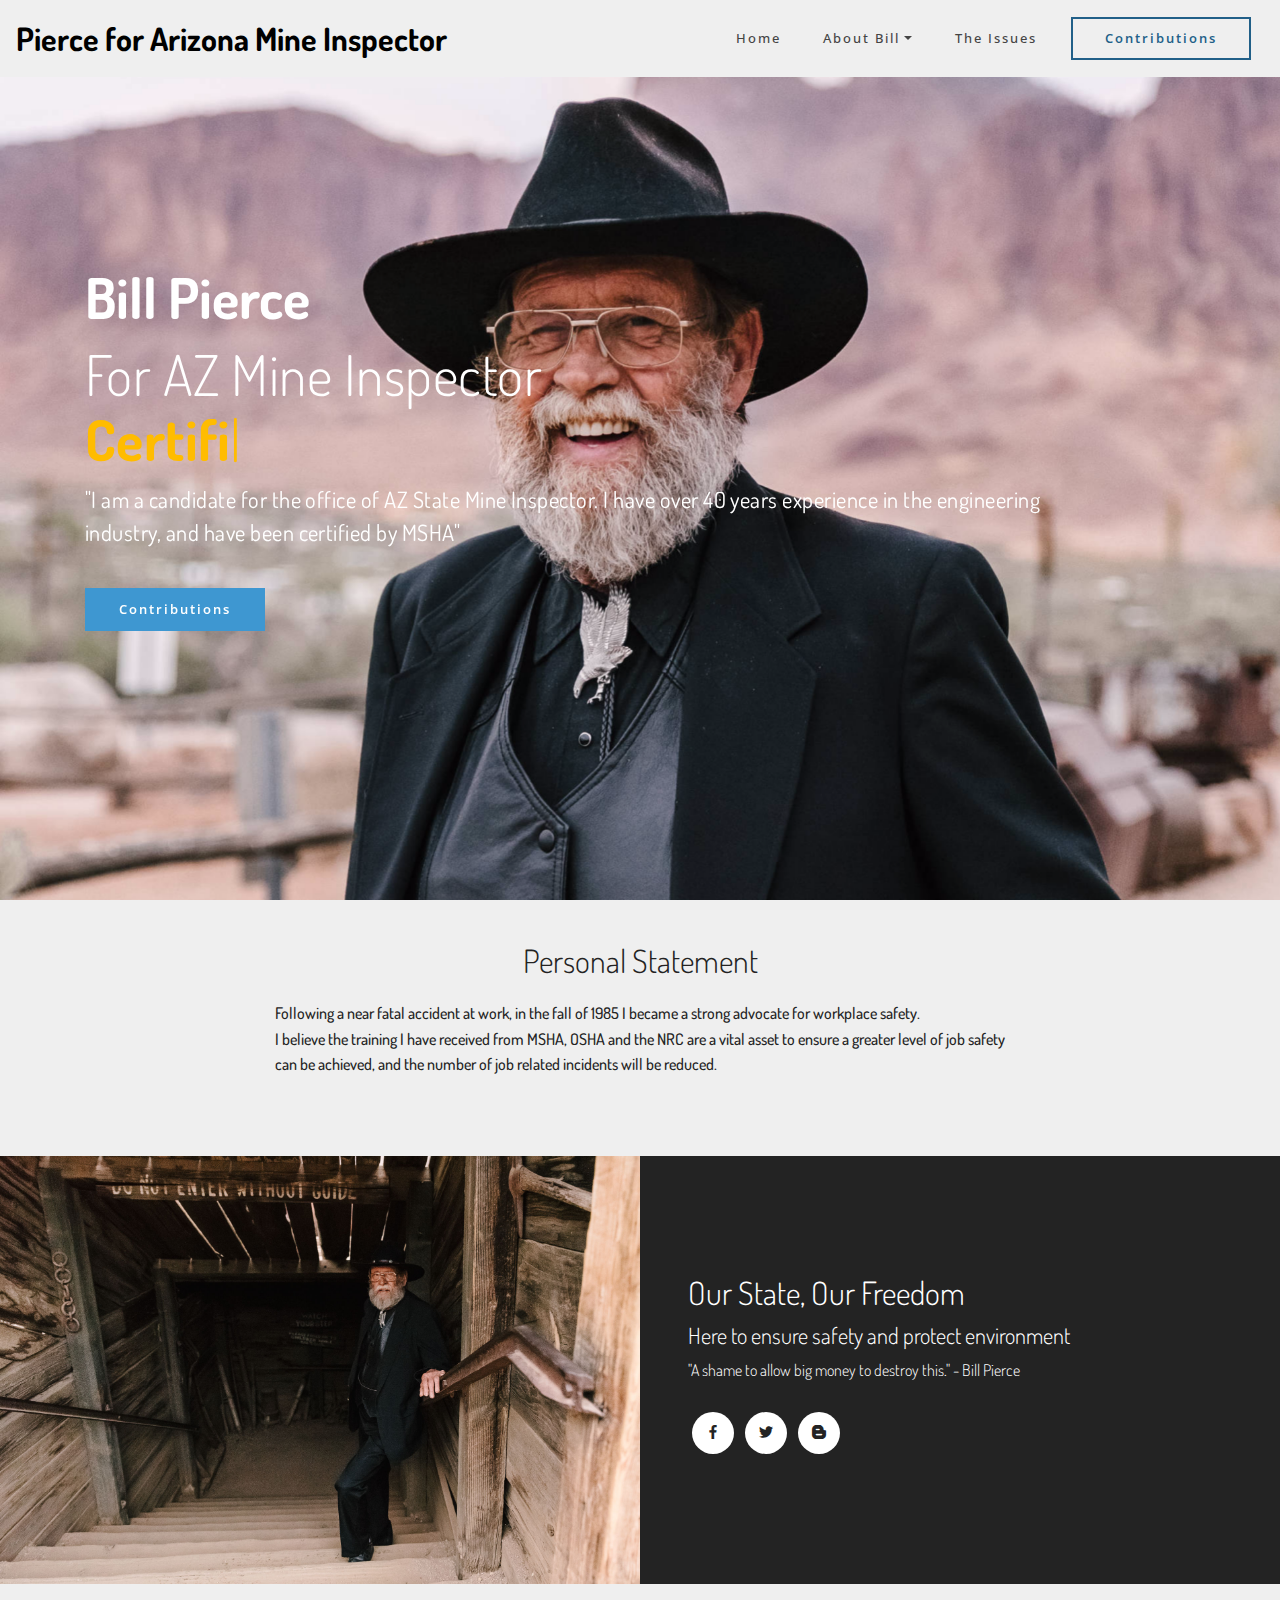
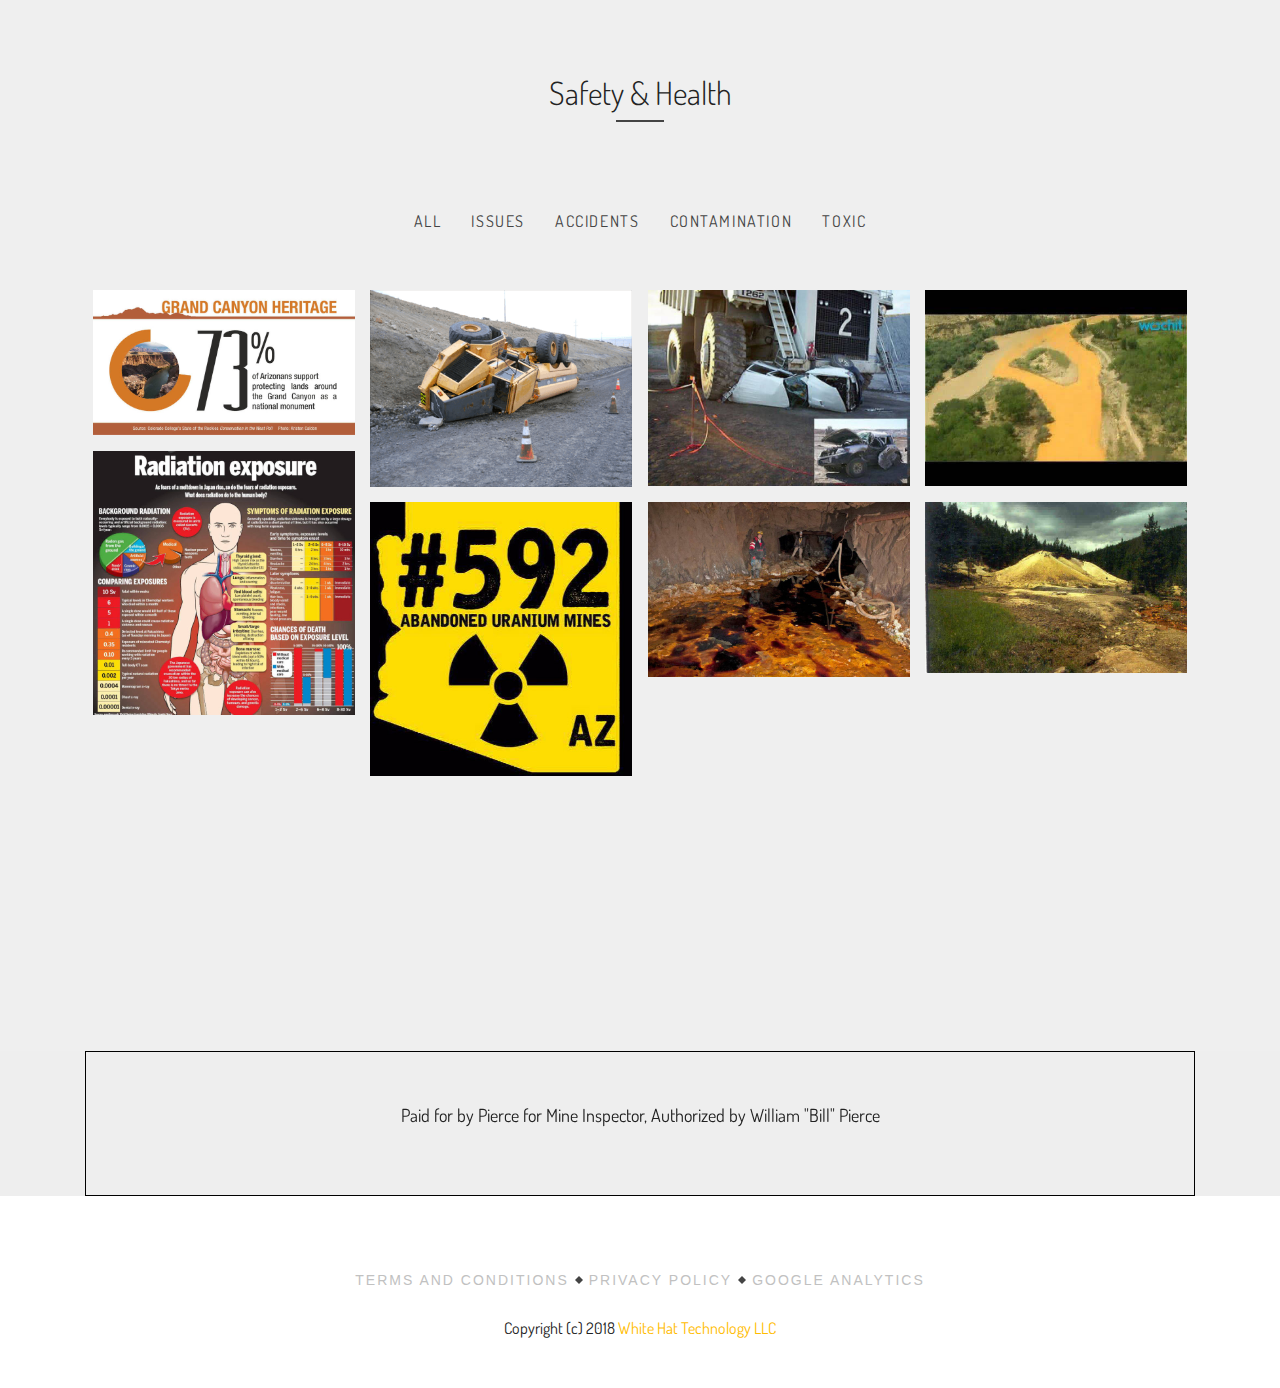
<file: index.html>
<!DOCTYPE html>
<html >
<head>
  <!-- Site made with Mobirise Website Builder v4.8.1, https://mobirise.com -->
  <meta charset="UTF-8">
  <meta http-equiv="X-UA-Compatible" content="IE=edge">
  <meta name="generator" content="Mobirise v4.8.1, mobirise.com">
  <meta name="viewport" content="width=device-width, initial-scale=1, minimum-scale=1">
  <link rel="shortcut icon" href="assets/images/logo3.png" type="image/x-icon">
  <meta name="description" content="">
  <title>Home</title>
  <link rel="stylesheet" href="assets/web/assets/mobirise-icons/mobirise-icons.css">
  <link rel="stylesheet" href="assets/tether/tether.min.css">
  <link rel="stylesheet" href="assets/bootstrap/css/bootstrap.min.css">
  <link rel="stylesheet" href="assets/bootstrap/css/bootstrap-grid.min.css">
  <link rel="stylesheet" href="assets/bootstrap/css/bootstrap-reboot.min.css">
  <link rel="stylesheet" href="assets/facebook-plugin/style.css">
  <link rel="stylesheet" href="assets/socicon/css/styles.css">
  <link rel="stylesheet" href="assets/dropdown/css/style.css">
  <link rel="stylesheet" href="https://netdna.bootstrapcdn.com/font-awesome/4.0.3/css/font-awesome.css">
  <link rel="stylesheet" href="assets/social-feed-plugin/jquery.socialfeed.css">
  <link rel="stylesheet" href="assets/social-feed-plugin/style.css">
  <link rel="stylesheet" href="assets/theme/css/style.css">
  <link rel="stylesheet" href="assets/gallery/style.css">
  <link rel="stylesheet" href="assets/mobirise/css/mbr-additional.css" type="text/css">
  
  
  
</head>
<body>

<!-- Google Analytics -->
<!-- Global site tag (gtag.js) - Google Analytics -->
<script async src="https://www.googletagmanager.com/gtag/js?id=UA-115016310-4"></script>
<script>
  window.dataLayer = window.dataLayer || [];
  function gtag(){dataLayer.push(arguments);}
  gtag('js', new Date());

  gtag('config', 'UA-115016310-4');
</script>

<!-- /Google Analytics -->


  <section class="menu cid-qOWlimD8Yb" once="menu" id="menu2-0">

    
    

    <nav class="navbar navbar-dropdown navbar-fixed-top navbar-expand-lg">
        <div class="navbar-brand">
            
            <span class="navbar-caption-wrap"><a class="navbar-caption text-black display-2" href="index.html">
                    Pierce for Arizona Mine Inspector 
                </a></span>
        </div>
        <button class="navbar-toggler" type="button" data-toggle="collapse" data-target="#navbarSupportedContent" aria-controls="navbarNavAltMarkup" aria-expanded="false" aria-label="Toggle navigation">
            <div class="hamburger">
                <span></span>
                <span></span>
                <span></span>
                <span></span>
            </div>
        </button>
      <div class="collapse navbar-collapse" id="navbarSupportedContent">
            <ul class="navbar-nav nav-dropdown" data-app-modern-menu="true"><li class="nav-item">
                    <a class="nav-link link text-danger display-4" href="index.html">Home</a>
                </li>
                <li class="nav-item dropdown">
                    <a class="nav-link link dropdown-toggle text-danger display-4" href="https://mobirise.com" data-toggle="dropdown-submenu" aria-expanded="false">About Bill</a><div class="dropdown-menu"><a class="dropdown-item text-danger display-4" href="FamilyLife.html">Family Life</a><a class="dropdown-item text-danger display-4" href="MineInspectorInfo.html" aria-expanded="false">Mine Inspetor Info</a><a class="dropdown-item text-danger display-4" href="MyQualifications.html" aria-expanded="false">My Qualifications</a><a class="dropdown-item text-danger display-4" href="Videos.html" aria-expanded="false">Video Gallery</a><a class="text-danger dropdown-item display-4" href="MineInspectorBlog.html" aria-expanded="true">Blog<br></a></div>
                </li>
                <li class="nav-item">
                    <a class="nav-link link text-danger display-4" href="index.html#gallery1-2">The Issues</a>
                </li></ul>
            <div class="navbar-buttons mbr-section-btn"><a class="btn btn-md btn-secondary-outline display-4" href="https://secure.actblue.com/donate/pierce-for-mine-inspector-1" target="_blank">Contributions</a></div>
      </div>
    </nav>
</section>

<section class="header2 cid-qOWu2Dp7Q0 mbr-fullscreen mbr-parallax-background" id="header2-a">

    

    

    <div class="container">
        <div class="row">
            <div class="mbr-white col-md-12">
                <h1 class="mbr-section-title mbr-white mbr-bold mbr-fonts-style display-1">Bill Pierce</h1>
                <div class="typed-text pb-3 display-1">
                    <span class="mbr-section-subtitle mbr-fonts-style mbr-white display-1">For AZ Mine Inspector<br></span>
                    <span>
                      <span class="animated-element mbr-bold" data-word1="Certified" data-word2="Experienced" data-word3="Committed" data-speed="50">
                      </span>
                    </span>
                </div>
                <p class="mbr-section-text mbr-fonts-style display-5">"I am a candidate for the office of AZ State Mine Inspector. I have over 40 years experience in the engineering <br>industry, and have been certified by MSHA"</p>
                <div class="pt-3 mbr-section-btn"><a class="btn btn-md btn-secondary display-4" type="submit" href="https://secure.actblue.com/donate/pierce-for-mine-inspector-1" target="_blank">Contributions</a></div>
            </div>
        </div>
    </div>
    
</section>

<section class="mbr-section content2 cid-qOWwJ18RwY" id="content2-c">

    

    <div class="container">
        <div class="row justify-content-center">
            <div class="col-md-8 col-sm-12 text-section">
                <h1 class="mbr-fonts-style mbr-title align-left pb-3 display-2">Personal Statement<br></h1>
                <h1 class="mbr-fonts-style mbr-text align-left display-7">Following a near fatal accident at work, in the fall of 1985 I became a strong advocate for workplace safety.
<div>I believe the training I have received from MSHA, OSHA and the NRC are a vital asset to ensure a greater level of job safety can be achieved, and the number of job related incidents will be reduced.
</div><div><br></div></h1>
            </div>
        </div>
    </div>
</section>

<section class="cid-qOYD9djyVG" id="features6-e">

    

    
    <div class="container-fluid">
        <div class="row align-items-center content-row">
          <div class="col-lg-6 wrap-block">
              <h1 class="mbr-section-title mbr-fonts-style mbr-light mbr-white display-2">Our State, Our Freedom</h1>
              <h2 class="mbr-section-subtitle mbr-fonts-style mbr-light mbr-white display-5">Here to ensure safety and protect environment
</h2>
              <h3 class="mbr-text mbr-fonts-style mbr-light mbr-white display-7">"A shame to allow big money to destroy this." - Bill Pierce&nbsp;</h3>
            
            <div class="social-media col-md-12 col-sm-12">
                <ul class="social-list">
                    <li>
                      <a class="icon-transition" href="https://www.facebook.com/BillPierceAz/" target="_blank">
                        <span class="mbr-iconfont socicon-facebook socicon"></span>
                      </a>
                    </li>
                    <li>
                      <a class="icon-transition" href="https://twitter.com/BillPierceAZ" target="_blank">
                        <span class="mbr-iconfont socicon-twitter socicon" style=""></span>
                      </a>
                    </li>
                    <li>
                      <a class="icon-transition" href="MineInspectorBlog.html">
                        <span class="mbr-iconfont socicon-blogger socicon"></span>
                      </a>
                    </li>
                    
                    
                 </ul>
            </div>
          </div>
          <div class="col-lg-6 photo-split">
              <img src="assets/images/bill-pierce-campaign-photos-114-1904x1271.jpg" alt="" title="">
          </div>
      </div>
    </div>
</section>

<section class="mbr-gallery mbr-slider-carousel cid-qOWln5mCV9" id="gallery1-2">

    
    <div class="container">
        <div class="row justify-content-center">
            <div class="col-sm-10">
                <h2 class="mbr-section-title mbr-fonts-styl align-center display-2">Safety &amp; Health<br></h2>
                <div class="underline align-center">
                    <div class="line"></div>
                </div>
                <h3 class="mbr-section-subtitle mbr-light mbr-fonts-style pt-3 align-center display-5"></h3>
            </div>
        </div>
    </div>
    <div class="container">
        <div class="pt-5"><!-- Filter --><div class="mbr-gallery-filter container gallery-filter-active"><ul buttons="0"><li class="mbr-gallery-filter-all"><a class="btn btn-md btn-primary-outline active display-7" href="">All</a></li></ul></div><!-- Gallery --><div class="mbr-gallery-row"><div class="mbr-gallery-layout-default"><div><div><div class="mbr-gallery-item mbr-gallery-item--p1" data-video-url="false" data-tags="Issues"><div href="#lb-gallery1-2" data-slide-to="0" data-toggle="modal"><img src="assets/images/27710043-1862871470424672-1077522731439087601-o-1875x1042-800x445.jpg" alt=""><span class="icon-focus"></span><span class="mbr-gallery-title mbr-fonts-style display-7">The Grand Canyon is important to Arizonians and their political party does nt seem to matter. This issue is non-partisan.</span></div></div><div class="mbr-gallery-item mbr-gallery-item--p1" data-video-url="false" data-tags="Accidents"><div href="#lb-gallery1-2" data-slide-to="1" data-toggle="modal"><img src="assets/images/24176780-1791811124197374-8446377571301419973-n-400x301-400x301.png" alt=""><span class="icon-focus"></span><span class="mbr-gallery-title mbr-fonts-style display-7">Tanker trucks can flip easily due to the fluid nature of the liquid inside the tank shifting.&nbsp;<br></span></div></div><div class="mbr-gallery-item mbr-gallery-item--p1" data-video-url="false" data-tags="Accidents"><div href="#lb-gallery1-2" data-slide-to="2" data-toggle="modal"><img src="assets/images/24174321-1791807594197727-7647047894576081355-n-640x480-640x480.jpg" alt=""><span class="icon-focus"></span><span class="mbr-gallery-title mbr-fonts-style display-7">Existing site near the Grand Canyon</span></div></div><div class="mbr-gallery-item mbr-gallery-item--p1" data-video-url="false" data-tags="Contamination"><div href="#lb-gallery1-2" data-slide-to="3" data-toggle="modal"><img src="assets/images/23472003-1767606196617867-8519566074595833441-n-480x360-480x360.jpg" alt=""><span class="icon-focus"></span><span class="mbr-gallery-title mbr-fonts-style display-7">Toxic uranium spill, Church Rock N.M. 1979</span></div></div><div class="mbr-gallery-item mbr-gallery-item--p1" data-video-url="false" data-tags="Toxic"><div href="#lb-gallery1-2" data-slide-to="4" data-toggle="modal"><img src="assets/images/22861802-1754390477939439-5870135192619738835-o-1235x1247-800x808.jpg" alt=""><span class="icon-focus"></span><span class="mbr-gallery-title mbr-fonts-style display-7">Radiation can cause all kinds of health problems</span></div></div><div class="mbr-gallery-item mbr-gallery-item--p1" data-video-url="false" data-tags="Contamination"><div href="#lb-gallery1-2" data-slide-to="5" data-toggle="modal"><img src="assets/images/24173579-1785960084782478-6610145295212287023-o-1024x683-800x534.jpg" alt=""><span class="icon-focus"></span><span class="mbr-gallery-title mbr-fonts-style display-7">Inside an abandoned uranium mine</span></div></div><div class="mbr-gallery-item mbr-gallery-item--p1" data-video-url="false" data-tags="Contamination"><div href="#lb-gallery1-2" data-slide-to="6" data-toggle="modal"><img src="assets/images/23471904-1767629273282226-1210609732677477103-n-802x524-800x523.jpg" alt=""><span class="icon-focus"></span><span class="mbr-gallery-title mbr-fonts-style display-7">uranium left after mine closure.</span></div></div><div class="mbr-gallery-item mbr-gallery-item--p1" data-video-url="false" data-tags="Toxic"><div href="#lb-gallery1-2" data-slide-to="7" data-toggle="modal"><img src="assets/images/23130699-1760357927342694-9080719662160022245-n-479x740-478x500.jpg" alt=""><span class="icon-focus"></span><span class="mbr-gallery-title mbr-fonts-style display-7">The abandoned uranium mines is still going up, The last count I saw was...</span></div></div></div></div><div class="clearfix"></div></div></div><!-- Lightbox --><div data-app-prevent-settings="" class="mbr-slider modal fade carousel slide" tabindex="-1" data-keyboard="true" data-interval="false" id="lb-gallery1-2"><div class="modal-dialog"><div class="modal-content"><div class="modal-body"><div class="carousel-inner"><div class="carousel-item"><img src="assets/images/27710043-1862871470424672-1077522731439087601-o-1875x1042.jpg" alt=""></div><div class="carousel-item"><img src="assets/images/24176780-1791811124197374-8446377571301419973-n-400x301.png" alt=""></div><div class="carousel-item"><img src="assets/images/24174321-1791807594197727-7647047894576081355-n-640x480.jpg" alt=""></div><div class="carousel-item"><img src="assets/images/23472003-1767606196617867-8519566074595833441-n-480x360.jpg" alt=""></div><div class="carousel-item"><img src="assets/images/22861802-1754390477939439-5870135192619738835-o-1235x1247.jpg" alt=""></div><div class="carousel-item active"><img src="assets/images/24173579-1785960084782478-6610145295212287023-o-1024x683.jpg" alt=""></div><div class="carousel-item"><img src="assets/images/23471904-1767629273282226-1210609732677477103-n-802x524.jpg" alt=""></div><div class="carousel-item"><img src="assets/images/23130699-1760357927342694-9080719662160022245-n-479x740.jpg" alt=""></div></div><a class="carousel-control carousel-control-prev" role="button" data-slide="prev" href="#lb-gallery1-2"><span class="mbri-left mbr-iconfont" aria-hidden="true"></span><span class="sr-only">Previous</span></a><a class="carousel-control carousel-control-next" role="button" data-slide="next" href="#lb-gallery1-2"><span class="mbri-right mbr-iconfont" aria-hidden="true"></span><span class="sr-only">Next</span></a><a class="close" href="#" role="button" data-dismiss="modal"><span class="sr-only">Close</span></a></div></div></div></div></div>
    </div>
</section>

<div id="custom-html-2e" custom-code="true" data-rv-view="46"><script type="text/javascript" defer src="//www.123formbuilder.com/embed/3963460.js" data-role="form" data-default-width="650px"></script></div>

<section class="mbr-social-feed loading" id="feed-1a" data-facebook="BillPierceAz" data-twitter="BillPierceAZ" data-google="" data-posts="3" data-youtube="" data-rv-view="47" style="background-color: rgb(239, 239, 239); padding-top: 40px; padding-bottom: 40px;">
    
    <img class="social-feed-container-loading" alt="" src="assets/images/loading.svg">
    <div class="social-feed-container">
    </div>
</section>

<section class="mbr-section mbr-section__comments" id="facebook-comments-block-g" data-rv-view="49" style="background-color: rgb(239, 239, 239); padding-top: 3rem; padding-bottom: 3rem;">
         
    <div class="mbr-section__container mbr-section__container--isolated addons-container">
        <div class="addons-row">
            <div class="addons-container-inner"><div class="facebookPlaceholder" data-numposts="5"><h2>FACEBOOK COMMENTS WILL BE SHOWN ONLY WHEN YOUR SITE IS ONLINE</h2> <img src="assets/images/facebook-comments.jpg"></div></div>
            
           
        </div>
    </div>
</section>

<div id="custom-html-1s" custom-code="true" data-rv-view="51"><section class="mbr-section" data-rv-view="41">
   <div class="mbr-section__container container mbr-section__container--isolated">
             
           <div class="clearbox"><p>Paid for by Pierce for Mine Inspector, Authorized by William "Bill" Pierce</p></div>   
   </div>
</section></div>

<section class="cid-qPTDwUd3is" id="footer1-13">

    

    
       <div class="container text-center">
            <div class="col-md-12 col-sm-12">
              
            </div>
            
            <div class="row justify-content-center">
                <ul class="foot-menu">
                    
                    
                    
                    
                    
                <li class="foot-menu-item mbr-fonts-style display-7">
                        <a href="assets/files/Pierce for Mine Inspector - Terms & Conditions.pdf" class="text-warning" target="_blank">
                            TERMS AND CONDITIONS
                        </a>
                    </li><li class="foot-menu-item mbr-fonts-style display-7">
                        <a href="assets/files/Pierce for Mine Inspector - Privacy Policy.pdf" class="text-warning" target="_blank">
                            PRIVACY POLICY
                        </a>
                        <div class="rhombus"></div>
                    </li><li class="foot-menu-item mbr-fonts-style display-7">
                        <a href="https://www.google.com/analytics/analytics/#?modal_active=none" class="text-warning" target="_blank">
                            GOOGLE ANALYTICS
                        </a>
                        <div class="rhombus"></div>
                    </li></ul>
            </div>
            <div class="row">
                <p class="footer-text col-md-12 col-sm-12 mbr-fonts-style mbr-text display-7">Copyright (c) 2018 <a href="http://www.whitehattechnology.com" target="_blank">White Hat Technology LLC</a></p>
            </div>
       </div>

</section>


  <script src="assets/web/assets/jquery/jquery.min.js"></script>
  <script src="assets/popper/popper.min.js"></script>
  <script src="assets/tether/tether.min.js"></script>
  <script src="assets/bootstrap/js/bootstrap.min.js"></script>
  <script src="https://connect.facebook.net/en_US/sdk.js#xfbml=1&version=v2.5"></script>
  <script src="https://apis.google.com/js/plusone.js"></script>
  <script src="assets/facebook-plugin/facebook-script.js"></script>
  <script src="assets/typed/typed.min.js"></script>
  <script src="assets/parallax/jarallax.min.js"></script>
  <script src="assets/viewportchecker/jquery.viewportchecker.js"></script>
  <script src="assets/masonry/masonry.pkgd.min.js"></script>
  <script src="assets/imagesloaded/imagesloaded.pkgd.min.js"></script>
  <script src="assets/sociallikes/social-likes.js"></script>
  <script src="assets/touchswipe/jquery.touch-swipe.min.js"></script>
  <script src="assets/smoothscroll/smooth-scroll.js"></script>
  <script src="assets/dropdown/js/script.min.js"></script>
  <script src="assets/bootstrapcarouselswipe/bootstrap-carousel-swipe.js"></script>
  <script src="assets/social-feed-plugin/codebird.min.js"></script>
  <script src="assets/social-feed-plugin/moment.js"></script>
  <script src="assets/social-feed-plugin/en-gb.js"></script>
  <script src="assets/social-feed-plugin/doT.js"></script>
  <script src="assets/social-feed-plugin/jquery.socialfeed.js"></script>
  <script src="assets/social-feed-plugin/main.js"></script>
  <script src="assets/theme/js/script.js"></script>
  <script src="assets/gallery/player.min.js"></script>
  <script src="assets/gallery/script.js"></script>
  
  
</body>
</html>
</file>
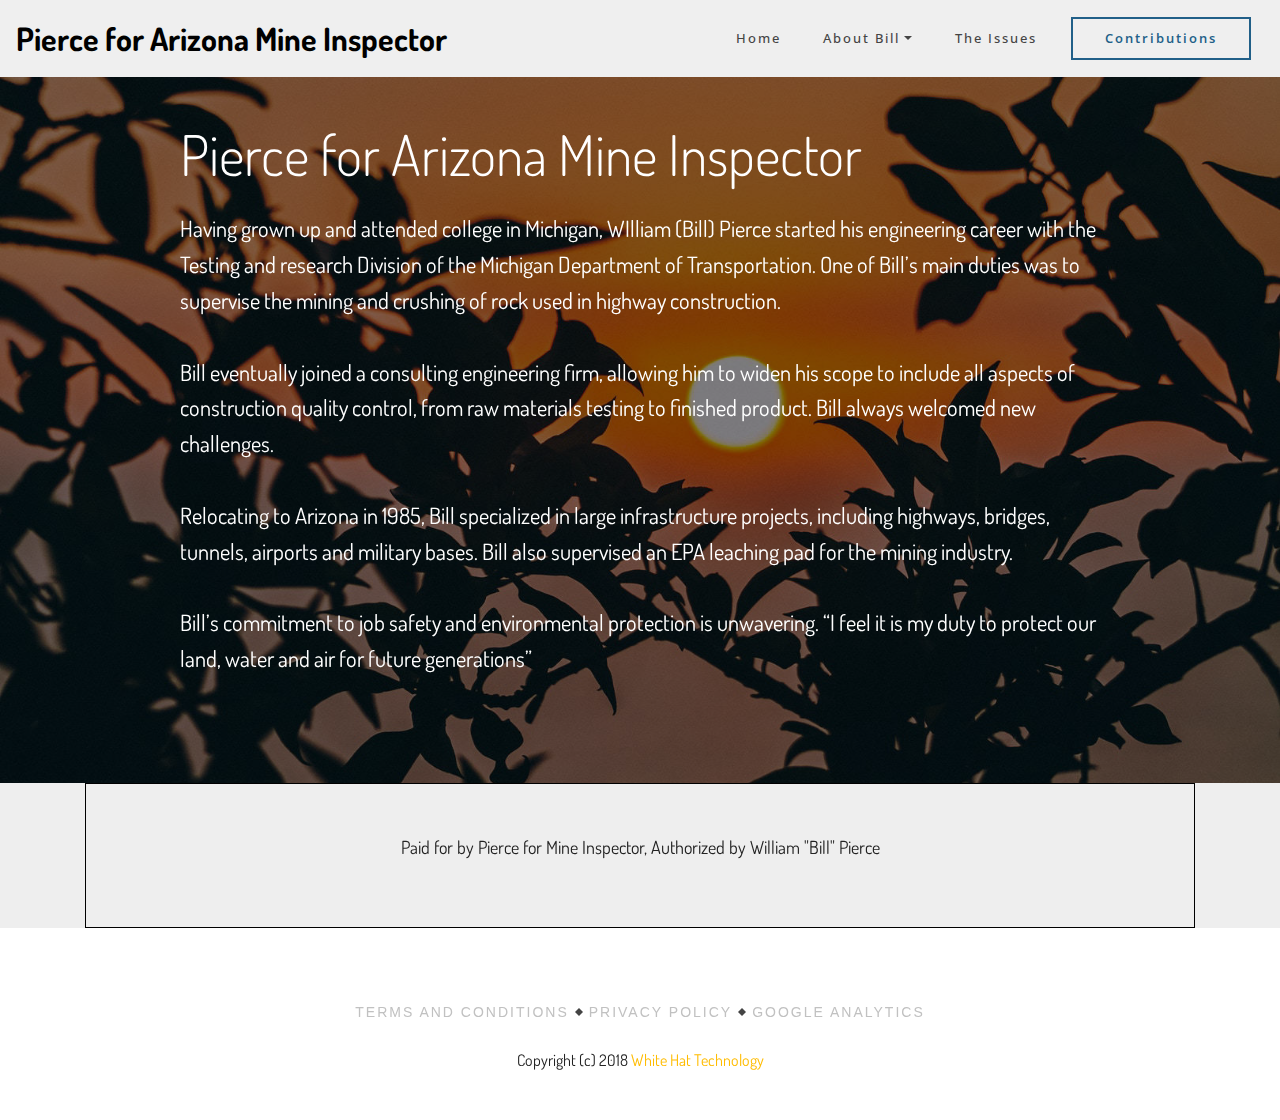
<file: FamilyLife.html>
<!DOCTYPE html>
<html >
<head>
  <!-- Site made with Mobirise Website Builder v4.8.1, https://mobirise.com -->
  <meta charset="UTF-8">
  <meta http-equiv="X-UA-Compatible" content="IE=edge">
  <meta name="generator" content="Mobirise v4.8.1, mobirise.com">
  <meta name="viewport" content="width=device-width, initial-scale=1, minimum-scale=1">
  <link rel="shortcut icon" href="assets/images/logo3.png" type="image/x-icon">
  <meta name="description" content="">
  <title>Family Life</title>
  <link rel="stylesheet" href="assets/web/assets/mobirise-icons/mobirise-icons.css">
  <link rel="stylesheet" href="assets/tether/tether.min.css">
  <link rel="stylesheet" href="assets/bootstrap/css/bootstrap.min.css">
  <link rel="stylesheet" href="assets/bootstrap/css/bootstrap-grid.min.css">
  <link rel="stylesheet" href="assets/bootstrap/css/bootstrap-reboot.min.css">
  <link rel="stylesheet" href="assets/socicon/css/styles.css">
  <link rel="stylesheet" href="assets/dropdown/css/style.css">
  <link rel="stylesheet" href="assets/theme/css/style.css">
  <link rel="stylesheet" href="assets/mobirise/css/mbr-additional.css" type="text/css">
  
  
  
</head>
<body>

<!-- Google Analytics -->
<!-- Global site tag (gtag.js) - Google Analytics -->
<script async src="https://www.googletagmanager.com/gtag/js?id=UA-115016310-4"></script>
<script>
  window.dataLayer = window.dataLayer || [];
  function gtag(){dataLayer.push(arguments);}
  gtag('js', new Date());

  gtag('config', 'UA-115016310-4');
</script>

<!-- /Google Analytics -->


  <section class="menu cid-qOWlimD8Yb" once="menu" id="menu2-i">

    
    

    <nav class="navbar navbar-dropdown navbar-fixed-top navbar-expand-lg">
        <div class="navbar-brand">
            
            <span class="navbar-caption-wrap"><a class="navbar-caption text-black display-2" href="index.html">
                    Pierce for Arizona Mine Inspector 
                </a></span>
        </div>
        <button class="navbar-toggler" type="button" data-toggle="collapse" data-target="#navbarSupportedContent" aria-controls="navbarNavAltMarkup" aria-expanded="false" aria-label="Toggle navigation">
            <div class="hamburger">
                <span></span>
                <span></span>
                <span></span>
                <span></span>
            </div>
        </button>
      <div class="collapse navbar-collapse" id="navbarSupportedContent">
            <ul class="navbar-nav nav-dropdown" data-app-modern-menu="true"><li class="nav-item">
                    <a class="nav-link link text-danger display-4" href="index.html">Home</a>
                </li>
                <li class="nav-item dropdown">
                    <a class="nav-link link dropdown-toggle text-danger display-4" href="https://mobirise.com" data-toggle="dropdown-submenu" aria-expanded="false">About Bill</a><div class="dropdown-menu"><a class="dropdown-item text-danger display-4" href="FamilyLife.html">Family Life</a><a class="dropdown-item text-danger display-4" href="MineInspectorInfo.html" aria-expanded="false">Mine Inspetor Info</a><a class="dropdown-item text-danger display-4" href="MyQualifications.html" aria-expanded="false">My Qualifications</a><a class="dropdown-item text-danger display-4" href="Videos.html" aria-expanded="false">Video Gallery</a><a class="text-danger dropdown-item display-4" href="MineInspectorBlog.html" aria-expanded="true">Blog<br></a></div>
                </li>
                <li class="nav-item">
                    <a class="nav-link link text-danger display-4" href="index.html#gallery1-2">The Issues</a>
                </li></ul>
            <div class="navbar-buttons mbr-section-btn"><a class="btn btn-md btn-secondary-outline display-4" href="https://secure.actblue.com/donate/pierce-for-mine-inspector-1" target="_blank">Contributions</a></div>
      </div>
    </nav>
</section>

<section class="header4 cid-qPSNnKIXts mbr-parallax-background" id="header4-j">
    
    

    <div class="mbr-overlay" style="opacity: 0.5; background-color: rgb(0, 0, 0);">
    </div> 
    <div class="container">
        <div class="row justify-content-center">
            <div class=" col-md-10 content">
                <h1 class="mbr-section-title mbr-light pb-3 mbr-white mbr-fonts-style display-1">Pierce for Arizona Mine Inspector &nbsp; &nbsp; &nbsp; &nbsp; &nbsp; &nbsp; &nbsp; &nbsp; &nbsp;</h1>
                <p class="mbr-text mbr-fonts-style mbr-white display-5">Having grown up and attended college in Michigan, WIlliam (Bill) Pierce started his engineering career with the Testing and research Division of the Michigan Department of Transportation.  One of Bill’s main duties was to supervise the mining and crushing of rock used in highway construction.
<br>
<br>Bill eventually joined a consulting engineering firm, allowing him to widen his scope to include all aspects of construction quality control, from raw materials testing to finished product. Bill always welcomed new challenges. 
<br>
<br>Relocating to Arizona in 1985, Bill specialized in large infrastructure projects, including highways, bridges, tunnels, airports and military bases.  Bill also supervised an EPA leaching pad for the mining industry.
<br>
<br>Bill’s commitment to job safety and environmental protection is unwavering.  “I feel it is my duty to protect our land, water and air for future generations”&nbsp;<br></p>
            </div>
        </div>
    </div>
    
</section>

<div id="custom-html-1f" custom-code="true" data-rv-view="111"><section class="mbr-section" data-rv-view="41">
   <div class="mbr-section__container container mbr-section__container--isolated">
             
           <div class="clearbox"><p>Paid for by Pierce for Mine Inspector, Authorized by William "Bill" Pierce</p></div>   
   </div>
</section></div>

<section class="cid-qQsKYHpmyA" id="footer1-1c">

    

    
       <div class="container text-center">
            <div class="col-md-12 col-sm-12">
              
            </div>
            
            <div class="row justify-content-center">
                <ul class="foot-menu">
                    
                    
                    
                    
                    
                <li class="foot-menu-item mbr-fonts-style display-7">
                        <a href="index.html" class="text-warning">
                            TERMS AND CONDITIONS
                        </a>
                    </li><li class="foot-menu-item mbr-fonts-style display-7">
                        <a href="index.html" class="text-warning">
                            PRIVACY POLICY
                        </a>
                        <div class="rhombus"></div>
                    </li><li class="foot-menu-item mbr-fonts-style display-7">
                        <a href="https://www.google.com/analytics/analytics/#?modal_active=none" class="text-warning" target="_blank">
                            GOOGLE ANALYTICS
                        </a>
                        <div class="rhombus"></div>
                    </li></ul>
            </div>
            <div class="row">
                <p class="footer-text col-md-12 col-sm-12 mbr-fonts-style mbr-text display-7">Copyright (c) 2018 <a href="https://www.whitehattechnology.com" target="_blank">White Hat Technology</a></p>
            </div>
       </div>

</section>


  <script src="assets/web/assets/jquery/jquery.min.js"></script>
  <script src="assets/popper/popper.min.js"></script>
  <script src="assets/tether/tether.min.js"></script>
  <script src="assets/bootstrap/js/bootstrap.min.js"></script>
  <script src="assets/smoothscroll/smooth-scroll.js"></script>
  <script src="assets/touchswipe/jquery.touch-swipe.min.js"></script>
  <script src="assets/parallax/jarallax.min.js"></script>
  <script src="assets/sociallikes/social-likes.js"></script>
  <script src="assets/dropdown/js/script.min.js"></script>
  <script src="assets/theme/js/script.js"></script>
  
  
</body>
</html>
</file>
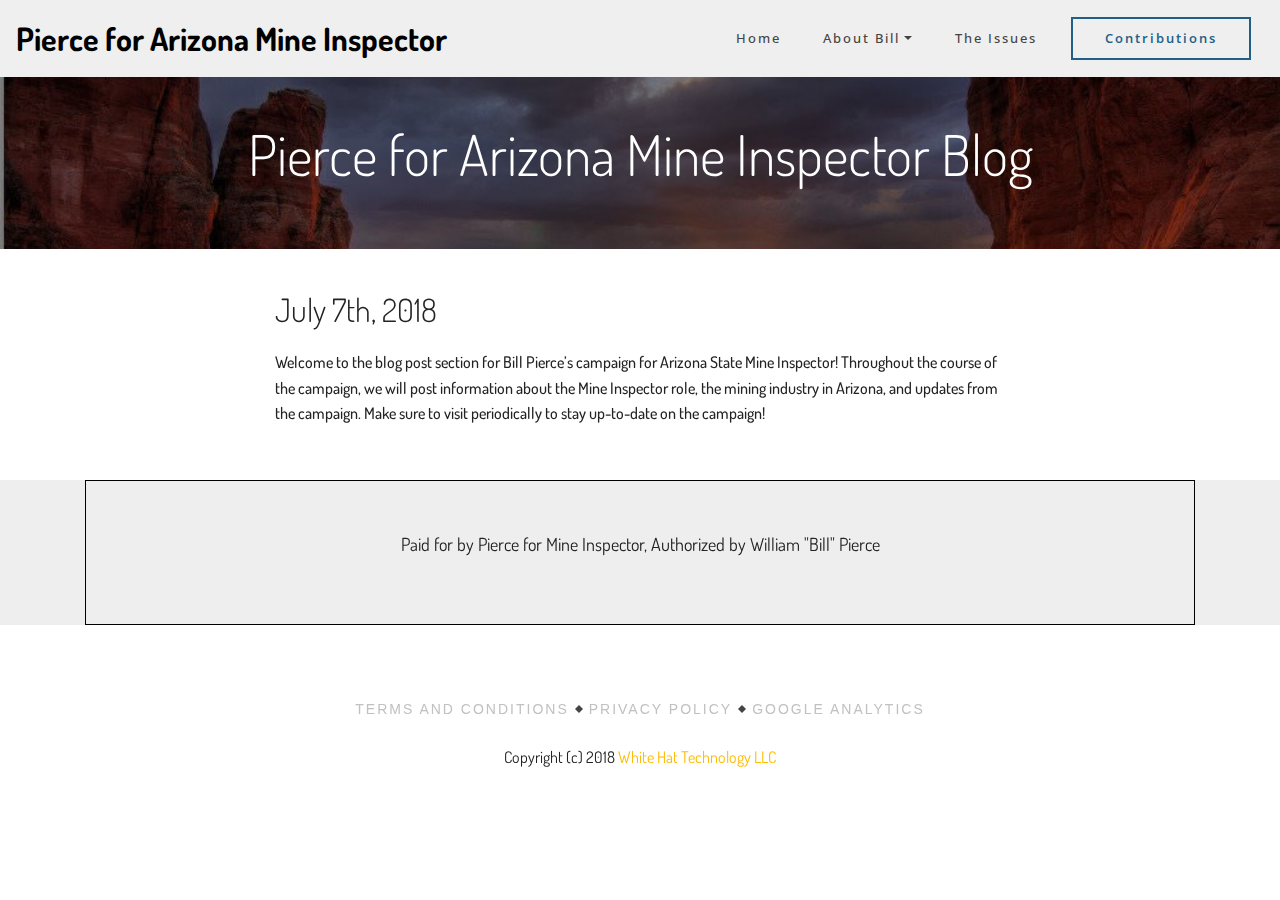
<file: MineInspectorBlog.html>
<!DOCTYPE html>
<html >
<head>
  <!-- Site made with Mobirise Website Builder v4.8.1, https://mobirise.com -->
  <meta charset="UTF-8">
  <meta http-equiv="X-UA-Compatible" content="IE=edge">
  <meta name="generator" content="Mobirise v4.8.1, mobirise.com">
  <meta name="viewport" content="width=device-width, initial-scale=1, minimum-scale=1">
  <link rel="shortcut icon" href="assets/images/logo3.png" type="image/x-icon">
  <meta name="description" content="">
  <title>Blog</title>
  <link rel="stylesheet" href="assets/web/assets/mobirise-icons/mobirise-icons.css">
  <link rel="stylesheet" href="assets/tether/tether.min.css">
  <link rel="stylesheet" href="assets/bootstrap/css/bootstrap.min.css">
  <link rel="stylesheet" href="assets/bootstrap/css/bootstrap-grid.min.css">
  <link rel="stylesheet" href="assets/bootstrap/css/bootstrap-reboot.min.css">
  <link rel="stylesheet" href="assets/dropdown/css/style.css">
  <link rel="stylesheet" href="assets/socicon/css/styles.css">
  <link rel="stylesheet" href="assets/theme/css/style.css">
  <link rel="stylesheet" href="assets/mobirise/css/mbr-additional.css" type="text/css">
  
  
  
</head>
<body>

<!-- Google Analytics -->
<!-- Global site tag (gtag.js) - Google Analytics -->
<script async src="https://www.googletagmanager.com/gtag/js?id=UA-115016310-4"></script>
<script>
  window.dataLayer = window.dataLayer || [];
  function gtag(){dataLayer.push(arguments);}
  gtag('js', new Date());

  gtag('config', 'UA-115016310-4');
</script>

<!-- /Google Analytics -->


  <section class="menu cid-qOWlimD8Yb" once="menu" id="menu2-1w">

    
    

    <nav class="navbar navbar-dropdown navbar-fixed-top navbar-expand-lg">
        <div class="navbar-brand">
            
            <span class="navbar-caption-wrap"><a class="navbar-caption text-black display-2" href="index.html">
                    Pierce for Arizona Mine Inspector 
                </a></span>
        </div>
        <button class="navbar-toggler" type="button" data-toggle="collapse" data-target="#navbarSupportedContent" aria-controls="navbarNavAltMarkup" aria-expanded="false" aria-label="Toggle navigation">
            <div class="hamburger">
                <span></span>
                <span></span>
                <span></span>
                <span></span>
            </div>
        </button>
      <div class="collapse navbar-collapse" id="navbarSupportedContent">
            <ul class="navbar-nav nav-dropdown" data-app-modern-menu="true"><li class="nav-item">
                    <a class="nav-link link text-danger display-4" href="index.html">Home</a>
                </li>
                <li class="nav-item dropdown">
                    <a class="nav-link link dropdown-toggle text-danger display-4" href="https://mobirise.com" data-toggle="dropdown-submenu" aria-expanded="false">About Bill</a><div class="dropdown-menu"><a class="dropdown-item text-danger display-4" href="FamilyLife.html">Family Life</a><a class="dropdown-item text-danger display-4" href="MineInspectorInfo.html" aria-expanded="false">Mine Inspetor Info</a><a class="dropdown-item text-danger display-4" href="MyQualifications.html" aria-expanded="false">My Qualifications</a><a class="dropdown-item text-danger display-4" href="Videos.html" aria-expanded="false">Video Gallery</a><a class="text-danger dropdown-item display-4" href="MineInspectorBlog.html" aria-expanded="true">Blog<br></a></div>
                </li>
                <li class="nav-item">
                    <a class="nav-link link text-danger display-4" href="index.html#gallery1-2">The Issues</a>
                </li></ul>
            <div class="navbar-buttons mbr-section-btn"><a class="btn btn-md btn-secondary-outline display-4" href="https://secure.actblue.com/donate/pierce-for-mine-inspector-1" target="_blank">Contributions</a></div>
      </div>
    </nav>
</section>

<section class="header4 cid-qWFpgLnPZi mbr-parallax-background" id="header4-1y">
    
    

    <div class="mbr-overlay" style="opacity: 0.5; background-color: rgb(0, 0, 0);">
    </div> 
    <div class="container">
        <div class="row justify-content-center">
            <div class=" col-md-10 content">
                <h1 class="mbr-section-title mbr-light pb-3 mbr-white mbr-fonts-style display-1">Pierce for Arizona Mine Inspector Blog</h1>
                <p class="mbr-text mbr-fonts-style mbr-white display-5"></p>
            </div>
        </div>
    </div>
    
</section>

<section class="mbr-section content2 cid-qWFp8apJiX" id="content2-1x">

    

    <div class="container">
        <div class="row justify-content-center">
            <div class="col-md-8 col-sm-12 text-section">
                <h1 class="mbr-fonts-style mbr-title align-left pb-3 display-2">July 7th, 2018<br></h1>
                <h1 class="mbr-fonts-style mbr-text align-left display-7">Welcome to the blog post section for Bill Pierce’s campaign for Arizona State Mine Inspector! Throughout the course of the campaign, we will post information about the Mine Inspector role, the mining industry in Arizona, and updates from the campaign. Make sure to visit periodically to stay up-to-date on the campaign!</h1>
            </div>
        </div>
    </div>
</section>

<div id="custom-html-1z" custom-code="true" data-rv-view="71"><section class="mbr-section" data-rv-view="41">
   <div class="mbr-section__container container mbr-section__container--isolated">
             
           <div class="clearbox"><p>Paid for by Pierce for Mine Inspector, Authorized by William "Bill" Pierce</p></div>   
   </div>
</section></div>

<section class="cid-qWFx0RI60y" id="footer1-21">

    

    
       <div class="container text-center">
            <div class="col-md-12 col-sm-12">
              
            </div>
            
            <div class="row justify-content-center">
                <ul class="foot-menu">
                    
                    
                    
                    
                    
                <li class="foot-menu-item mbr-fonts-style display-7">
                        <a href="assets/files/Pierce for Mine Inspector - Terms & Conditions.pdf" class="text-warning" target="_blank">
                            TERMS AND CONDITIONS
                        </a>
                    </li><li class="foot-menu-item mbr-fonts-style display-7">
                        <a href="assets/files/Pierce for Mine Inspector - Privacy Policy.pdf" class="text-warning" target="_blank">
                            PRIVACY POLICY
                        </a>
                        <div class="rhombus"></div>
                    </li><li class="foot-menu-item mbr-fonts-style display-7">
                        <a href="https://www.google.com/analytics/analytics/#?modal_active=none" class="text-warning" target="_blank">
                            GOOGLE ANALYTICS
                        </a>
                        <div class="rhombus"></div>
                    </li></ul>
            </div>
            <div class="row">
                <p class="footer-text col-md-12 col-sm-12 mbr-fonts-style mbr-text display-7">Copyright (c) 2018 <a href="http://www.whitehattechnology.com" target="_blank">White Hat Technology LLC</a></p>
            </div>
       </div>

</section>


  <script src="assets/web/assets/jquery/jquery.min.js"></script>
  <script src="assets/popper/popper.min.js"></script>
  <script src="assets/tether/tether.min.js"></script>
  <script src="assets/bootstrap/js/bootstrap.min.js"></script>
  <script src="assets/smoothscroll/smooth-scroll.js"></script>
  <script src="assets/dropdown/js/script.min.js"></script>
  <script src="assets/touchswipe/jquery.touch-swipe.min.js"></script>
  <script src="assets/sociallikes/social-likes.js"></script>
  <script src="assets/parallax/jarallax.min.js"></script>
  <script src="assets/theme/js/script.js"></script>
  
  
</body>
</html>
</file>
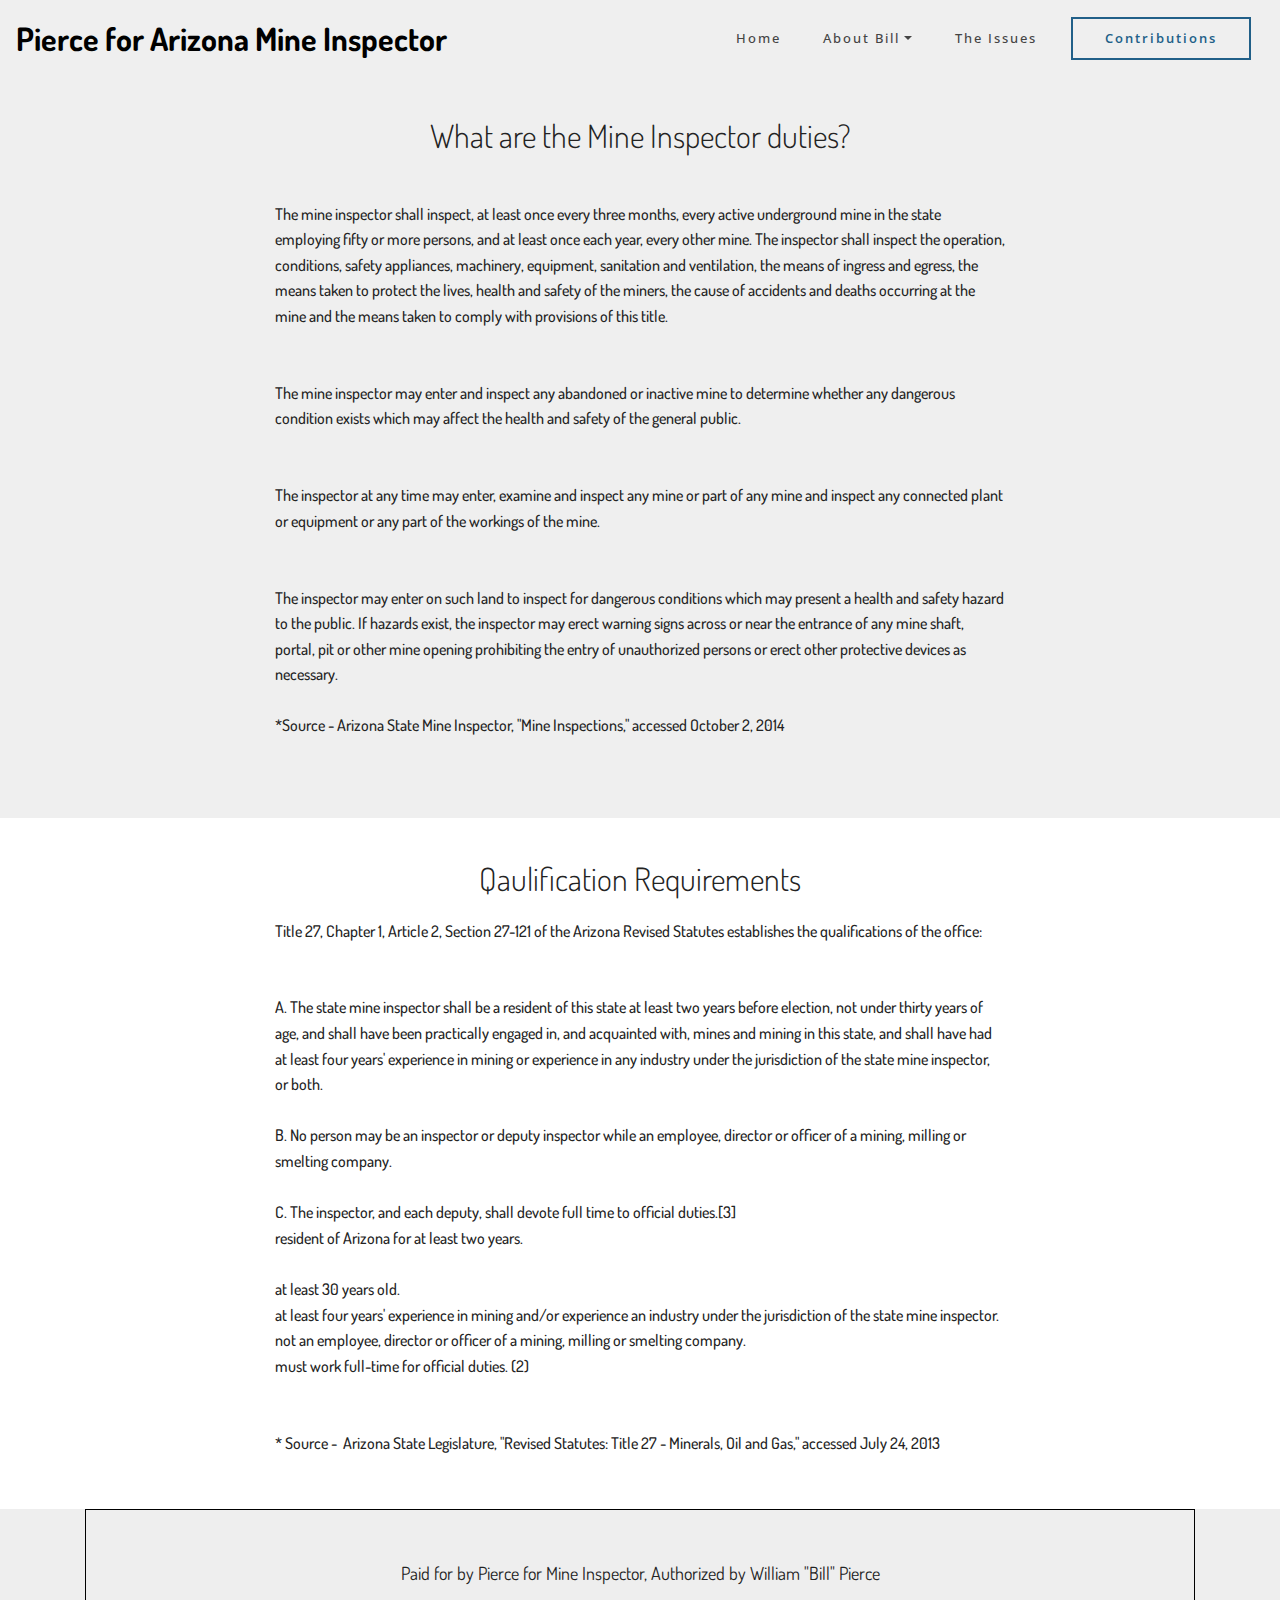
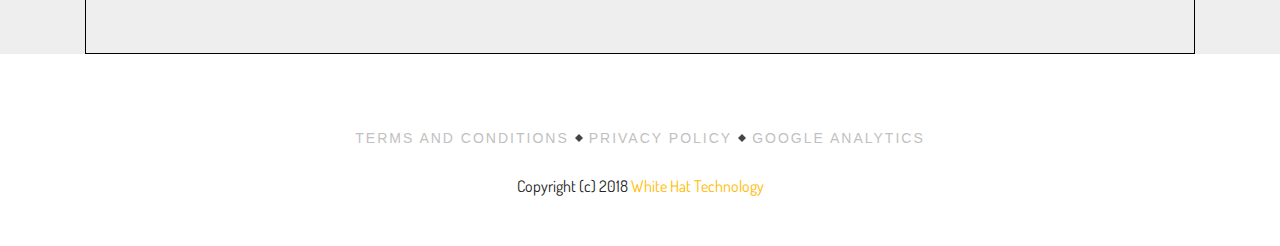
<file: MineInspectorInfo.html>
<!DOCTYPE html>
<html >
<head>
  <!-- Site made with Mobirise Website Builder v4.8.1, https://mobirise.com -->
  <meta charset="UTF-8">
  <meta http-equiv="X-UA-Compatible" content="IE=edge">
  <meta name="generator" content="Mobirise v4.8.1, mobirise.com">
  <meta name="viewport" content="width=device-width, initial-scale=1, minimum-scale=1">
  <link rel="shortcut icon" href="assets/images/logo3.png" type="image/x-icon">
  <meta name="description" content="">
  <title>Mine Inspector Info</title>
  <link rel="stylesheet" href="assets/tether/tether.min.css">
  <link rel="stylesheet" href="assets/bootstrap/css/bootstrap.min.css">
  <link rel="stylesheet" href="assets/bootstrap/css/bootstrap-grid.min.css">
  <link rel="stylesheet" href="assets/bootstrap/css/bootstrap-reboot.min.css">
  <link rel="stylesheet" href="assets/dropdown/css/style.css">
  <link rel="stylesheet" href="assets/socicon/css/styles.css">
  <link rel="stylesheet" href="assets/theme/css/style.css">
  <link rel="stylesheet" href="assets/mobirise/css/mbr-additional.css" type="text/css">
  
  
  
</head>
<body>

<!-- Google Analytics -->
<!-- Global site tag (gtag.js) - Google Analytics -->
<script async src="https://www.googletagmanager.com/gtag/js?id=UA-115016310-4"></script>
<script>
  window.dataLayer = window.dataLayer || [];
  function gtag(){dataLayer.push(arguments);}
  gtag('js', new Date());

  gtag('config', 'UA-115016310-4');
</script>

<!-- /Google Analytics -->


  <section class="menu cid-qPTyLnQ9pr" once="menu" id="menu2-10">

    
    

    <nav class="navbar navbar-dropdown navbar-fixed-top navbar-expand-lg">
        <div class="navbar-brand">
            
            <span class="navbar-caption-wrap"><a class="navbar-caption text-black display-2" href="index.html">
                    Pierce for Arizona Mine Inspector 
                </a></span>
        </div>
        <button class="navbar-toggler" type="button" data-toggle="collapse" data-target="#navbarSupportedContent" aria-controls="navbarNavAltMarkup" aria-expanded="false" aria-label="Toggle navigation">
            <div class="hamburger">
                <span></span>
                <span></span>
                <span></span>
                <span></span>
            </div>
        </button>
      <div class="collapse navbar-collapse" id="navbarSupportedContent">
            <ul class="navbar-nav nav-dropdown" data-app-modern-menu="true"><li class="nav-item">
                    <a class="nav-link link text-danger display-4" href="index.html">Home</a>
                </li>
                <li class="nav-item dropdown">
                    <a class="nav-link link dropdown-toggle text-danger display-4" href="https://mobirise.com" data-toggle="dropdown-submenu" aria-expanded="false">About Bill</a><div class="dropdown-menu"><a class="dropdown-item text-danger display-4" href="FamilyLife.html">Family Life</a><a class="dropdown-item text-danger display-4" href="MineInspectorInfo.html" aria-expanded="false">Mine Inspetor Info</a><a class="dropdown-item text-danger display-4" href="MyQualifications.html" aria-expanded="false">My Qualifications</a><a class="dropdown-item text-danger display-4" href="Videos.html" aria-expanded="false">Video Gallery</a><a class="text-danger dropdown-item display-4" href="MineInspectorBlog.html" aria-expanded="true">Blog<br></a></div>
                </li>
                <li class="nav-item">
                    <a class="nav-link link text-danger display-4" href="index.html#gallery1-2">The Issues</a>
                </li></ul>
            <div class="navbar-buttons mbr-section-btn"><a class="btn btn-md btn-secondary-outline display-4" href="https://secure.actblue.com/donate/pierce-for-mine-inspector-1" target="_blank">Contributions</a></div>
      </div>
    </nav>
</section>

<section class="mbr-section content2 cid-qPTyLlVI3M" id="content2-w">

    

    <div class="container">
        <div class="row justify-content-center">
            <div class="col-md-8 col-sm-12 text-section">
                <h1 class="mbr-fonts-style mbr-title align-left pb-3 display-2">What are the Mine Inspector duties?<br></h1>
                <h1 class="mbr-fonts-style mbr-text align-left display-7"><br>The mine inspector shall inspect, at least once every three months, every active underground mine in the state employing fifty or more persons, and at least once each year, every other mine. The inspector shall inspect the operation, conditions, safety appliances, machinery, equipment, sanitation and ventilation, the means of ingress and egress, the means taken to protect the lives, health and safety of the miners, the cause of accidents and deaths occurring at the mine and the means taken to comply with provisions of this title.
<div><br></div><br><div>The mine inspector may enter and inspect any abandoned or inactive mine to determine whether any dangerous condition exists which may affect the health and safety of the general public.
</div><div><br></div><br><div>The inspector at any time may enter, examine and inspect any mine or part of any mine and inspect any connected plant or equipment or any part of the workings of the mine.
</div><div><br></div><br><div>The inspector may enter on such land to inspect for dangerous conditions which may present a health and safety hazard to the public. If hazards exist, the inspector may erect warning signs across or near the entrance of any mine shaft, portal, pit or other mine opening prohibiting the entry of unauthorized persons or erect other protective devices as necessary.&nbsp;</div><br><div>*Source - Arizona State Mine Inspector, "Mine Inspections," accessed October 2, 2014</div><div><br></div></h1>
            </div>
        </div>
    </div>
</section>

<section class="mbr-section content2 cid-qPTyLmnFWV" id="content2-x">

    

    <div class="container">
        <div class="row justify-content-center">
            <div class="col-md-8 col-sm-12 text-section">
                <h1 class="mbr-fonts-style mbr-title align-left pb-3 display-2">Qaulification Requirements</h1>
                <h1 class="mbr-fonts-style mbr-text align-left display-7">Title 27, Chapter 1, Article 2, Section 27-121 of the Arizona Revised Statutes establishes the qualifications of the office:
<div>
</div><div><br></div><br><div>A. The state mine inspector shall be a resident of this state at least two years before election, not under thirty years of age, and shall have been practically engaged in, and acquainted with, mines and mining in this state, and shall have had at least four years' experience in mining or experience in any industry under the jurisdiction of the state mine inspector, or both.</div><br><div>
</div><div>B. No person may be an inspector or deputy inspector while an employee, director or officer of a mining, milling or smelting company.</div><br><div>
</div><div>
</div><div>C. The inspector, and each deputy, shall devote full time to official duties.[3]
</div><div>
</div><div>resident of Arizona for at least two years.</div><br><div>
</div><div>at least 30 years old.
</div><div>at least four years' experience in mining and/or experience an industry under the jurisdiction of the state mine inspector.
</div><div>not an employee, director or officer of a mining, milling or smelting company.
</div><div>must work full-time for official duties. (2)</div><div><br></div><br><div>* Source - &nbsp;Arizona State Legislature, "Revised Statutes: Title 27 - Minerals, Oil and Gas," accessed July 24, 2013</div></h1>
            </div>
        </div>
    </div>
</section>

<div id="custom-html-1h" custom-code="true" data-rv-view="142"><section class="mbr-section" data-rv-view="41">
   <div class="mbr-section__container container mbr-section__container--isolated">
             
           <div class="clearbox"><p>Paid for by Pierce for Mine Inspector, Authorized by William "Bill" Pierce</p></div>   
   </div>
</section></div>

<section class="cid-qQsL7yVALa" id="footer1-1e">

    

    
       <div class="container text-center">
            <div class="col-md-12 col-sm-12">
              
            </div>
            
            <div class="row justify-content-center">
                <ul class="foot-menu">
                    
                    
                    
                    
                    
                <li class="foot-menu-item mbr-fonts-style display-7">
                        <a href="index.html" class="text-warning">
                            TERMS AND CONDITIONS
                        </a>
                    </li><li class="foot-menu-item mbr-fonts-style display-7">
                        <a href="index.html" class="text-warning">
                            PRIVACY POLICY
                        </a>
                        <div class="rhombus"></div>
                    </li><li class="foot-menu-item mbr-fonts-style display-7">
                        <a href="https://www.google.com/analytics/analytics/#?modal_active=none" class="text-warning" target="_blank">
                            GOOGLE ANALYTICS
                        </a>
                        <div class="rhombus"></div>
                    </li></ul>
            </div>
            <div class="row">
                <p class="footer-text col-md-12 col-sm-12 mbr-fonts-style mbr-text display-7">Copyright (c) 2018 <a href="https://www.whitehattechnology.com" target="_blank">White Hat Technology</a></p>
            </div>
       </div>

</section>


  <script src="assets/web/assets/jquery/jquery.min.js"></script>
  <script src="assets/popper/popper.min.js"></script>
  <script src="assets/tether/tether.min.js"></script>
  <script src="assets/bootstrap/js/bootstrap.min.js"></script>
  <script src="assets/smoothscroll/smooth-scroll.js"></script>
  <script src="assets/dropdown/js/script.min.js"></script>
  <script src="assets/touchswipe/jquery.touch-swipe.min.js"></script>
  <script src="assets/sociallikes/social-likes.js"></script>
  <script src="assets/theme/js/script.js"></script>
  
  
</body>
</html>
</file>
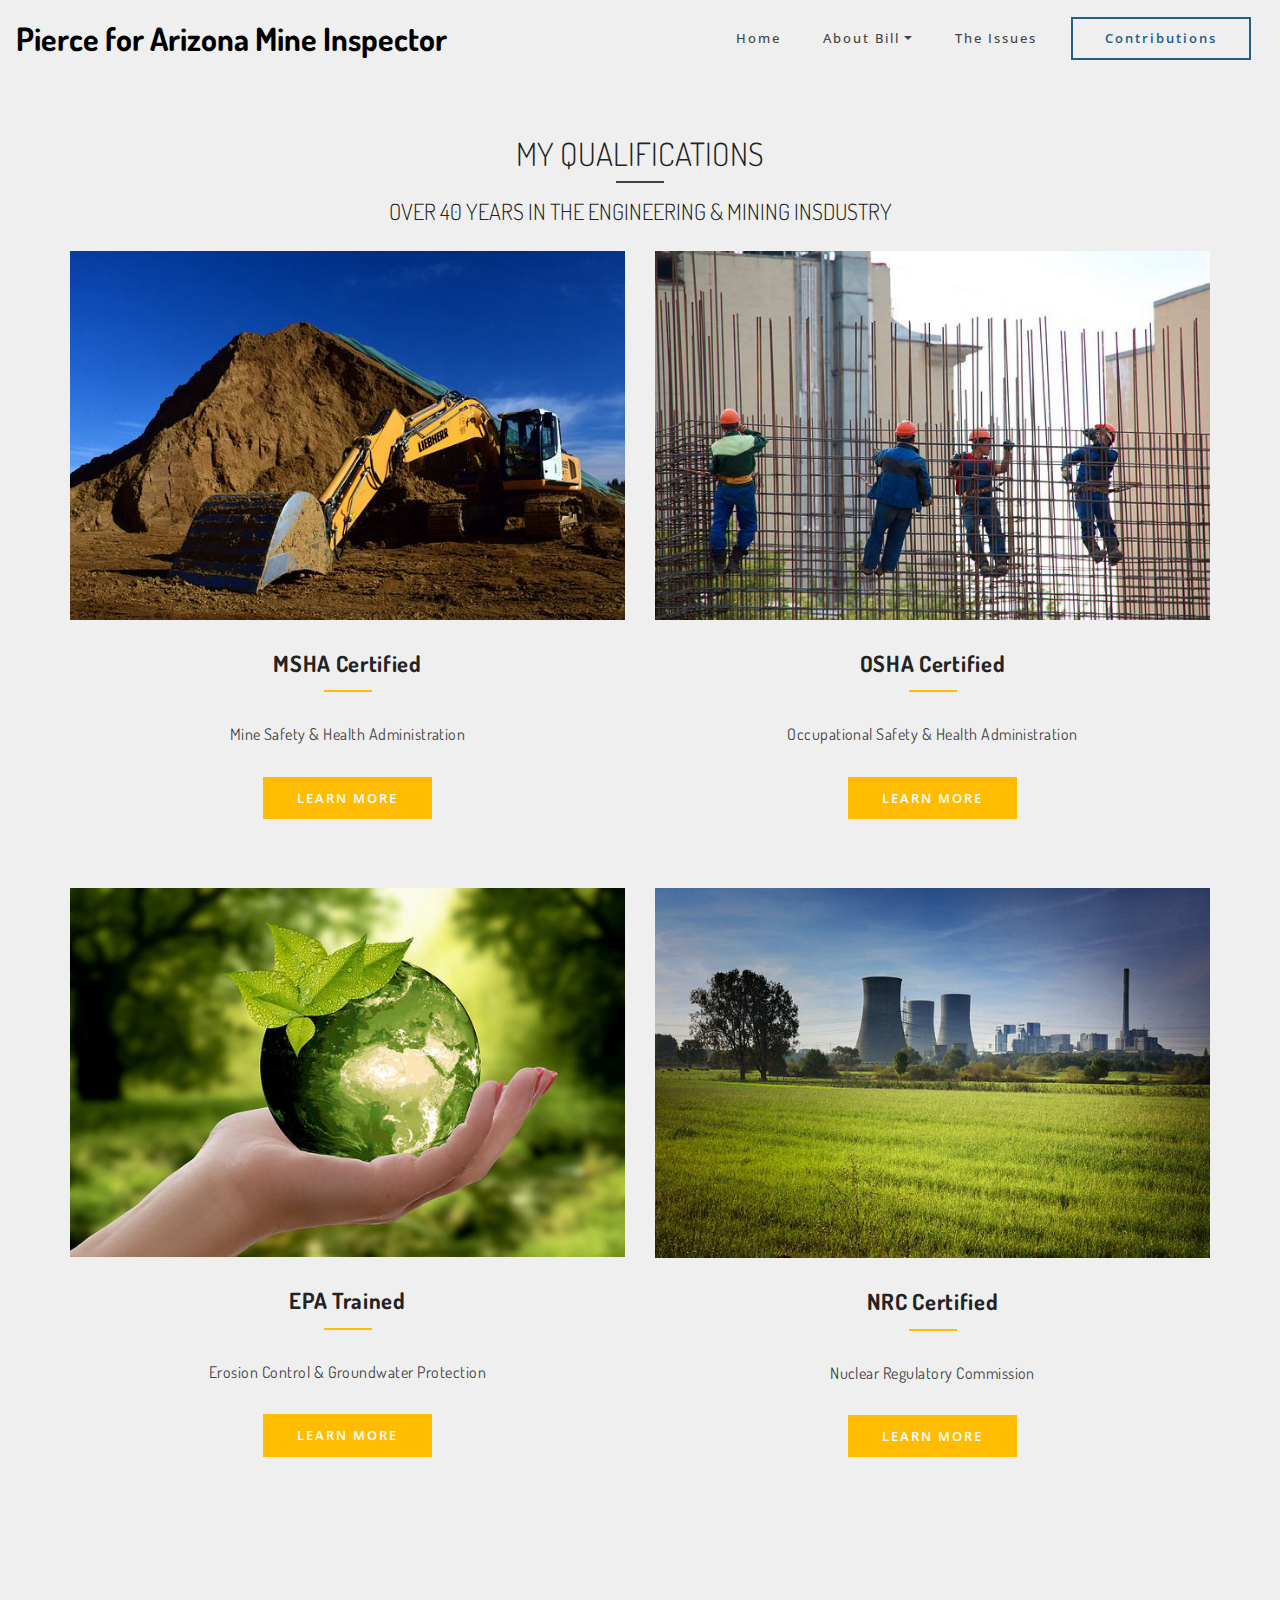
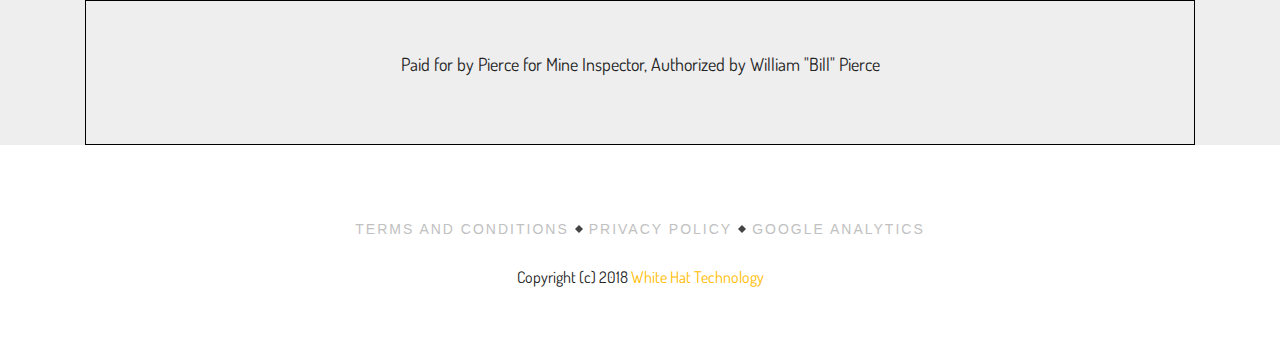
<file: MyQualifications.html>
<!DOCTYPE html>
<html >
<head>
  <!-- Site made with Mobirise Website Builder v4.8.1, https://mobirise.com -->
  <meta charset="UTF-8">
  <meta http-equiv="X-UA-Compatible" content="IE=edge">
  <meta name="generator" content="Mobirise v4.8.1, mobirise.com">
  <meta name="viewport" content="width=device-width, initial-scale=1, minimum-scale=1">
  <link rel="shortcut icon" href="assets/images/logo3.png" type="image/x-icon">
  <meta name="description" content="">
  <title>My Qualifications</title>
  <link rel="stylesheet" href="assets/tether/tether.min.css">
  <link rel="stylesheet" href="assets/bootstrap/css/bootstrap.min.css">
  <link rel="stylesheet" href="assets/bootstrap/css/bootstrap-grid.min.css">
  <link rel="stylesheet" href="assets/bootstrap/css/bootstrap-reboot.min.css">
  <link rel="stylesheet" href="assets/dropdown/css/style.css">
  <link rel="stylesheet" href="assets/socicon/css/styles.css">
  <link rel="stylesheet" href="assets/theme/css/style.css">
  <link rel="stylesheet" href="assets/mobirise/css/mbr-additional.css" type="text/css">
  
  
  
</head>
<body>

<!-- Google Analytics -->
<!-- Global site tag (gtag.js) - Google Analytics -->
<script async src="https://www.googletagmanager.com/gtag/js?id=UA-115016310-4"></script>
<script>
  window.dataLayer = window.dataLayer || [];
  function gtag(){dataLayer.push(arguments);}
  gtag('js', new Date());

  gtag('config', 'UA-115016310-4');
</script>

<!-- /Google Analytics -->


  <section class="menu cid-qPSQlgghRd" once="menu" id="menu2-n">

    
    

    <nav class="navbar navbar-dropdown navbar-fixed-top navbar-expand-lg">
        <div class="navbar-brand">
            
            <span class="navbar-caption-wrap"><a class="navbar-caption text-black display-2" href="index.html">
                    Pierce for Arizona Mine Inspector 
                </a></span>
        </div>
        <button class="navbar-toggler" type="button" data-toggle="collapse" data-target="#navbarSupportedContent" aria-controls="navbarNavAltMarkup" aria-expanded="false" aria-label="Toggle navigation">
            <div class="hamburger">
                <span></span>
                <span></span>
                <span></span>
                <span></span>
            </div>
        </button>
      <div class="collapse navbar-collapse" id="navbarSupportedContent">
            <ul class="navbar-nav nav-dropdown" data-app-modern-menu="true"><li class="nav-item">
                    <a class="nav-link link text-danger display-4" href="index.html">Home</a>
                </li>
                <li class="nav-item dropdown">
                    <a class="nav-link link dropdown-toggle text-danger display-4" href="https://mobirise.com" data-toggle="dropdown-submenu" aria-expanded="false">About Bill</a><div class="dropdown-menu"><a class="dropdown-item text-danger display-4" href="FamilyLife.html">Family Life</a><a class="dropdown-item text-danger display-4" href="MineInspectorInfo.html" aria-expanded="false">Mine Inspetor Info</a><a class="dropdown-item text-danger display-4" href="MyQualifications.html" aria-expanded="false">My Qualifications</a><a class="dropdown-item text-danger display-4" href="Videos.html" aria-expanded="false">Video Gallery</a><a class="text-danger dropdown-item display-4" href="MineInspectorBlog.html" aria-expanded="true">Blog<br></a></div>
                </li>
                <li class="nav-item">
                    <a class="nav-link link text-danger display-4" href="index.html#gallery1-2">The Issues</a>
                </li></ul>
            <div class="navbar-buttons mbr-section-btn"><a class="btn btn-md btn-secondary-outline display-4" href="https://secure.actblue.com/donate/pierce-for-mine-inspector-1" target="_blank">Contributions</a></div>
      </div>
    </nav>
</section>

<section class="features8 cid-qPSQAy9UNA" id="features8-r">

    

    
    <div class="container">
        <div class="row blog-block">
            <div class="col-md-12">
              <h2 class="mbr-section-title mbr-fonts-style align-center display-2">MY QUALIFICATIONS</h2>
               <div class="underline align-center">
                   <div class="line"></div>
               </div>
              <h3 class="mbr-section-subtitle mbr-light mbr-fonts-style pt-3 align-center display-5">
                  OVER 40 YEARS IN THE ENGINEERING &amp; MINING INSDUSTRY</h3>
            </div>

            <div class="row row-content justify-content-center">
                <div class="card py-3 col-12 col-md-6">
                    <div class="card-wrapper">
                        <div class="card-img">
                            <img src="assets/images/excavators-3282111-640-640x426.jpg" title="" alt="">
                        </div>
                        <div class="card-box">
                            <h4 class="card-title mbr-fonts-style mbr-bold align-center display-5">MSHA Certified</h4>
                           <div class="card-underline align-center">
                               <div class="line"></div>
                           </div>
                            <p class="mbr-text mbr-fonts-style align-center display-7">
                                Mine Safety &amp; Health Administration</p>
                              
                        </div>
                        <div class="mbr-section-btn align-center"><a href="https://www.msha.gov/" class="btn btn-primary display-4" target="_blank">LEARN MORE</a></div>  
                    </div>
                </div>
            
                <div class="card py-3 col-12 col-md-6">
                    <div class="card-wrapper">
                        <div class="card-img">
                            <img src="assets/images/steelworkers-1029665-640-640x426.jpg" title="" alt="">
                        </div>
                        <div class="card-box">
                            <h4 class="card-title mbr-fonts-style mbr-bold align-center display-5">
                               OSHA Certified</h4>
                           <div class="card-underline align-center">
                               <div class="line"></div>
                           </div>
                            <p class="mbr-text mbr-fonts-style align-center display-7">
                                Occupational Safety &amp; Health Administration</p>
                        </div>
                        <div class="mbr-section-btn align-center"><a href="https://www.osha.gov/" class="btn btn-primary display-4" target="_blank">LEARN MORE</a></div>  
                    </div>
                </div>
            
                <div class="card py-3 col-12 col-md-6">
                    <div class="card-wrapper">
                        <div class="card-img">
                            <img src="assets/images/nature-3289812-640-640x426.jpg" title="" alt="">
                        </div>
                        <div class="card-box"> 
                            <h4 class="card-title mbr-fonts-style mbr-bold align-center display-5">
                               EPA Trained</h4>
                           <div class="card-underline align-center">
                               <div class="line"></div>
                           </div>
                            <p class="mbr-text mbr-fonts-style align-center display-7">
                                Erosion Control &amp; Groundwater Protection</p>
                        </div>
                        <div class="mbr-section-btn align-center"><a href="https://www.epa.gov/" class="btn btn-primary display-4" target="_blank">LEARN MORE</a></div>  
                    </div>
                </div>
            
                <div class="card py-3 col-12 col-md-6">
                    <div class="card-wrapper">
                        <div class="card-img">
                            <img src="assets/images/environment-3302099-640-640x427.jpg" title="" alt="">
                        </div>
                        <div class="card-box">
                            <h4 class="card-title mbr-fonts-style mbr-bold align-center display-5">
                               NRC Certified</h4>
                           <div class="card-underline align-center">
                               <div class="line"></div>
                           </div>
                            <p class="mbr-text mbr-fonts-style align-center display-7">
                                Nuclear Regulatory Commission</p>
                             
                        </div>
                        <div class="mbr-section-btn align-center"><a href="https://www.nrc.gov/" class="btn btn-primary display-4" target="_blank">LEARN MORE</a></div>  
                    </div>
                </div>
                
            
                
            </div>
        </div>
    </div>
</section>

<div id="custom-html-1g" custom-code="true" data-rv-view="125"><section class="mbr-section" data-rv-view="41">
   <div class="mbr-section__container container mbr-section__container--isolated">
             
           <div class="clearbox"><p>Paid for by Pierce for Mine Inspector, Authorized by William "Bill" Pierce</p></div>   
   </div>
</section></div>

<section class="cid-qQsL30ZT0K" id="footer1-1d">

    

    
       <div class="container text-center">
            <div class="col-md-12 col-sm-12">
              
            </div>
            
            <div class="row justify-content-center">
                <ul class="foot-menu">
                    
                    
                    
                    
                    
                <li class="foot-menu-item mbr-fonts-style display-7">
                        <a href="index.html" class="text-warning">
                            TERMS AND CONDITIONS
                        </a>
                    </li><li class="foot-menu-item mbr-fonts-style display-7">
                        <a href="index.html" class="text-warning">
                            PRIVACY POLICY
                        </a>
                        <div class="rhombus"></div>
                    </li><li class="foot-menu-item mbr-fonts-style display-7">
                        <a href="https://www.google.com/analytics/analytics/#?modal_active=none" class="text-warning" target="_blank">
                            GOOGLE ANALYTICS
                        </a>
                        <div class="rhombus"></div>
                    </li></ul>
            </div>
            <div class="row">
                <p class="footer-text col-md-12 col-sm-12 mbr-fonts-style mbr-text display-7">Copyright (c) 2018 <a href="https://www.whitehattechnology.com" target="_blank">White Hat Technology</a></p>
            </div>
       </div>

</section>


  <script src="assets/web/assets/jquery/jquery.min.js"></script>
  <script src="assets/popper/popper.min.js"></script>
  <script src="assets/tether/tether.min.js"></script>
  <script src="assets/bootstrap/js/bootstrap.min.js"></script>
  <script src="assets/smoothscroll/smooth-scroll.js"></script>
  <script src="assets/dropdown/js/script.min.js"></script>
  <script src="assets/touchswipe/jquery.touch-swipe.min.js"></script>
  <script src="assets/sociallikes/social-likes.js"></script>
  <script src="assets/theme/js/script.js"></script>
  
  
</body>
</html>
</file>
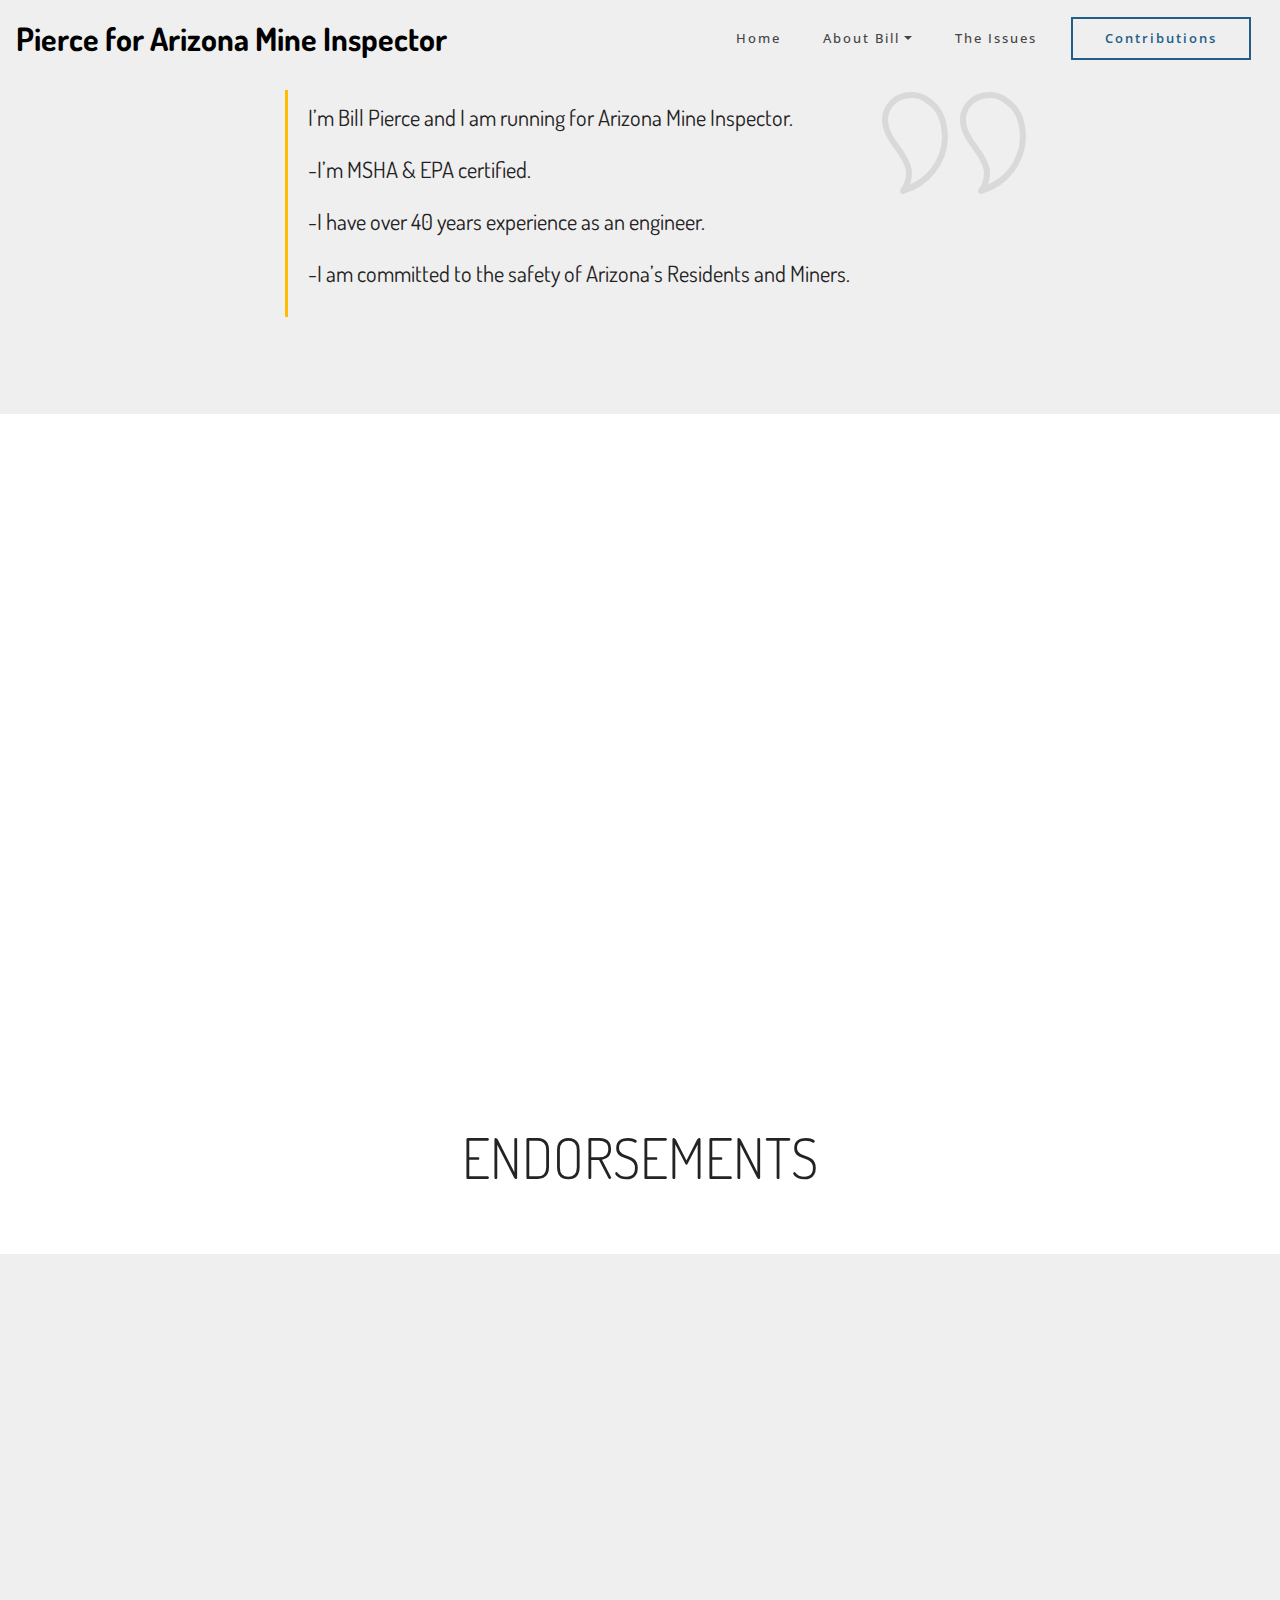
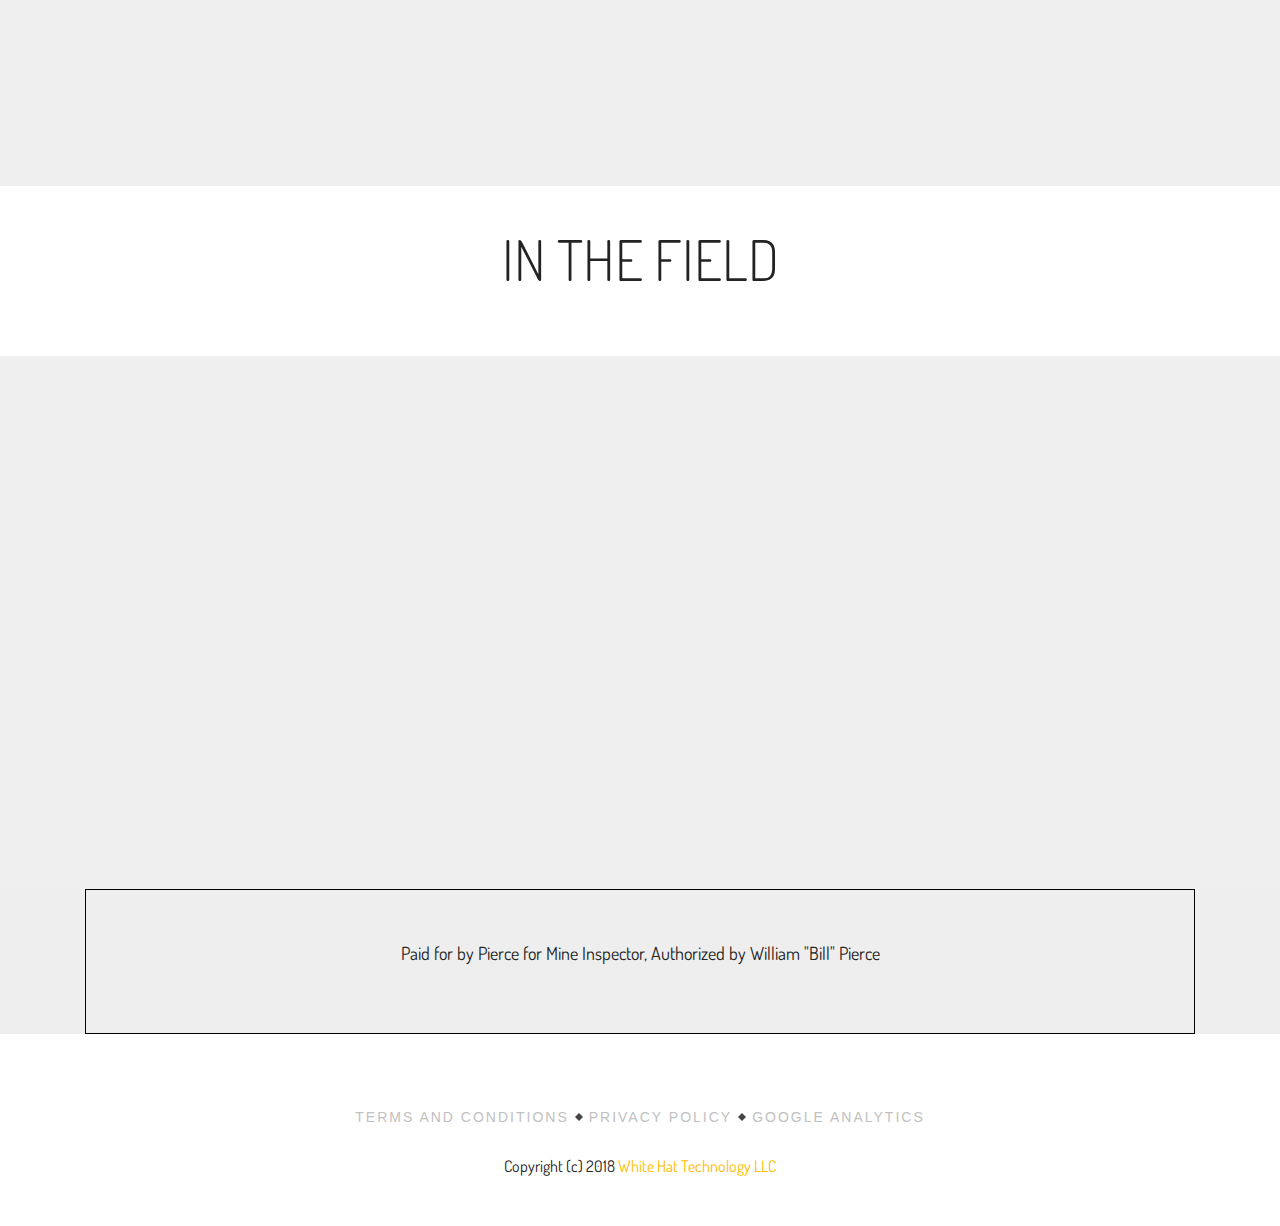
<file: Videos.html>
<!DOCTYPE html>
<html >
<head>
  <!-- Site made with Mobirise Website Builder v4.8.1, https://mobirise.com -->
  <meta charset="UTF-8">
  <meta http-equiv="X-UA-Compatible" content="IE=edge">
  <meta name="generator" content="Mobirise v4.8.1, mobirise.com">
  <meta name="viewport" content="width=device-width, initial-scale=1, minimum-scale=1">
  <link rel="shortcut icon" href="assets/images/logo3.png" type="image/x-icon">
  <meta name="description" content="">
  <title>Videos</title>
  <link rel="stylesheet" href="assets/web/assets/mobirise-icons/mobirise-icons.css">
  <link rel="stylesheet" href="assets/tether/tether.min.css">
  <link rel="stylesheet" href="assets/bootstrap/css/bootstrap.min.css">
  <link rel="stylesheet" href="assets/bootstrap/css/bootstrap-grid.min.css">
  <link rel="stylesheet" href="assets/bootstrap/css/bootstrap-reboot.min.css">
  <link rel="stylesheet" href="assets/dropdown/css/style.css">
  <link rel="stylesheet" href="assets/socicon/css/styles.css">
  <link rel="stylesheet" href="assets/theme/css/style.css">
  <link rel="stylesheet" href="assets/mobirise/css/mbr-additional.css" type="text/css">
  
  
  
</head>
<body>

<!-- Google Analytics -->
<!-- Global site tag (gtag.js) - Google Analytics -->
<script async src="https://www.googletagmanager.com/gtag/js?id=UA-115016310-4"></script>
<script>
  window.dataLayer = window.dataLayer || [];
  function gtag(){dataLayer.push(arguments);}
  gtag('js', new Date());

  gtag('config', 'UA-115016310-4');
</script>

<!-- /Google Analytics -->


  <section class="menu cid-qOWlimD8Yb" once="menu" id="menu2-1j">

    
    

    <nav class="navbar navbar-dropdown navbar-fixed-top navbar-expand-lg">
        <div class="navbar-brand">
            
            <span class="navbar-caption-wrap"><a class="navbar-caption text-black display-2" href="index.html">
                    Pierce for Arizona Mine Inspector 
                </a></span>
        </div>
        <button class="navbar-toggler" type="button" data-toggle="collapse" data-target="#navbarSupportedContent" aria-controls="navbarNavAltMarkup" aria-expanded="false" aria-label="Toggle navigation">
            <div class="hamburger">
                <span></span>
                <span></span>
                <span></span>
                <span></span>
            </div>
        </button>
      <div class="collapse navbar-collapse" id="navbarSupportedContent">
            <ul class="navbar-nav nav-dropdown" data-app-modern-menu="true"><li class="nav-item">
                    <a class="nav-link link text-danger display-4" href="index.html">Home</a>
                </li>
                <li class="nav-item dropdown">
                    <a class="nav-link link dropdown-toggle text-danger display-4" href="https://mobirise.com" data-toggle="dropdown-submenu" aria-expanded="false">About Bill</a><div class="dropdown-menu"><a class="dropdown-item text-danger display-4" href="FamilyLife.html">Family Life</a><a class="dropdown-item text-danger display-4" href="MineInspectorInfo.html" aria-expanded="false">Mine Inspetor Info</a><a class="dropdown-item text-danger display-4" href="MyQualifications.html" aria-expanded="false">My Qualifications</a><a class="dropdown-item text-danger display-4" href="Videos.html" aria-expanded="false">Video Gallery</a><a class="text-danger dropdown-item display-4" href="MineInspectorBlog.html" aria-expanded="true">Blog<br></a></div>
                </li>
                <li class="nav-item">
                    <a class="nav-link link text-danger display-4" href="index.html#gallery1-2">The Issues</a>
                </li></ul>
            <div class="navbar-buttons mbr-section-btn"><a class="btn btn-md btn-secondary-outline display-4" href="https://secure.actblue.com/donate/pierce-for-mine-inspector-1" target="_blank">Contributions</a></div>
      </div>
    </nav>
</section>

<section class="mbr-section article content1 cid-qQzgwmrrcA" id="content1-1q">

     

    <div class="container">
        <div class="media-container-row">
            <div class="mbr-text col-12 col-md-8 mbr-fonts-style display-5">
                <blockquote><p>I’m Bill Pierce and I am running for Arizona Mine Inspector. 
</p><p><span style="font-size: inherit;">-I’m MSHA &amp; EPA certified.&nbsp;</span></p><p><span style="font-size: inherit;">-I have over 40 years experience as an engineer.&nbsp;</span></p><p><span style="font-size: inherit;">-I am committed to the safety of Arizona’s Residents and Miners.&nbsp;</span></p></blockquote>
                <span class="mbr-iconfont inactive mbri-quote-right right-top"></span>
            </div>
        </div>
    </div>
</section>

<section class="cid-qQzeD3NalS" id="video1-1l">

    
    
    <figure class="mbr-figure align-center container">
        <div class="video-block" style="width: 66%;">
            <div><iframe class="mbr-embedded-video" src="https://www.youtube.com/embed/ee-6syThY48?rel=0&amp;amp;showinfo=0&amp;autoplay=0&amp;loop=0" width="800" height="600" frameborder="0" allowfullscreen></iframe></div>
        </div>
    </figure>
</section>

<section class="mbr-section content2 cid-qYsiw4nmxN" id="content2-2a">

    

    <div class="container">
        <div class="row justify-content-center">
            <div class="col-md-8 col-sm-12 text-section">
                <h1 class="mbr-fonts-style mbr-title align-left pb-3 display-1">ENDORSEMENTS<br></h1>
                <h1 class="mbr-fonts-style mbr-text align-left display-7"></h1>
            </div>
        </div>
    </div>
</section>

<section class="cid-qYsiixDEbn" id="video1-29">

    
    
    <figure class="mbr-figure align-center container">
        <div class="video-block" style="width: 66%;">
            <div><iframe class="mbr-embedded-video" src="https://www.youtube.com/embed/SvLRA7rWLDI?rel=0&amp;amp;showinfo=0&amp;autoplay=0&amp;loop=0" width="1280" height="720" frameborder="0" allowfullscreen></iframe></div>
        </div>
    </figure>
</section>

<section class="mbr-section content2 cid-qYsiKb6xkn" id="content2-2b">

    

    <div class="container">
        <div class="row justify-content-center">
            <div class="col-md-8 col-sm-12 text-section">
                <h1 class="mbr-fonts-style mbr-title align-left pb-3 display-1">IN THE FIELD</h1>
                <h1 class="mbr-fonts-style mbr-text align-left display-7"></h1>
            </div>
        </div>
    </div>
</section>

<section class="cid-qQzeIqfs7G" id="video1-1m">

    
    
    <figure class="mbr-figure align-center container">
        <div class="video-block" style="width: 66%;">
            <div><iframe class="mbr-embedded-video" src="https://www.youtube.com/embed/4rmgZYRoX-Y?rel=0&amp;amp;showinfo=0&amp;autoplay=0&amp;loop=0" width="1280" height="720" frameborder="0" allowfullscreen></iframe></div>
        </div>
    </figure>
</section>

<div id="custom-html-22" custom-code="true" data-rv-view="95"><section class="mbr-section" data-rv-view="41">
   <div class="mbr-section__container container mbr-section__container--isolated">
             
           <div class="clearbox"><p>Paid for by Pierce for Mine Inspector, Authorized by William "Bill" Pierce</p></div>   
   </div>
</section></div>

<section class="cid-qWFx7Y8Mip" id="footer1-23">

    

    
       <div class="container text-center">
            <div class="col-md-12 col-sm-12">
              
            </div>
            
            <div class="row justify-content-center">
                <ul class="foot-menu">
                    
                    
                    
                    
                    
                <li class="foot-menu-item mbr-fonts-style display-7">
                        <a href="assets/files/Pierce for Mine Inspector - Terms & Conditions.pdf" class="text-warning" target="_blank">
                            TERMS AND CONDITIONS
                        </a>
                    </li><li class="foot-menu-item mbr-fonts-style display-7">
                        <a href="assets/files/Pierce for Mine Inspector - Privacy Policy.pdf" class="text-warning" target="_blank">
                            PRIVACY POLICY
                        </a>
                        <div class="rhombus"></div>
                    </li><li class="foot-menu-item mbr-fonts-style display-7">
                        <a href="https://www.google.com/analytics/analytics/#?modal_active=none" class="text-warning" target="_blank">
                            GOOGLE ANALYTICS
                        </a>
                        <div class="rhombus"></div>
                    </li></ul>
            </div>
            <div class="row">
                <p class="footer-text col-md-12 col-sm-12 mbr-fonts-style mbr-text display-7">Copyright (c) 2018 <a href="http://www.whitehattechnology.com" target="_blank">White Hat Technology LLC</a></p>
            </div>
       </div>

</section>


  <script src="assets/web/assets/jquery/jquery.min.js"></script>
  <script src="assets/popper/popper.min.js"></script>
  <script src="assets/tether/tether.min.js"></script>
  <script src="assets/bootstrap/js/bootstrap.min.js"></script>
  <script src="assets/dropdown/js/script.min.js"></script>
  <script src="assets/touchswipe/jquery.touch-swipe.min.js"></script>
  <script src="assets/sociallikes/social-likes.js"></script>
  <script src="assets/smoothscroll/smooth-scroll.js"></script>
  <script src="assets/theme/js/script.js"></script>
  
  
</body>
</html>
</file>
<file: assets/web/assets/mobirise-icons/mobirise-icons.css>
@font-face {
  font-family: 'MobiriseIcons';
  src:  url('mobirise-icons.eot?spat4u');
  src:  url('mobirise-icons.eot?spat4u#iefix') format('embedded-opentype'),
    url('mobirise-icons.ttf?spat4u') format('truetype'),
    url('mobirise-icons.woff?spat4u') format('woff'),
    url('mobirise-icons.svg?spat4u#MobiriseIcons') format('svg');
  font-weight: normal;
  font-style: normal;
}

[class^="mbri-"], [class*=" mbri-"] {
  /* use !important to prevent issues with browser extensions that change fonts */
  font-family: MobiriseIcons !important;
  speak: none;
  font-style: normal;
  font-weight: normal;
  font-variant: normal;
  text-transform: none;
  line-height: 1;

  /* Better Font Rendering =========== */
  -webkit-font-smoothing: antialiased;
  -moz-osx-font-smoothing: grayscale;
}

.mbri-add-submenu:before {
  content: "\e900";
}
.mbri-alert:before {
  content: "\e901";
}
.mbri-align-center:before {
  content: "\e902";
}
.mbri-align-justify:before {
  content: "\e903";
}
.mbri-align-left:before {
  content: "\e904";
}
.mbri-align-right:before {
  content: "\e905";
}
.mbri-android:before {
  content: "\e906";
}
.mbri-apple:before {
  content: "\e907";
}
.mbri-arrow-down:before {
  content: "\e908";
}
.mbri-arrow-next:before {
  content: "\e909";
}
.mbri-arrow-prev:before {
  content: "\e90a";
}
.mbri-arrow-up:before {
  content: "\e90b";
}
.mbri-bold:before {
  content: "\e90c";
}
.mbri-bookmark:before {
  content: "\e90d";
}
.mbri-bootstrap:before {
  content: "\e90e";
}
.mbri-briefcase:before {
  content: "\e90f";
}
.mbri-browse:before {
  content: "\e910";
}
.mbri-bulleted-list:before {
  content: "\e911";
}
.mbri-calendar:before {
  content: "\e912";
}
.mbri-camera:before {
  content: "\e913";
}
.mbri-cart-add:before {
  content: "\e914";
}
.mbri-cart-full:before {
  content: "\e915";
}
.mbri-cash:before {
  content: "\e916";
}
.mbri-change-style:before {
  content: "\e917";
}
.mbri-chat:before {
  content: "\e918";
}
.mbri-clock:before {
  content: "\e919";
}
.mbri-close:before {
  content: "\e91a";
}
.mbri-cloud:before {
  content: "\e91b";
}
.mbri-code:before {
  content: "\e91c";
}
.mbri-contact-form:before {
  content: "\e91d";
}
.mbri-credit-card:before {
  content: "\e91e";
}
.mbri-cursor-click:before {
  content: "\e91f";
}
.mbri-cust-feedback:before {
  content: "\e920";
}
.mbri-database:before {
  content: "\e921";
}
.mbri-delivery:before {
  content: "\e922";
}
.mbri-desktop:before {
  content: "\e923";
}
.mbri-devices:before {
  content: "\e924";
}
.mbri-down:before {
  content: "\e925";
}
.mbri-download:before {
  content: "\e989";
}
.mbri-drag-n-drop:before {
  content: "\e927";
}
.mbri-drag-n-drop2:before {
  content: "\e928";
}
.mbri-edit:before {
  content: "\e929";
}
.mbri-edit2:before {
  content: "\e92a";
}
.mbri-error:before {
  content: "\e92b";
}
.mbri-extension:before {
  content: "\e92c";
}
.mbri-features:before {
  content: "\e92d";
}
.mbri-file:before {
  content: "\e92e";
}
.mbri-flag:before {
  content: "\e92f";
}
.mbri-folder:before {
  content: "\e930";
}
.mbri-gift:before {
  content: "\e931";
}
.mbri-github:before {
  content: "\e932";
}
.mbri-globe:before {
  content: "\e933";
}
.mbri-globe-2:before {
  content: "\e934";
}
.mbri-growing-chart:before {
  content: "\e935";
}
.mbri-hearth:before {
  content: "\e936";
}
.mbri-help:before {
  content: "\e937";
}
.mbri-home:before {
  content: "\e938";
}
.mbri-hot-cup:before {
  content: "\e939";
}
.mbri-idea:before {
  content: "\e93a";
}
.mbri-image-gallery:before {
  content: "\e93b";
}
.mbri-image-slider:before {
  content: "\e93c";
}
.mbri-info:before {
  content: "\e93d";
}
.mbri-italic:before {
  content: "\e93e";
}
.mbri-key:before {
  content: "\e93f";
}
.mbri-laptop:before {
  content: "\e940";
}
.mbri-layers:before {
  content: "\e941";
}
.mbri-left-right:before {
  content: "\e942";
}
.mbri-left:before {
  content: "\e943";
}
.mbri-letter:before {
  content: "\e944";
}
.mbri-like:before {
  content: "\e945";
}
.mbri-link:before {
  content: "\e946";
}
.mbri-lock:before {
  content: "\e947";
}
.mbri-login:before {
  content: "\e948";
}
.mbri-logout:before {
  content: "\e949";
}
.mbri-magic-stick:before {
  content: "\e94a";
}
.mbri-map-pin:before {
  content: "\e94b";
}
.mbri-menu:before {
  content: "\e94c";
}
.mbri-mobile:before {
  content: "\e94d";
}
.mbri-mobile2:before {
  content: "\e94e";
}
.mbri-mobirise:before {
  content: "\e94f";
}
.mbri-more-horizontal:before {
  content: "\e950";
}
.mbri-more-vertical:before {
  content: "\e951";
}
.mbri-music:before {
  content: "\e952";
}
.mbri-new-file:before {
  content: "\e953";
}
.mbri-numbered-list:before {
  content: "\e954";
}
.mbri-opened-folder:before {
  content: "\e955";
}
.mbri-pages:before {
  content: "\e956";
}
.mbri-paper-plane:before {
  content: "\e957";
}
.mbri-paperclip:before {
  content: "\e958";
}
.mbri-photo:before {
  content: "\e959";
}
.mbri-photos:before {
  content: "\e95a";
}
.mbri-pin:before {
  content: "\e95b";
}
.mbri-play:before {
  content: "\e95c";
}
.mbri-plus:before {
  content: "\e95d";
}
.mbri-preview:before {
  content: "\e95e";
}
.mbri-print:before {
  content: "\e95f";
}
.mbri-protect:before {
  content: "\e960";
}
.mbri-question:before {
  content: "\e961";
}
.mbri-quote-left:before {
  content: "\e962";
}
.mbri-quote-right:before {
  content: "\e963";
}
.mbri-refresh:before {
  content: "\e964";
}
.mbri-responsive:before {
  content: "\e965";
}
.mbri-right:before {
  content: "\e966";
}
.mbri-rocket:before {
  content: "\e967";
}
.mbri-sad-face:before {
  content: "\e968";
}
.mbri-sale:before {
  content: "\e969";
}
.mbri-save:before {
  content: "\e96a";
}
.mbri-search:before {
  content: "\e96b";
}
.mbri-setting:before {
  content: "\e96c";
}
.mbri-setting2:before {
  content: "\e96d";
}
.mbri-setting3:before {
  content: "\e96e";
}
.mbri-share:before {
  content: "\e96f";
}
.mbri-shopping-bag:before {
  content: "\e970";
}
.mbri-shopping-basket:before {
  content: "\e971";
}
.mbri-shopping-cart:before {
  content: "\e972";
}
.mbri-sites:before {
  content: "\e973";
}
.mbri-smile-face:before {
  content: "\e974";
}
.mbri-speed:before {
  content: "\e975";
}
.mbri-star:before {
  content: "\e976";
}
.mbri-success:before {
  content: "\e977";
}
.mbri-sun:before {
  content: "\e978";
}
.mbri-sun2:before {
  content: "\e979";
}
.mbri-tablet:before {
  content: "\e97a";
}
.mbri-tablet-vertical:before {
  content: "\e97b";
}
.mbri-target:before {
  content: "\e97c";
}
.mbri-timer:before {
  content: "\e97d";
}
.mbri-to-ftp:before {
  content: "\e97e";
}
.mbri-to-local-drive:before {
  content: "\e97f";
}
.mbri-touch-swipe:before {
  content: "\e980";
}
.mbri-touch:before {
  content: "\e981";
}
.mbri-trash:before {
  content: "\e982";
}
.mbri-underline:before {
  content: "\e983";
}
.mbri-unlink:before {
  content: "\e984";
}
.mbri-unlock:before {
  content: "\e985";
}
.mbri-up-down:before {
  content: "\e986";
}
.mbri-up:before {
  content: "\e987";
}
.mbri-update:before {
  content: "\e988";
}
.mbri-upload:before {
 content: "\e926"; 
}
.mbri-user:before {
  content: "\e98a";
}
.mbri-user2:before {
  content: "\e98b";
}
.mbri-users:before {
  content: "\e98c";
}
.mbri-video:before {
  content: "\e98d";
}
.mbri-video-play:before {
  content: "\e98e";
}
.mbri-watch:before {
  content: "\e98f";
}
.mbri-website-theme:before {
  content: "\e990";
}
.mbri-wifi:before {
  content: "\e991";
}
.mbri-windows:before {
  content: "\e992";
}
.mbri-zoom-out:before {
  content: "\e993";
}
.mbri-redo:before {
  content: "\e994";
}
.mbri-undo:before {
  content: "\e995";
}
</file>
<file: assets/facebook-plugin/style.css>
.mbr-section.mbr-section__comments{
    position: relative;
}
.mbr-section__comments{
    background-size: cover;
}
.addons-container {
  position: relative;
  margin-left: auto;
  margin-right: auto;
  padding-right: 15px;
  padding-left: 15px; }
  @media (min-width: 576px) {
    .addons-container {
      padding-right: 15px;
      padding-left: 15px; } }
  @media (min-width: 768px) {
    .addons-container {
      padding-right: 15px;
      padding-left: 15px; } }
  @media (min-width: 992px) {
    .addons-container {
      padding-right: 15px;
      padding-left: 15px; } }
  @media (min-width: 1200px) {
    .addons-container {
      padding-right: 15px;
      padding-left: 15px; } }
  @media (min-width: 576px) {
    .addons-container {
      width: 540px;
      max-width: 100%; } }
  @media (min-width: 768px) {
    .addons-container {
      width: 720px;
      max-width: 100%; } }
  @media (min-width: 992px) {
    .addons-container {
      width: 960px;
      max-width: 100%; } }
  @media (min-width: 1200px) {
    .addons-container {
      width: 1140px;
      max-width: 100%; } }

.addons-container-inner{
    position: relative;
    width: 100%;
    min-height: 1px;
    padding-right: 15px;
    padding-left: 15px;
}
@media (min-width: 567px) {
    .addons-container-inner{
        -ms-flex: 0 0 66.666667%;
        flex: 0 0 66.666667%;
        max-width: 66.666667%;
    }
}
.addons-row{
    display: flex;
    justify-content:center;
}
</file>
<file: assets/socicon/css/styles.css>
@charset "UTF-8";

@font-face {
  font-family: "socicon";
  src:url("../fonts/socicon.eot");
  src:url("../fonts/socicon.eot?#iefix") format("embedded-opentype"),
    url("../fonts/socicon.woff") format("woff"),
    url("../fonts/socicon.ttf") format("truetype"),
    url("../fonts/socicon.svg#socicon") format("svg");
  font-weight: normal;
  font-style: normal;

}

[data-icon]:before {
  font-family: "socicon" !important;
  content: attr(data-icon);
  font-style: normal !important;
  font-weight: normal !important;
  font-variant: normal !important;
  text-transform: none !important;
  speak: none;
  line-height: 1;
  -webkit-font-smoothing: antialiased;
  -moz-osx-font-smoothing: grayscale;
}

[class^="socicon-"]:before,
[class*=" socicon-"]:before {
  font-family: "socicon" !important;
  font-style: normal !important;
  font-weight: normal !important;
  font-variant: normal !important;
  text-transform: none !important;
  speak: none;
  line-height: 1;
  -webkit-font-smoothing: antialiased;
  -moz-osx-font-smoothing: grayscale;
}

.socicon-modelmayhem:before {
  content: "\e000";
}
.socicon-mixcloud:before {
  content: "\e001";
}
.socicon-drupal:before {
  content: "\e002";
}
.socicon-swarm:before {
  content: "\e003";
}
.socicon-istock:before {
  content: "\e004";
}
.socicon-yammer:before {
  content: "\e005";
}
.socicon-ello:before {
  content: "\e006";
}
.socicon-stackoverflow:before {
  content: "\e007";
}
.socicon-persona:before {
  content: "\e008";
}
.socicon-triplej:before {
  content: "\e009";
}
.socicon-houzz:before {
  content: "\e00a";
}
.socicon-rss:before {
  content: "\e00b";
}
.socicon-paypal:before {
  content: "\e00c";
}
.socicon-odnoklassniki:before {
  content: "\e00d";
}
.socicon-airbnb:before {
  content: "\e00e";
}
.socicon-periscope:before {
  content: "\e00f";
}
.socicon-outlook:before {
  content: "\e010";
}
.socicon-coderwall:before {
  content: "\e011";
}
.socicon-tripadvisor:before {
  content: "\e012";
}
.socicon-appnet:before {
  content: "\e013";
}
.socicon-goodreads:before {
  content: "\e014";
}
.socicon-tripit:before {
  content: "\e015";
}
.socicon-lanyrd:before {
  content: "\e016";
}
.socicon-slideshare:before {
  content: "\e017";
}
.socicon-buffer:before {
  content: "\e018";
}
.socicon-disqus:before {
  content: "\e019";
}
.socicon-vkontakte:before {
  content: "\e01a";
}
.socicon-whatsapp:before {
  content: "\e01b";
}
.socicon-patreon:before {
  content: "\e01c";
}
.socicon-storehouse:before {
  content: "\e01d";
}
.socicon-pocket:before {
  content: "\e01e";
}
.socicon-mail:before {
  content: "\e01f";
}
.socicon-blogger:before {
  content: "\e020";
}
.socicon-technorati:before {
  content: "\e021";
}
.socicon-reddit:before {
  content: "\e022";
}
.socicon-dribbble:before {
  content: "\e023";
}
.socicon-stumbleupon:before {
  content: "\e024";
}
.socicon-digg:before {
  content: "\e025";
}
.socicon-envato:before {
  content: "\e026";
}
.socicon-behance:before {
  content: "\e027";
}
.socicon-delicious:before {
  content: "\e028";
}
.socicon-deviantart:before {
  content: "\e029";
}
.socicon-forrst:before {
  content: "\e02a";
}
.socicon-play:before {
  content: "\e02b";
}
.socicon-zerply:before {
  content: "\e02c";
}
.socicon-wikipedia:before {
  content: "\e02d";
}
.socicon-apple:before {
  content: "\e02e";
}
.socicon-flattr:before {
  content: "\e02f";
}
.socicon-github:before {
  content: "\e030";
}
.socicon-renren:before {
  content: "\e031";
}
.socicon-friendfeed:before {
  content: "\e032";
}
.socicon-newsvine:before {
  content: "\e033";
}
.socicon-identica:before {
  content: "\e034";
}
.socicon-bebo:before {
  content: "\e035";
}
.socicon-zynga:before {
  content: "\e036";
}
.socicon-steam:before {
  content: "\e037";
}
.socicon-xbox:before {
  content: "\e038";
}
.socicon-windows:before {
  content: "\e039";
}
.socicon-qq:before {
  content: "\e03a";
}
.socicon-douban:before {
  content: "\e03b";
}
.socicon-meetup:before {
  content: "\e03c";
}
.socicon-playstation:before {
  content: "\e03d";
}
.socicon-android:before {
  content: "\e03e";
}
.socicon-snapchat:before {
  content: "\e03f";
}
.socicon-twitter:before {
  content: "\e040";
}
.socicon-facebook:before {
  content: "\e041";
}
.socicon-googleplus:before {
  content: "\e042";
}
.socicon-pinterest:before {
  content: "\e043";
}
.socicon-foursquare:before {
  content: "\e044";
}
.socicon-yahoo:before {
  content: "\e045";
}
.socicon-skype:before {
  content: "\e046";
}
.socicon-yelp:before {
  content: "\e047";
}
.socicon-feedburner:before {
  content: "\e048";
}
.socicon-linkedin:before {
  content: "\e049";
}
.socicon-viadeo:before {
  content: "\e04a";
}
.socicon-xing:before {
  content: "\e04b";
}
.socicon-myspace:before {
  content: "\e04c";
}
.socicon-soundcloud:before {
  content: "\e04d";
}
.socicon-spotify:before {
  content: "\e04e";
}
.socicon-grooveshark:before {
  content: "\e04f";
}
.socicon-lastfm:before {
  content: "\e050";
}
.socicon-youtube:before {
  content: "\e051";
}
.socicon-vimeo:before {
  content: "\e052";
}
.socicon-dailymotion:before {
  content: "\e053";
}
.socicon-vine:before {
  content: "\e054";
}
.socicon-flickr:before {
  content: "\e055";
}
.socicon-500px:before {
  content: "\e056";
}
.socicon-wordpress:before {
  content: "\e058";
}
.socicon-tumblr:before {
  content: "\e059";
}
.socicon-twitch:before {
  content: "\e05a";
}
.socicon-8tracks:before {
  content: "\e05b";
}
.socicon-amazon:before {
  content: "\e05c";
}
.socicon-icq:before {
  content: "\e05d";
}
.socicon-smugmug:before {
  content: "\e05e";
}
.socicon-ravelry:before {
  content: "\e05f";
}
.socicon-weibo:before {
  content: "\e060";
}
.socicon-baidu:before {
  content: "\e061";
}
.socicon-angellist:before {
  content: "\e062";
}
.socicon-ebay:before {
  content: "\e063";
}
.socicon-imdb:before {
  content: "\e064";
}
.socicon-stayfriends:before {
  content: "\e065";
}
.socicon-residentadvisor:before {
  content: "\e066";
}
.socicon-google:before {
  content: "\e067";
}
.socicon-yandex:before {
  content: "\e068";
}
.socicon-sharethis:before {
  content: "\e069";
}
.socicon-bandcamp:before {
  content: "\e06a";
}
.socicon-itunes:before {
  content: "\e06b";
}
.socicon-deezer:before {
  content: "\e06c";
}
.socicon-telegram:before {
  content: "\e06e";
}
.socicon-openid:before {
  content: "\e06f";
}
.socicon-amplement:before {
  content: "\e070";
}
.socicon-viber:before {
  content: "\e071";
}
.socicon-zomato:before {
  content: "\e072";
}
.socicon-draugiem:before {
  content: "\e074";
}
.socicon-endomodo:before {
  content: "\e075";
}
.socicon-filmweb:before {
  content: "\e076";
}
.socicon-stackexchange:before {
  content: "\e077";
}
.socicon-wykop:before {
  content: "\e078";
}
.socicon-teamspeak:before {
  content: "\e079";
}
.socicon-teamviewer:before {
  content: "\e07a";
}
.socicon-ventrilo:before {
  content: "\e07b";
}
.socicon-younow:before {
  content: "\e07c";
}
.socicon-raidcall:before {
  content: "\e07d";
}
.socicon-mumble:before {
  content: "\e07e";
}
.socicon-medium:before {
  content: "\e06d";
}
.socicon-bebee:before {
  content: "\e07f";
}
.socicon-hitbox:before {
  content: "\e080";
}
.socicon-reverbnation:before {
  content: "\e081";
}
.socicon-formulr:before {
  content: "\e082";
}
.socicon-instagram:before {
  content: "\e057";
}
.socicon-battlenet:before {
  content: "\e083";
}
.socicon-chrome:before {
  content: "\e084";
}
.socicon-discord:before {
  content: "\e086";
}
.socicon-issuu:before {
  content: "\e087";
}
.socicon-macos:before {
  content: "\e088";
}
.socicon-firefox:before {
  content: "\e089";
}
.socicon-opera:before {
  content: "\e08d";
}
.socicon-keybase:before {
  content: "\e090";
}
.socicon-alliance:before {
  content: "\e091";
}
.socicon-livejournal:before {
  content: "\e092";
}
.socicon-googlephotos:before {
  content: "\e093";
}
.socicon-horde:before {
  content: "\e094";
}
.socicon-etsy:before {
  content: "\e095";
}
.socicon-zapier:before {
  content: "\e096";
}
.socicon-google-scholar:before {
  content: "\e097";
}
.socicon-researchgate:before {
  content: "\e098";
}
.socicon-wechat:before {
  content: "\e099";
}
.socicon-strava:before {
  content: "\e09a";
}
.socicon-line:before {
  content: "\e09b";
}
.socicon-lyft:before {
  content: "\e09c";
}
.socicon-uber:before {
  content: "\e09d";
}
.socicon-songkick:before {
  content: "\e09e";
}
.socicon-viewbug:before {
  content: "\e09f";
}
.socicon-googlegroups:before {
  content: "\e0a0";
}
.socicon-quora:before {
  content: "\e073";
}
.socicon-diablo:before {
  content: "\e085";
}
.socicon-blizzard:before {
  content: "\e0a1";
}
.socicon-hearthstone:before {
  content: "\e08b";
}
.socicon-heroes:before {
  content: "\e08a";
}
.socicon-overwatch:before {
  content: "\e08c";
}
.socicon-warcraft:before {
  content: "\e08e";
}
.socicon-starcraft:before {
  content: "\e08f";
}
.socicon-beam:before {
  content: "\e0a2";
}
.socicon-curse:before {
  content: "\e0a3";
}
.socicon-player:before {
  content: "\e0a4";
}
.socicon-streamjar:before {
  content: "\e0a5";
}
.socicon-nintendo:before {
  content: "\e0a6";
}
.socicon-hellocoton:before {
  content: "\e0a7";
}
</file>
<file: assets/dropdown/css/style.css>
.navbar-dropdown {
  left: 0;
  padding: 0;
  position: absolute;
  right: 0;
  top: 0;
  transition: all 0.45s ease;
  z-index: 1030;
  background: #282828; }
  .navbar-dropdown .navbar-logo {
    margin-right: 0.8rem;
    transition: margin 0.3s ease-in-out;
    vertical-align: middle; }
    .navbar-dropdown .navbar-logo img {
      height: 3.125rem;
      transition: all 0.3s ease-in-out; }
    .navbar-dropdown .navbar-logo.mbr-iconfont {
      font-size: 3.125rem;
      line-height: 3.125rem; }
  .navbar-dropdown .navbar-caption {
    font-weight: 700;
    white-space: normal;
    vertical-align: -4px;
    line-height: 3.125rem !important; }
    .navbar-dropdown .navbar-caption, .navbar-dropdown .navbar-caption:hover {
      color: inherit;
      text-decoration: none; }
  .navbar-dropdown .mbr-iconfont + .navbar-caption {
    vertical-align: -1px; }
  .navbar-dropdown.navbar-fixed-top {
    position: fixed; }
  .navbar-dropdown .navbar-brand span {
    vertical-align: -4px; }
  .navbar-dropdown.bg-color.transparent {
    background: none; }
  .navbar-dropdown.navbar-short .navbar-brand {
    padding: 0.625rem 0; }
    .navbar-dropdown.navbar-short .navbar-brand span {
      vertical-align: -1px; }
  .navbar-dropdown.navbar-short .navbar-caption {
    line-height: 2.375rem !important;
    vertical-align: -2px; }
  .navbar-dropdown.navbar-short .navbar-logo {
    margin-right: 0.5rem; }
    .navbar-dropdown.navbar-short .navbar-logo img {
      height: 2.375rem; }
    .navbar-dropdown.navbar-short .navbar-logo.mbr-iconfont {
      font-size: 2.375rem;
      line-height: 2.375rem; }
  .navbar-dropdown.navbar-short .mbr-table-cell {
    height: 3.625rem; }
  .navbar-dropdown .navbar-close {
    left: 0.6875rem;
    position: fixed;
    top: 0.75rem;
    z-index: 1000; }
  .navbar-dropdown .hamburger-icon {
    content: "";
    display: inline-block;
    vertical-align: middle;
    width: 16px;
    -webkit-box-shadow: 0 -6px 0 1px #282828,0 0 0 1px #282828,0 6px 0 1px #282828;
    -moz-box-shadow: 0 -6px 0 1px #282828,0 0 0 1px #282828,0 6px 0 1px #282828;
    box-shadow: 0 -6px 0 1px #282828,0 0 0 1px #282828,0 6px 0 1px #282828; }

.dropdown-menu .dropdown-toggle[data-toggle="dropdown-submenu"]::after {
  border-bottom: 0.35em solid transparent;
  border-left: 0.35em solid;
  border-right: 0;
  border-top: 0.35em solid transparent;
  margin-left: 0.3rem; }

.dropdown-menu .dropdown-item:focus {
  outline: 0; }

.nav-dropdown {
  font-size: 0.75rem;
  font-weight: 500;
  height: auto !important; }
  .nav-dropdown .nav-btn {
    padding-left: 1rem; }
  .nav-dropdown .link {
    margin: .667em 1.667em;
    font-weight: 500;
    padding: 0;
    transition: color .2s ease-in-out; }
    .nav-dropdown .link.dropdown-toggle {
      margin-right: 2.583em; }
      .nav-dropdown .link.dropdown-toggle::after {
        margin-left: .25rem;
        border-top: 0.35em solid;
        border-right: 0.35em solid transparent;
        border-left: 0.35em solid transparent;
        border-bottom: 0; }
      .nav-dropdown .link.dropdown-toggle[aria-expanded="true"] {
        margin: 0;
        padding: 0.667em 3.263em  0.667em 1.667em; }
  .nav-dropdown .link::after,
  .nav-dropdown .dropdown-item::after {
    color: inherit; }
  .nav-dropdown .btn {
    font-size: 0.75rem;
    font-weight: 700;
    letter-spacing: 0;
    margin-bottom: 0;
    padding-left: 1.25rem;
    padding-right: 1.25rem; }
  .nav-dropdown .dropdown-menu {
    border-radius: 0;
    border: 0;
    left: 0;
    margin: 0;
    padding-bottom: 1.25rem;
    padding-top: 1.25rem;
    position: relative; }
  .nav-dropdown .dropdown-submenu {
    margin-left: 0.125rem;
    top: 0; }
  .nav-dropdown .dropdown-item {
    font-weight: 500;
    line-height: 2;
    padding: 0.3846em 4.615em 0.3846em 1.5385em;
    position: relative;
    transition: color .2s ease-in-out, background-color .2s ease-in-out; }
    .nav-dropdown .dropdown-item::after {
      margin-top: -0.3077em;
      position: absolute;
      right: 1.1538em;
      top: 50%; }
    .nav-dropdown .dropdown-item:focus, .nav-dropdown .dropdown-item:hover {
      background: none; }

@media (max-width: 767px) {
  .nav-dropdown.navbar-toggleable-sm {
    bottom: 0;
    display: none;
    left: 0;
    overflow-x: hidden;
    position: fixed;
    top: 0;
    transform: translateX(-100%);
    -ms-transform: translateX(-100%);
    -webkit-transform: translateX(-100%);
    width: 18.75rem;
    z-index: 999; } }
.nav-dropdown.navbar-toggleable-xl {
  bottom: 0;
  display: none;
  left: 0;
  overflow-x: hidden;
  position: fixed;
  top: 0;
  transform: translateX(-100%);
  -ms-transform: translateX(-100%);
  -webkit-transform: translateX(-100%);
  width: 18.75rem;
  z-index: 999; }

.nav-dropdown-sm {
  display: block !important;
  overflow-x: hidden;
  overflow: auto;
  padding-top: 3.875rem; }
  .nav-dropdown-sm::after {
    content: "";
    display: block;
    height: 3rem;
    width: 100%; }
  .nav-dropdown-sm.collapse.in ~ .navbar-close {
    display: block !important; }
  .nav-dropdown-sm.collapsing, .nav-dropdown-sm.collapse.in {
    transform: translateX(0);
    -ms-transform: translateX(0);
    -webkit-transform: translateX(0);
    transition: all 0.25s ease-out;
    -webkit-transition: all 0.25s ease-out;
    background: #282828; }
  .nav-dropdown-sm.collapsing[aria-expanded="false"] {
    transform: translateX(-100%);
    -ms-transform: translateX(-100%);
    -webkit-transform: translateX(-100%); }
  .nav-dropdown-sm .nav-item {
    display: block;
    margin-left: 0 !important;
    padding-left: 0; }
  .nav-dropdown-sm .link,
  .nav-dropdown-sm .dropdown-item {
    border-top: 1px dotted rgba(255, 255, 255, 0.1);
    font-size: 0.8125rem;
    line-height: 1.6;
    margin: 0 !important;
    padding: 0.875rem 2.4rem 0.875rem 1.5625rem !important;
    position: relative;
    white-space: normal; }
    .nav-dropdown-sm .link:focus, .nav-dropdown-sm .link:hover,
    .nav-dropdown-sm .dropdown-item:focus,
    .nav-dropdown-sm .dropdown-item:hover {
      background: rgba(0, 0, 0, 0.2) !important;
      color: #c0a375; }
  .nav-dropdown-sm .nav-btn {
    position: relative;
    padding: 1.5625rem 1.5625rem 0 1.5625rem; }
    .nav-dropdown-sm .nav-btn::before {
      border-top: 1px dotted rgba(255, 255, 255, 0.1);
      content: "";
      left: 0;
      position: absolute;
      top: 0;
      width: 100%; }
    .nav-dropdown-sm .nav-btn + .nav-btn {
      padding-top: 0.625rem; }
      .nav-dropdown-sm .nav-btn + .nav-btn::before {
        display: none; }
  .nav-dropdown-sm .btn {
    padding: 0.625rem 0; }
  .nav-dropdown-sm .dropdown-toggle[data-toggle="dropdown-submenu"]::after {
    margin-left: .25rem;
    border-top: 0.35em solid;
    border-right: 0.35em solid transparent;
    border-left: 0.35em solid transparent;
    border-bottom: 0; }
  .nav-dropdown-sm .dropdown-toggle[data-toggle="dropdown-submenu"][aria-expanded="true"]::after {
    border-top: 0;
    border-right: 0.35em solid transparent;
    border-left: 0.35em solid transparent;
    border-bottom: 0.35em solid; }
  .nav-dropdown-sm .dropdown-menu {
    margin: 0;
    padding: 0;
    position: relative;
    top: 0;
    left: 0;
    width: 100%;
    border: 0;
    float: none;
    border-radius: 0;
    background: none; }
  .nav-dropdown-sm .dropdown-submenu {
    left: 100%;
    margin-left: 0.125rem;
    margin-top: -1.25rem;
    top: 0; }

.navbar-toggleable-sm .nav-dropdown .dropdown-menu {
  position: absolute; }

.navbar-toggleable-sm .nav-dropdown .dropdown-submenu {
  left: 100%;
  margin-left: 0.125rem;
  margin-top: -1.25rem;
  top: 0; }

.navbar-toggleable-sm.opened .nav-dropdown .dropdown-menu {
  position: relative; }

.navbar-toggleable-sm.opened .nav-dropdown .dropdown-submenu {
  left: 0;
  margin-left: 00rem;
  margin-top: 0rem;
  top: 0; }

.is-builder .nav-dropdown.collapsing {
  transition: none !important; }

/*# sourceMappingURL=style.css.map */
</file>
<file: assets/social-feed-plugin/style.css>
.social-feed-container {
  z-index: 3;
  max-width: 600px;
  margin: 0 auto;
  position: relative;
}

.is-builder  .mbr-social-feed{
  min-height: 125px;
}
.mbr-social-feed {
  text-align: center;
  
  position: relative;
  background-size: cover;
  padding-top: 20px;
  padding-bottom: 20px;
}

.social-feed-container-loading {
  margin: 0 auto;
  display: none;
}

.is-builder .loading .social-feed-container-loading {
  display: block;
}

.social-feed-element iframe {
  width: 100%;
  height: 300px;
  text-align: center;
  margin: 0 auto;
  display: block;
}

@media (max-width: 768px) {
  .social-feed-element {
    margin-left: 0px !important;
    margin-right: 0px !important;
  }
}
</file>
<file: assets/theme/css/style.css>
.engine {
	position: absolute;
	text-indent: -2400px;
	text-align: center;
	padding: 0;
	top: 0;
	left: -2400px;
}/*!
 * Mobirise v4 theme (https://mobirise.com/)
 * Copyright 2017 Mobirise
 */
section {
  background-color: #eeeeee; }

section,
.container,
.container-fluid {
  position: relative;
  word-wrap: break-word; }

a.mbr-iconfont:hover {
  text-decoration: none; }

.article .lead p, .article .lead ul, .article .lead ol, .article .lead pre, .article .lead blockquote {
  margin-bottom: 0; }

a {
  font-style: normal;
  font-weight: 400;
  cursor: pointer; }
  a, a:hover {
    text-decoration: none; }

figure {
  margin-bottom: 0; }

body {
  color: #232323; }

h1, h2, h3, h4, h5, h6,
.h1, .h2, .h3, .h4, .h5, .h6,
.display-1, .display-2, .display-3, .display-4 {
  line-height: 1;
  word-break: break-word;
  word-wrap: break-word; }

b, strong {
  font-weight: bold; }

blockquote {
  padding: 10px 0 10px 20px;
  position: relative;
  border-left: 2px solid;
  border-color: #ff3366; }

input:-webkit-autofill, input:-webkit-autofill:hover, input:-webkit-autofill:focus, input:-webkit-autofill:active {
  transition-delay: 9999s;
  transition-property: background-color, color; }

textarea[type="hidden"] {
  display: none; }

body {
  position: relative; }

section {
  background-position: 50% 50%;
  background-repeat: no-repeat;
  background-size: cover; }
  section .mbr-background-video,
  section .mbr-background-video-preview {
    position: absolute;
    bottom: 0;
    left: 0;
    right: 0;
    top: 0; }

.hidden {
  visibility: hidden; }

.mbr-z-index20 {
  z-index: 20; }

/*! Base colors */
.mbr-white {
  color: #ffffff; }

.mbr-black {
  color: #000000; }

.mbr-bg-white {
  background-color: #ffffff; }

.mbr-bg-black {
  background-color: #000000; }

/*! Text-aligns */
.align-left {
  text-align: left; }

.align-center {
  text-align: center; }

.align-right {
  text-align: right; }

@media (max-width: 767px) {
  .align-left, .align-center, .align-right, .mbr-section-btn, .mbr-section-title {
    text-align: center; } }
/*! Font-weight  */
.mbr-light {
  font-weight: 300; }

.mbr-regular {
  font-weight: 400; }

.mbr-semibold {
  font-weight: 500; }

.mbr-bold {
  font-weight: 700; }

/*! Media  */
.media-size-item {
  -webkit-flex: 1 1 auto;
  -moz-flex: 1 1 auto;
  -ms-flex: 1 1 auto;
  -o-flex: 1 1 auto;
  flex: 1 1 auto; }

.media-content {
  -webkit-flex-basis: 100%;
  flex-basis: 100%; }

.media-container-row {
  display: -ms-flexbox;
  display: -webkit-flex;
  display: flex;
  -webkit-flex-direction: row;
  -ms-flex-direction: row;
  flex-direction: row;
  -webkit-flex-wrap: wrap;
  -ms-flex-wrap: wrap;
  flex-wrap: wrap;
  -webkit-justify-content: center;
  -ms-flex-pack: center;
  justify-content: center;
  -webkit-align-content: center;
  -ms-flex-line-pack: center;
  align-content: center;
  -webkit-align-items: start;
  -ms-flex-align: start;
  align-items: start; }
  .media-container-row .media-size-item {
    width: 400px; }

.media-container-column {
  display: -ms-flexbox;
  display: -webkit-flex;
  display: flex;
  -webkit-flex-direction: column;
  -ms-flex-direction: column;
  flex-direction: column;
  -webkit-flex-wrap: wrap;
  -ms-flex-wrap: wrap;
  flex-wrap: wrap;
  -webkit-justify-content: center;
  -ms-flex-pack: center;
  justify-content: center;
  -webkit-align-content: center;
  -ms-flex-line-pack: center;
  align-content: center;
  -webkit-align-items: stretch;
  -ms-flex-align: stretch;
  align-items: stretch; }
  .media-container-column > * {
    width: 100%; }

@media (min-width: 992px) {
  .media-container-row {
    -webkit-flex-wrap: nowrap;
    -ms-flex-wrap: nowrap;
    flex-wrap: nowrap; } }
figure {
  overflow: hidden; }

figure[mbr-media-size] {
  transition: width 0.1s; }

.mbr-figure img, .mbr-figure iframe {
  display: block;
  width: 100%; }

.card {
  background-color: transparent;
  border: none; }

.card-img {
  text-align: center;
  flex-shrink: 0; }

.media {
  max-width: 100%;
  margin: 0 auto; }

.mbr-figure {
  -ms-flex-item-align: center;
  -ms-grid-row-align: center;
  -webkit-align-self: center;
  align-self: center; }

.media-container > div {
  max-width: 100%; }

.mbr-figure img, .card-img img {
  width: 100%; }

@media (max-width: 991px) {
  .media-size-item {
    width: auto !important; }

  .media {
    width: auto; }

  .mbr-figure {
    width: 100% !important; } }
/*! Buttons */
.mbr-section-btn {
  margin-left: -.25rem;
  margin-right: -.25rem;
  font-size: 0; }

nav .mbr-section-btn {
  margin-left: 0rem;
  margin-right: 0rem; }

/*! Btn icon margin */
.btn .mbr-iconfont, .btn.btn-sm .mbr-iconfont {
  cursor: pointer;
  margin-right: 0.5rem; }

.btn.btn-md .mbr-iconfont, .btn.btn-md .mbr-iconfont {
  margin-right: 0.8rem; }

.mbr-regular {
  font-weight: 400; }

.mbr-semibold {
  font-weight: 500; }

.mbr-bold {
  font-weight: 700; }

[type="submit"] {
  -webkit-appearance: none; }

/*! Full-screen */
.mbr-fullscreen .mbr-overlay {
  min-height: 100vh; }

.mbr-fullscreen {
  display: flex;
  display: -webkit-flex;
  display: -moz-flex;
  display: -ms-flex;
  display: -o-flex;
  align-items: center;
  -webkit-align-items: center;
  min-height: 100vh;
  padding-top: 3rem;
  padding-bottom: 3rem; }

/*! Map */
.map {
  height: 25rem;
  position: relative; }
  .map iframe {
    width: 100%;
    height: 100%; }

/* Form */
.form-asterisk {
  font-family: initial;
  position: absolute;
  top: -2px;
  font-weight: normal; }

/*! Scroll to top arrow */
.mbr-arrow-up {
  bottom: 25px;
  right: 90px;
  position: fixed;
  text-align: right;
  z-index: 5000;
  color: #ffffff;
  font-size: 32px;
  transform: rotate(180deg);
  -webkit-transform: rotate(180deg); }

.mbr-arrow-up a {
  background: rgba(0, 0, 0, 0.2);
  border-radius: 3px;
  color: #fff;
  display: inline-block;
  height: 60px;
  width: 60px;
  outline-style: none !important;
  position: relative;
  text-decoration: none;
  transition: all .3s ease-in-out;
  cursor: pointer;
  text-align: center; }
  .mbr-arrow-up a:hover {
    background-color: rgba(0, 0, 0, 0.4); }
  .mbr-arrow-up a i {
    line-height: 60px; }

.mbr-arrow-up-icon {
  display: block;
  color: #fff; }

.mbr-arrow-up-icon::before {
  content: "\203a";
  display: inline-block;
  font-family: serif;
  font-size: 32px;
  line-height: 1;
  font-style: normal;
  position: relative;
  top: 6px;
  left: -4px;
  -webkit-transform: rotate(-90deg);
  transform: rotate(-90deg); }

/*! Arrow Down */
.mbr-arrow {
  position: absolute;
  bottom: 45px;
  left: 50%;
  width: 60px;
  height: 60px;
  cursor: pointer;
  background-color: rgba(80, 80, 80, 0.5);
  border-radius: 50%;
  -webkit-transform: translateX(-50%);
  transform: translateX(-50%); }
  .mbr-arrow > a {
    display: inline-block;
    text-decoration: none;
    outline-style: none;
    -webkit-animation: arrowdown 1.7s ease-in-out infinite;
    animation: arrowdown 1.7s ease-in-out infinite; }
    .mbr-arrow > a > i {
      position: absolute;
      top: -2px;
      left: 15px;
      font-size: 2rem; }

@keyframes arrowdown {
  0% {
    transform: translateY(0px);
    -webkit-transform: translateY(0px); }
  50% {
    transform: translateY(-5px);
    -webkit-transform: translateY(-5px); }
  100% {
    transform: translateY(0px);
    -webkit-transform: translateY(0px); } }
@-webkit-keyframes arrowdown {
  0% {
    transform: translateY(0px);
    -webkit-transform: translateY(0px); }
  50% {
    transform: translateY(-5px);
    -webkit-transform: translateY(-5px); }
  100% {
    transform: translateY(0px);
    -webkit-transform: translateY(0px); } }
@media (max-width: 500px) {
  .mbr-arrow-up {
    left: 50%;
    right: auto;
    transform: translateX(-50%) rotate(180deg);
    -webkit-transform: translateX(-50%) rotate(180deg); } }
/*Gradients animation*/
@keyframes gradient-animation {
  from {
    background-position: 0% 100%;
    animation-timing-function: ease-in-out; }
  to {
    background-position: 100% 0%;
    animation-timing-function: ease-in-out; } }
@-webkit-keyframes gradient-animation {
  from {
    background-position: 0% 100%;
    animation-timing-function: ease-in-out; }
  to {
    background-position: 100% 0%;
    animation-timing-function: ease-in-out; } }
.bg-gradient {
  background-size: 200% 200%;
  animation: gradient-animation 5s infinite alternate;
  -webkit-animation: gradient-animation 5s infinite alternate; }

.menu .navbar-brand {
  display: -webkit-flex;
  display: flex; }
  .menu .navbar-brand span {
    display: flex;
    display: -webkit-flex; }
  .menu .navbar-brand .navbar-caption-wrap {
    display: -webkit-flex; }
  .menu .navbar-brand .navbar-logo img {
    display: -webkit-flex; }
@media (min-width: 768px) and (max-width: 991px) {
  .menu .navbar-toggleable-sm .navbar-nav {
    display: -webkit-box;
    display: -webkit-flex;
    display: -ms-flexbox; } }
@media (min-width: 992px) {
  .menu .navbar-nav.nav-dropdown {
    display: -webkit-flex; }
  .menu .navbar-toggleable-sm .navbar-collapse {
    display: -webkit-flex !important; } }

/*# sourceMappingURL=style.css.map */
</file>
<file: assets/gallery/style.css>
/*-------

   Gallery

-------*/
.mbr-gallery .mbr-gallery-item {
  position: relative;
  display: inline-block;
  width: 25%;
  cursor: pointer; }

@media (max-width: 768px) {
  .mbr-gallery .mbr-gallery-item {
    width: 50%; } }
@media (max-width: 400px) {
  .mbr-gallery .mbr-gallery-item {
    width: 100%; } }
.mbr-gallery .icon-focus,
.mbr-gallery .icon-video {
  position: absolute;
  top: calc(50% - 32px);
  left: calc(50% - 24px);
  font-family: 'MobiriseIcons' !important;
  font-size: 3rem !important;
  color: #fff;
  opacity: 0;
  transition: .2s opacity ease-in-out;
  z-index: 5; }

.mbr-gallery .icon-focus::before {
  content: '\e96b'; }

.mbr-gallery .icon-video::before {
  content: '\e95c'; }

.mbr-gallery .mbr-gallery-item > div:hover .icon-focus,
.mbr-gallery .mbr-gallery-item > div:hover .icon-video {
  opacity: 1; }

.mbr-gallery .mbr-gallery-item img {
  width: 100%;
  opacity: 1;
  -webkit-transition: .2s opacity ease-in-out;
  transition: .2s opacity ease-in-out; }

.mbr-gallery .mbr-gallery-item > div:hover img {
  opacity: 1; }

.mbr-gallery .mbr-gallery-item > div {
  background: #fff;
  display: block;
  outline: none;
  position: relative; }

.mbr-gallery .mbr-gallery-item .icon {
  -webkit-transform: translateX(-50%) translateY(-50%);
  -webkit-transition: .2s opacity ease-in-out;
  color: #000;
  font-size: 30px;
  height: 69px;
  left: 50%;
  opacity: 0;
  position: absolute;
  top: 50%;
  transform: translateX(-50%) translateY(-50%);
  transition: .2s opacity ease-in-out;
  width: 69px; }

.mbr-gallery .mbr-gallery-item .icon::after,
.mbr-gallery .mbr-gallery-item .icon::before {
  content: '';
  display: block;
  position: absolute;
  height: 69px;
  width: 1px;
  margin-left: 34.5px;
  background-color: #fff; }

.mbr-gallery .mbr-gallery-item .icon::after {
  width: 69px;
  height: 1px;
  margin-left: 0;
  margin-top: 34.5px; }

.mbr-gallery .mbr-gallery-item > div:hover .icon {
  opacity: 1; }

.mbr-gallery .mbr-gallery-item > div:hover::before {
  opacity: .9; }

.mbr-gallery .mbr-gallery-item > div:hover .mbr-gallery-title {
  background: transparent !important; }

/* remove spacing */
.mbr-gallery .mbr-gallery-row.no-gutter {
  margin: 0; }

.mbr-gallery .mbr-gallery-row.no-gutter .mbr-gallery-item {
  padding: 0; }

/* container */
.mbr-gallery .container.mbr-gallery-layout-default {
  padding: 93px 0; }

/* fix horizontal scrollbar */
.mbr-gallery .mbr-gallery-layout-article,
.mbr-gallery .mbr-gallery-layout-default {
  overflow: hidden; }

/* lightbox */
.mbr-gallery .modal {
  position: fixed;
  overflow: hidden;
  padding-right: 0 !important; }

.mbr-gallery .modal-content {
  border-radius: 0;
  border: none;
  background: transparent; }

.mbr-gallery .modal-body {
  padding: 0; }

.mbr-gallery .modal-body img {
  width: 100%; }

.mbr-gallery .modal .close {
  position: fixed;
  background: #1b1b1b;
  opacity: .5;
  font-size: 35px;
  font-weight: 300;
  width: 70px;
  height: 70px;
  border-radius: 50%;
  color: #fff;
  top: 2.5rem;
  right: 2.5rem;
  line-height: 70px;
  border: none;
  text-align: center;
  text-shadow: none;
  z-index: 5;
  -webkit-transition: opacity .3s ease;
  -moz-transition: opacity .3s ease;
  -o-transition: opacity .3s ease;
  transition: opacity .3s ease;
  font-family: 'MobiriseIcons'; }
  .mbr-gallery .modal .close::before {
    content: '\e91a'; }

.mbr-gallery .modal .close:hover {
  opacity: 1;
  background: #000;
  color: #fff; }

.mbr-gallery .modal-dialog {
  max-width: 100% !important; }

.mbr-gallery .modal.in .modal-dialog {
  margin: 0 auto; }

/* modal back color opacity */
.modal-backdrop.in {
  opacity: .8;
  filter: alpha(opacity=80); }

@media (max-width: 768px) {
  .mbr-gallery .carousel-control,
  .mbr-gallery .carousel-indicators,
  .mbr-gallery .modal .close {
    position: fixed; } }
/* fix fade in effect */
.mbr-gallery .modal.fade .modal-dialog {
  -webkit-transition: margin-top .3s ease-out;
  -moz-transition: margin-top .3s ease-out;
  -o-transition: margin-top .3s ease-out;
  transition: margin-top .3s ease-out; }

.mbr-gallery .modal.fade .modal-dialog,
.mbr-gallery .modal.in .modal-dialog {
  -webkit-transform: none;
  -ms-transform: none;
  -o-transform: none;
  transform: none; }

/*-------

   Slider

-------*/
.mbr-slider .carousel-inner > .active,
.mbr-slider .carousel-inner > .next,
.mbr-slider .carousel-inner > .prev {
  display: table; }

.mbr-slider .carousel-control {
  position: absolute;
  width: 70px;
  height: 70px;
  top: 50%;
  margin-top: -35px;
  line-height: 70px;
  border-radius: 50%;
  font-size: 35px;
  border: 0;
  opacity: .5;
  text-shadow: none;
  z-index: 5;
  color: #fff;
  -webkit-transition: all .2s ease-in-out 0s;
  -o-transition: all .2s ease-in-out 0s;
  transition: all .2s ease-in-out 0s; }

.mbr-gallery .mbr-slider .carousel-control {
  position: fixed; }

@media (max-width: 991px) {
  .mbr-gallery .mbr-slider .carousel-control {
    bottom: 2.5rem;
    margin-top: 0;
    top: auto;
    z-index: 17; } }
.mbr-gallery .mbr-slider .carousel-inner > .active {
  display: block; }

.mbr-slider .carousel-control.left {
  left: 0;
  margin-left: 2.5rem; }

.mbr-slider .carousel-control.right {
  right: 0;
  margin-right: 2.5rem; }

.mbr-slider .carousel-control .icon-next,
.mbr-slider .carousel-control .icon-prev {
  margin-top: -18px;
  font-size: 40px;
  line-height: 27px; }

.mbr-slider .carousel-control:hover {
  background: #1b1b1b;
  color: #fff;
  opacity: 1; }

.mbr-slider .carousel-indicators {
  position: absolute;
  bottom: 0;
  margin-bottom: 1.5rem !important; }

@media (max-width: 543px) {
  .mbr-slider .carousel-indicators {
    display: none; } }
.carousel-indicators .active,
.carousel-indicators li {
  width: 15px;
  height: 15px;
  margin: 3px;
  background: #1b1b1b;
  border: 0;
  opacity: .5; }

.carousel-indicators .active {
  border: 4px solid #1b1b1b;
  background: #fff; }

.carousel-indicators li {
  max-width: 15px;
  max-height: 15px;
  margin: 3px;
  background: #1b1b1b;
  border: 0;
  border-radius: 50%;
  opacity: .5; }

.carousel-indicators li.active {
  border: 4px solid #1b1b1b;
  background: #fff; }

.container .carousel-indicators {
  margin-bottom: 3px; }

.mbr-gallery .mbr-slider .carousel-indicators {
  position: fixed;
  margin-bottom: 2.5rem !important; }

@media (max-width: 991px) {
  .mbr-gallery .mbr-slider .carousel-indicators {
    margin-bottom: 3.625rem !important;
    padding-left: 2.5rem;
    padding-right: 2.5rem; } }
.mbr-slider .carousel-indicators .active,
.mbr-slider .carousel-indicators li {
  width: 15px;
  height: 15px;
  margin: 3px;
  background: #1b1b1b;
  border: 0;
  opacity: .5; }

.mbr-slider .carousel-indicators .active {
  border: 4px solid #1b1b1b;
  background: #fff; }

@media (max-width: 767px) {
  .mbr-slider .carousel-control {
    top: auto;
    bottom: 20px; }

  .mbr-slider > .container .carousel-control {
    margin-bottom: 0; } }
/* boxed slider */
.mbr-slider > .boxed-slider {
  position: relative;
  padding: 93px 0; }

.mbr-slider > .boxed-slider > div {
  position: relative; }

.mbr-slider > .container img {
  width: 100%; }

.mbr-slider > .container img + .row {
  position: absolute;
  top: 50%;
  left: 0;
  right: 0;
  -webkit-transform: translateY(-50%);
  -moz-transform: translateY(-50%);
  transform: translateY(-50%);
  z-index: 2; }

.mbr-slider .mbr-section {
  padding: 0;
  background-attachment: scroll; }

.mbr-slider .mbr-table-cell {
  padding: 0; }

.mbr-slider > .container .carousel-indicators {
  margin-bottom: 3px; }

/* article slider */
.mbr-slider > .article-slider .mbr-section,
.mbr-slider > .article-slider .mbr-section .mbr-table-cell {
  padding-top: 0;
  padding-bottom: 0; }

.modal-backdrop.show {
  opacity: .7; }

.video-container .mbr-background-video iframe {
  width: 100%;
  height: 100%; }

.mbr-gallery-item__hided {
  position: absolute !important;
  left: 0 !important;
  width: 0 !important;
  height: 0;
  padding: 0 !important; }

.mbr-gallery-item__hided img {
  display: none !important; }

.mbr-gallery-item__hided span {
  display: none !important; }

.mbr-gallery-filter {
  padding-top: 30px;
  padding-bottom: 30px;
  text-align: center; }
  .mbr-gallery-filter li {
    display: inline-block;
    padding: 5px 0;
    transition: all .3s ease-out; }
    .mbr-gallery-filter li .btn {
      cursor: pointer; }
  .mbr-gallery-filter.gallery-filter__bg li {
    color: #fff; }
  .mbr-gallery-filter.gallery-filter__bg .active {
    color: #000;
    background-color: #fff; }
  .mbr-gallery-filter ul {
    display: inline-block;
    width: 100%;
    padding-left: 0;
    margin-bottom: 0;
    list-style: none; }

.mbr-gallery-item > div {
  position: relative; }

.mbr-gallery-item--p1 {
  padding: 0.5rem; }

.mbr-gallery-item--p2 {
  padding: 1rem; }

.mbr-gallery-item--p3 {
  padding: 1.5rem; }

.mbr-gallery-item--p4 {
  padding: 2rem; }

.mbr-gallery-item--p5 {
  padding: 2.5rem; }

.mbr-gallery-item--p6 {
  padding: 3rem; }

.mbr-gallery .mbr-gallery-item--p4 {
  width: 33.333%; }

.mbr-gallery .mbr-gallery-item--p6, .mbr-gallery .mbr-gallery-item--p5 {
  width: 50%; }

@media (max-width: 992px) {
  .mbr-gallery-item--p1 {
    padding: 0.5rem; }

  .mbr-gallery-item--p2 {
    padding: 0.8rem; }

  .mbr-gallery-item--p3 {
    padding: 1rem; }

  .mbr-gallery-item--p4 {
    padding: 1.5rem; }

  .mbr-gallery-item--p5 {
    padding: 1.8rem; }

  .mbr-gallery-item--p6 {
    padding: 2rem; }

  .mbr-gallery .mbr-gallery-item--p2,
  .mbr-gallery .mbr-gallery-item--p3 {
    width: 50%; }

  .mbr-gallery .mbr-gallery-item--p6,
  .mbr-gallery .mbr-gallery-item--p5,
  .mbr-gallery .mbr-gallery-item--p4 {
    width: 100%; } }
@media (max-width: 400px) {
  .mbr-gallery .mbr-gallery-item--p3,
  .mbr-gallery .mbr-gallery-item--p2,
  .mbr-gallery .mbr-gallery-item--p1 {
    width: 100%; } }

/*# sourceMappingURL=style.css.map */
</file>
<file: assets/mobirise/css/mbr-additional.css>
@import url(https://fonts.googleapis.com/css?family=Dosis:200,300,400,500,600,700,800);
@import url(https://fonts.googleapis.com/css?family=Open+Sans:300,300i,400,400i,600,600i,700,700i,800,800i);





body {
  font-family: Dosis;
  font-style: normal;
  line-height: 1.5;
}
.mbr-section-title {
  font-style: normal;
  line-height: 1.2;
}
.mbr-section-subtitle {
  line-height: 1.3;
}
.mbr-text {
  font-style: normal;
  line-height: 1.6;
}
.display-1 {
  font-family: 'Dosis', sans-serif;
  font-size: 3.5rem;
}
.display-1 > .mbr-iconfont {
  font-size: 5.6rem;
}
.display-2 {
  font-family: 'Dosis', sans-serif;
  font-size: 2rem;
}
.display-2 > .mbr-iconfont {
  font-size: 3.2rem;
}
.display-4 {
  font-family: 'Open Sans', sans-serif;
  font-size: 0.8rem;
}
.display-4 > .mbr-iconfont {
  font-size: 1.28rem;
}
.display-5 {
  font-family: 'Dosis', sans-serif;
  font-size: 1.4rem;
}
.display-5 > .mbr-iconfont {
  font-size: 2.24rem;
}
.display-7 {
  font-family: 'Dosis', sans-serif;
  font-size: 1rem;
}
.display-7 > .mbr-iconfont {
  font-size: 1.6rem;
}
/* ---- Fluid typography for mobile devices ---- */
/* 1.4 - font scale ratio ( bootstrap == 1.42857 ) */
/* 100vw - current viewport width */
/* (48 - 20)  48 == 48rem == 768px, 20 == 20rem == 320px(minimal supported viewport) */
/* 0.65 - min scale variable, may vary */
@media (max-width: 768px) {
  .display-1 {
    font-size: 2.8rem;
    font-size: calc( 1.875rem + (3.5 - 1.875) * ((100vw - 20rem) / (48 - 20)));
    line-height: calc( 1.4 * (1.875rem + (3.5 - 1.875) * ((100vw - 20rem) / (48 - 20))));
  }
  .display-2 {
    font-size: 1.6rem;
    font-size: calc( 1.35rem + (2 - 1.35) * ((100vw - 20rem) / (48 - 20)));
    line-height: calc( 1.4 * (1.35rem + (2 - 1.35) * ((100vw - 20rem) / (48 - 20))));
  }
  .display-4 {
    font-size: 0.64rem;
    font-size: calc( 0.93rem + (0.8 - 0.93) * ((100vw - 20rem) / (48 - 20)));
    line-height: calc( 1.4 * (0.93rem + (0.8 - 0.93) * ((100vw - 20rem) / (48 - 20))));
  }
  .display-5 {
    font-size: 1.12rem;
    font-size: calc( 1.14rem + (1.4 - 1.14) * ((100vw - 20rem) / (48 - 20)));
    line-height: calc( 1.4 * (1.14rem + (1.4 - 1.14) * ((100vw - 20rem) / (48 - 20))));
  }
}
/* Buttons */
.btn {
  color: initial;
  border-radius: 0;
  font-weight: 600;
  border-width: 2px;
  font-style: normal;
  letter-spacing: 2px;
  margin: .4rem .8rem;
  white-space: normal;
  -webkit-transition: all 0.3s ease-in-out;
  -moz-transition: all 0.3s ease-in-out;
  transition: all 0.3s ease-in-out;
  padding: 0.8rem 2rem;
  border-radius: 0px;
  display: inline-flex;
  align-items: center;
  justify-content: center;
  word-break: break-word;
}
.btn-sm {
  font-weight: 600;
  letter-spacing: 2px;
  -webkit-transition: all 0.3s ease-in-out;
  -moz-transition: all 0.3s ease-in-out;
  transition: all 0.3s ease-in-out;
  padding: 0.5rem 1.5rem;
  border-radius: 0px;
}
.btn-md {
  font-weight: 600;
  letter-spacing: 2px;
  margin: .4rem .8rem !important;
  -webkit-transition: all 0.3s ease-in-out;
  -moz-transition: all 0.3s ease-in-out;
  transition: all 0.3s ease-in-out;
  padding: 0.8rem 2rem;
  border-radius: 0px;
}
.btn-lg {
  font-weight: 600;
  letter-spacing: 2px;
  margin: .4rem .8rem !important;
  -webkit-transition: all 0.3s ease-in-out;
  -moz-transition: all 0.3s ease-in-out;
  transition: all 0.3s ease-in-out;
  padding: 0.8rem 2rem;
  border-radius: 0px;
}
.bg-primary {
  background-color: #ffbc00 !important;
}
.bg-success {
  background-color: #36d88a !important;
}
.bg-info {
  background-color: #ff4100 !important;
}
.bg-warning {
  background-color: #c1c1c1 !important;
}
.bg-danger {
  background-color: #444444 !important;
}
.btn-primary,
.btn-primary:active,
.btn-primary.active {
  background-color: #ffbc00 !important;
  border-color: #ffbc00 !important;
  color: #ffffff !important;
}
.btn-primary:hover,
.btn-primary:focus,
.btn-primary.focus {
  color: #ffffff !important;
  background-color: #b38400 !important;
  border-color: #b38400 !important;
}
.btn-primary.disabled,
.btn-primary:disabled {
  color: #ffffff !important;
  background-color: #b38400 !important;
  border-color: #b38400 !important;
}
.btn-secondary,
.btn-secondary:active,
.btn-secondary.active {
  background-color: #3e97d1 !important;
  border-color: #3e97d1 !important;
  color: #ffffff !important;
}
.btn-secondary:hover,
.btn-secondary:focus,
.btn-secondary.focus {
  color: #ffffff !important;
  background-color: #256e9d !important;
  border-color: #256e9d !important;
}
.btn-secondary.disabled,
.btn-secondary:disabled {
  color: #ffffff !important;
  background-color: #256e9d !important;
  border-color: #256e9d !important;
}
.btn-info,
.btn-info:active,
.btn-info.active {
  background-color: #ff4100 !important;
  border-color: #ff4100 !important;
  color: #ffffff !important;
}
.btn-info:hover,
.btn-info:focus,
.btn-info.focus {
  color: #ffffff !important;
  background-color: #b32d00 !important;
  border-color: #b32d00 !important;
}
.btn-info.disabled,
.btn-info:disabled {
  color: #ffffff !important;
  background-color: #b32d00 !important;
  border-color: #b32d00 !important;
}
.btn-success,
.btn-success:active,
.btn-success.active {
  background-color: #36d88a !important;
  border-color: #36d88a !important;
  color: #ffffff !important;
}
.btn-success:hover,
.btn-success:focus,
.btn-success.focus {
  color: #ffffff !important;
  background-color: #1fa263 !important;
  border-color: #1fa263 !important;
}
.btn-success.disabled,
.btn-success:disabled {
  color: #ffffff !important;
  background-color: #1fa263 !important;
  border-color: #1fa263 !important;
}
.btn-warning,
.btn-warning:active,
.btn-warning.active {
  background-color: #c1c1c1 !important;
  border-color: #c1c1c1 !important;
  color: #ffffff !important;
}
.btn-warning:hover,
.btn-warning:focus,
.btn-warning.focus {
  color: #ffffff !important;
  background-color: #9b9b9b !important;
  border-color: #9b9b9b !important;
}
.btn-warning.disabled,
.btn-warning:disabled {
  color: #ffffff !important;
  background-color: #9b9b9b !important;
  border-color: #9b9b9b !important;
}
.btn-danger,
.btn-danger:active,
.btn-danger.active {
  background-color: #444444 !important;
  border-color: #444444 !important;
  color: #ffffff !important;
}
.btn-danger:hover,
.btn-danger:focus,
.btn-danger.focus {
  color: #ffffff !important;
  background-color: #1e1e1e !important;
  border-color: #1e1e1e !important;
}
.btn-danger.disabled,
.btn-danger:disabled {
  color: #ffffff !important;
  background-color: #1e1e1e !important;
  border-color: #1e1e1e !important;
}
.btn-white {
  color: #333333 !important;
}
.btn-white,
.btn-white:active,
.btn-white.active {
  background-color: #ffffff !important;
  border-color: #ffffff !important;
  color: #808080 !important;
}
.btn-white:hover,
.btn-white:focus,
.btn-white.focus {
  color: #808080 !important;
  background-color: #d9d9d9 !important;
  border-color: #d9d9d9 !important;
}
.btn-white.disabled,
.btn-white:disabled {
  color: #808080 !important;
  background-color: #d9d9d9 !important;
  border-color: #d9d9d9 !important;
}
.btn-black,
.btn-black:active,
.btn-black.active {
  background-color: #333333 !important;
  border-color: #333333 !important;
  color: #ffffff !important;
}
.btn-black:hover,
.btn-black:focus,
.btn-black.focus {
  color: #ffffff !important;
  background-color: #0d0d0d !important;
  border-color: #0d0d0d !important;
}
.btn-black.disabled,
.btn-black:disabled {
  color: #ffffff !important;
  background-color: #0d0d0d !important;
  border-color: #0d0d0d !important;
}
.btn-primary-outline,
.btn-primary-outline:active,
.btn-primary-outline.active {
  background: none;
  border-color: #997100;
  color: #997100 !important;
}
.btn-primary-outline:hover,
.btn-primary-outline:focus,
.btn-primary-outline.focus {
  color: #ffffff !important;
  background-color: #ffbc00;
  border-color: #ffbc00;
}
.btn-primary-outline.disabled,
.btn-primary-outline:disabled {
  color: #ffffff !important;
  background-color: #ffbc00 !important;
  border-color: #ffbc00 !important;
}
.btn-secondary-outline,
.btn-secondary-outline:active,
.btn-secondary-outline.active {
  background: none;
  border-color: #215f88;
  color: #215f88 !important;
}
.btn-secondary-outline:hover,
.btn-secondary-outline:focus,
.btn-secondary-outline.focus {
  color: #ffffff !important;
  background-color: #3e97d1;
  border-color: #3e97d1;
}
.btn-secondary-outline.disabled,
.btn-secondary-outline:disabled {
  color: #ffffff !important;
  background-color: #3e97d1 !important;
  border-color: #3e97d1 !important;
}
.btn-info-outline,
.btn-info-outline:active,
.btn-info-outline.active {
  background: none;
  border-color: #992700;
  color: #992700 !important;
}
.btn-info-outline:hover,
.btn-info-outline:focus,
.btn-info-outline.focus {
  color: #ffffff !important;
  background-color: #ff4100;
  border-color: #ff4100;
}
.btn-info-outline.disabled,
.btn-info-outline:disabled {
  color: #ffffff !important;
  background-color: #ff4100 !important;
  border-color: #ff4100 !important;
}
.btn-success-outline,
.btn-success-outline:active,
.btn-success-outline.active {
  background: none;
  border-color: #1b8d56;
  color: #1b8d56 !important;
}
.btn-success-outline:hover,
.btn-success-outline:focus,
.btn-success-outline.focus {
  color: #ffffff !important;
  background-color: #36d88a;
  border-color: #36d88a;
}
.btn-success-outline.disabled,
.btn-success-outline:disabled {
  color: #ffffff !important;
  background-color: #36d88a !important;
  border-color: #36d88a !important;
}
.btn-warning-outline,
.btn-warning-outline:active,
.btn-warning-outline.active {
  background: none;
  border-color: #8e8e8e;
  color: #8e8e8e !important;
}
.btn-warning-outline:hover,
.btn-warning-outline:focus,
.btn-warning-outline.focus {
  color: #ffffff !important;
  background-color: #c1c1c1;
  border-color: #c1c1c1;
}
.btn-warning-outline.disabled,
.btn-warning-outline:disabled {
  color: #ffffff !important;
  background-color: #c1c1c1 !important;
  border-color: #c1c1c1 !important;
}
.btn-danger-outline,
.btn-danger-outline:active,
.btn-danger-outline.active {
  background: none;
  border-color: #111111;
  color: #111111 !important;
}
.btn-danger-outline:hover,
.btn-danger-outline:focus,
.btn-danger-outline.focus {
  color: #ffffff !important;
  background-color: #444444;
  border-color: #444444;
}
.btn-danger-outline.disabled,
.btn-danger-outline:disabled {
  color: #ffffff !important;
  background-color: #444444 !important;
  border-color: #444444 !important;
}
.btn-black-outline,
.btn-black-outline:active,
.btn-black-outline.active {
  background: none;
  border-color: #000000;
  color: #000000 !important;
}
.btn-black-outline:hover,
.btn-black-outline:focus,
.btn-black-outline.focus {
  color: #ffffff !important;
  background-color: #333333;
  border-color: #333333;
}
.btn-black-outline.disabled,
.btn-black-outline:disabled {
  color: #ffffff !important;
  background-color: #333333 !important;
  border-color: #333333 !important;
}
.btn-white-outline,
.btn-white-outline:active,
.btn-white-outline.active {
  background: none;
  border-color: #ffffff;
  color: #ffffff !important;
}
.btn-white-outline:hover,
.btn-white-outline:focus,
.btn-white-outline.focus {
  color: #333333 !important;
  background-color: #ffffff;
  border-color: #ffffff;
}
.text-primary {
  color: #ffbc00 !important;
}
.text-secondary {
  color: #3e97d1 !important;
}
.text-success {
  color: #36d88a !important;
}
.text-info {
  color: #ff4100 !important;
}
.text-warning {
  color: #c1c1c1 !important;
}
.text-danger {
  color: #444444 !important;
}
.text-white {
  color: #ffffff !important;
}
.text-black {
  color: #000000 !important;
}
a.text-primary:hover,
a.text-primary:focus {
  color: #997100 !important;
}
a.text-secondary:hover,
a.text-secondary:focus {
  color: #215f88 !important;
}
a.text-success:hover,
a.text-success:focus {
  color: #1b8d56 !important;
}
a.text-info:hover,
a.text-info:focus {
  color: #992700 !important;
}
a.text-warning:hover,
a.text-warning:focus {
  color: #8e8e8e !important;
}
a.text-danger:hover,
a.text-danger:focus {
  color: #111111 !important;
}
a.text-white:hover,
a.text-white:focus {
  color: #b3b3b3 !important;
}
a.text-black:hover,
a.text-black:focus {
  color: #4d4d4d !important;
}
.alert-success {
  background-color: #70c770;
}
.alert-info {
  background-color: #ff4100;
}
.alert-warning {
  background-color: #c1c1c1;
}
.alert-danger {
  background-color: #444444;
}
.mbr-section-btn a.btn:not(.btn-form):hover,
.mbr-section-btn a.btn:not(.btn-form):focus {
  box-shadow: none !important;
}
.mbr-gallery-filter li.active .btn {
  background-color: #ffbc00;
  border-color: #ffbc00;
  color: #ffffff;
}
.mbr-gallery-filter li.active .btn:focus {
  box-shadow: none;
}
.btn-form {
  border-radius: 0;
}
.btn-form:hover {
  cursor: pointer;
}
a,
a:hover {
  color: #ffbc00;
}
.mbr-plan-header.bg-primary .mbr-plan-subtitle,
.mbr-plan-header.bg-primary .mbr-plan-price-desc {
  color: #fff2cc;
}
.mbr-plan-header.bg-success .mbr-plan-subtitle,
.mbr-plan-header.bg-success .mbr-plan-price-desc {
  color: #e1f9ed;
}
.mbr-plan-header.bg-info .mbr-plan-subtitle,
.mbr-plan-header.bg-info .mbr-plan-price-desc {
  color: #ffd9cc;
}
.mbr-plan-header.bg-warning .mbr-plan-subtitle,
.mbr-plan-header.bg-warning .mbr-plan-price-desc {
  color: #ffffff;
}
.mbr-plan-header.bg-danger .mbr-plan-subtitle,
.mbr-plan-header.bg-danger .mbr-plan-price-desc {
  color: #b7b7b7;
}
/* Scroll to top button*/
.scrollToTop_wraper {
  opacity: 0 !important;
}
#scrollToTop a {
  background: #444444;
  opacity: .5;
}
#scrollToTop a:hover {
  opacity: .7;
}
#scrollToTop a i:before {
  content: '';
  position: absolute;
  height: 40%;
  top: 25%;
  background: #ffffff;
  width: 2px;
  left: calc(50% - 1px);
}
#scrollToTop a i:after {
  content: '';
  position: absolute;
  display: block;
  border-top: 2px solid #ffffff;
  border-right: 2px solid #ffffff;
  width: 40%;
  height: 40%;
  left: 30%;
  bottom: 30%;
  transform: rotate(135deg);
}
/* Others*/
.note-check a[data-value=Rubik] {
  font-style: normal;
}
.mbr-arrow {
  background-color: #444444;
  opacity: .5;
  transition: .3s;
}
.mbr-arrow a {
  color: #ffffff;
}
.mbr-arrow:hover {
  opacity: .7;
}
@media (max-width: 767px) {
  .mbr-arrow {
    display: none;
  }
}
.form-control-label {
  position: relative;
  cursor: pointer;
  margin-bottom: .357em;
  padding: 0;
}
.alert {
  color: #ffffff;
  border-radius: 0;
  border: 0;
  font-size: .875rem;
  line-height: 1.5;
  margin-bottom: 1.875rem;
  padding: 1.25rem;
  position: relative;
}
.alert.alert-form::after {
  background-color: inherit;
  bottom: -7px;
  content: "";
  display: block;
  height: 14px;
  left: 50%;
  margin-left: -7px;
  position: absolute;
  transform: rotate(45deg);
  width: 14px;
}
.form-control {
  background-color: #f5f5f5;
  box-shadow: none;
  color: #565656;
  font-family: 'Dosis', sans-serif;
  font-size: 1rem;
  line-height: 1.43;
  min-height: 3.5em;
  padding: 1.07em .5em;
}
.form-control > .mbr-iconfont {
  font-size: 1.6rem;
}
.form-control,
.form-control:focus {
  border: 1px solid #e8e8e8;
}
.form-active .form-control:invalid {
  border-color: red;
}
.mbr-overlay {
  background-color: #000;
  bottom: 0;
  left: 0;
  opacity: .5;
  position: absolute;
  right: 0;
  top: 0;
  z-index: 0;
}
blockquote {
  font-style: italic;
  padding: 10px 0 10px 20px;
  font-size: 1.09rem;
  position: relative;
  border-color: #ffbc00;
  border-width: 3px;
}
ul,
ol,
pre,
blockquote {
  margin-bottom: 2.3125rem;
}
pre {
  background: #f4f4f4;
  padding: 10px 24px;
  white-space: pre-wrap;
}
.inactive {
  -webkit-user-select: none;
  -moz-user-select: none;
  -ms-user-select: none;
  user-select: none;
  pointer-events: none;
  -webkit-user-drag: none;
  user-drag: none;
}
.mbr-section__comments .row {
  justify-content: center;
}
/* Forms */
.mbr-form .btn {
  margin: .4rem 0;
}
@media (max-width: 767px) {
  .btn {
    font-size: .75rem !important;
  }
  .btn .mbr-iconfont {
    font-size: 1rem !important;
  }
}
/* Social block */
.btn-social {
  font-size: 20px;
  border-radius: 50%;
  padding: 0;
  width: 44px;
  height: 44px;
  line-height: 44px;
  text-align: center;
  position: relative;
  border: 2px solid #c0a375;
  border-color: #ffbc00;
  color: #232323;
  cursor: pointer;
}
.btn-social i {
  top: 0;
  line-height: 44px;
  width: 44px;
}
.btn-social:hover {
  color: #fff;
  background: #ffbc00;
}
.btn-social + .btn {
  margin-left: .1rem;
}
/* Footer */
.mbr-footer-content li::before,
.mbr-footer .mbr-contacts li::before {
  background: #ffbc00;
}
.mbr-footer-content li a:hover,
.mbr-footer .mbr-contacts li a:hover {
  color: #ffbc00;
}
/* Headers*/
.carousel-item.active,
.carousel-item-next,
.carousel-item-prev {
  display: -webkit-box;
  display: -webkit-flex;
  display: -ms-flexbox;
  display: flex;
}
.note-air-layout .dropup .dropdown-menu,
.note-air-layout .navbar-fixed-bottom .dropdown .dropdown-menu {
  bottom: initial !important;
}
html,
body {
  height: auto;
  min-height: 100vh;
}
.dropup .dropdown-toggle::after {
  display: none;
}
.cid-qOWlimD8Yb .navbar {
  min-height: 77px;
  transition: all .3s;
  background: #efefef;
}
.cid-qOWlimD8Yb .navbar.opened {
  transition: all .3s;
  background: #efefef !important;
}
.cid-qOWlimD8Yb .navbar .dropdown-item {
  transition: all .3s;
  padding: .3rem 1.5rem;
  border-bottom: 1px solid #2b2b2b;
  color: #ffffff !important;
  background: #444444 !important;
}
.cid-qOWlimD8Yb .navbar .dropdown-item:hover {
  padding-left: 2rem;
}
.cid-qOWlimD8Yb .navbar .dropdown-item:focus border {
  outline: none;
}
.cid-qOWlimD8Yb .navbar .navbar-collapse {
  justify-content: flex-end;
  z-index: 1;
}
.cid-qOWlimD8Yb .navbar .dropdown-menu {
  width: 100%;
  padding: 3px 0 0 0;
  background: transparent !important;
}
.cid-qOWlimD8Yb .navbar .dropdown-menu > .dropdown-item:first-child {
  border-top: 2px solid #ffbc00;
}
.cid-qOWlimD8Yb .navbar .dropdown-menu .dropdown-submenu {
  padding-top: 0px;
}
.cid-qOWlimD8Yb .navbar.collapsed.opened .dropdown-menu {
  top: 0;
}
.cid-qOWlimD8Yb .navbar.collapsed .dropdown-menu {
  width: auto;
  padding: 1rem 0 1rem 0;
  border-top: none !important;
  background: transparent !important;
}
.cid-qOWlimD8Yb .navbar.collapsed .dropdown-menu .dropdown-submenu {
  left: 0 !important;
}
.cid-qOWlimD8Yb .navbar.collapsed .dropdown-menu .dropdown-item:after {
  right: auto;
}
.cid-qOWlimD8Yb .navbar.collapsed .dropdown-menu .dropdown-toggle[data-toggle="dropdown-submenu"]:after {
  margin-left: .25rem;
  border-top: 0.35em solid;
  border-right: 0.35em solid transparent;
  border-left: 0.35em solid transparent;
  border-bottom: 0;
  top: 55%;
}
.cid-qOWlimD8Yb .navbar.collapsed .nav-dropdown .link.dropdown-toggle[aria-expanded="true"] {
  padding: 0.667em 1.667em;
}
.cid-qOWlimD8Yb .navbar.collapsed .nav-dropdown .link {
  margin: 0.667em 1.667em;
}
.cid-qOWlimD8Yb .navbar.collapsed ul.navbar-nav li {
  margin: auto;
}
.cid-qOWlimD8Yb .navbar.collapsed .dropdown-menu .dropdown-item {
  padding: .25rem 1.5rem;
  text-align: center;
  border-bottom: none !important;
  background: transparent !important;
  color: inherit !important;
}
.cid-qOWlimD8Yb .navbar.collapsed .dropdown-menu .dropdown-item:first-child {
  border-top: none;
}
@media (max-width: 991px) {
  .cid-qOWlimD8Yb .navbar.opened .dropdown-menu {
    top: 0;
  }
  .cid-qOWlimD8Yb .navbar .dropdown-menu {
    width: auto;
    padding: 1rem 0 1rem 0;
    background: transparent !important;
    border-top: none !important;
  }
  .cid-qOWlimD8Yb .navbar .dropdown-menu .dropdown-submenu {
    left: 0 !important;
  }
  .cid-qOWlimD8Yb .navbar .dropdown-menu .dropdown-item:after {
    right: auto;
  }
  .cid-qOWlimD8Yb .navbar .dropdown-menu .dropdown-toggle[data-toggle="dropdown-submenu"]:after {
    margin-left: .25rem;
    border-top: 0.35em solid;
    border-right: 0.35em solid transparent;
    border-left: 0.35em solid transparent;
    border-bottom: 0;
    top: 55%;
  }
  .cid-qOWlimD8Yb .navbar .nav-dropdown .link.dropdown-toggle[aria-expanded="true"] {
    padding: 0.667em 1.667em;
  }
  .cid-qOWlimD8Yb .navbar .nav-dropdown .link {
    margin: 0.667em 1.667em;
  }
  .cid-qOWlimD8Yb .navbar .navbar-logo img {
    height: 3.8rem !important;
  }
  .cid-qOWlimD8Yb .navbar ul.navbar-nav li {
    margin: auto;
  }
  .cid-qOWlimD8Yb .navbar .dropdown-menu .dropdown-item {
    padding: .25rem 1.5rem;
    text-align: center;
    border-bottom: none !important;
    background: transparent !important;
    color: inherit !important;
  }
  .cid-qOWlimD8Yb .navbar .dropdown-menu .dropdown-item:first-child {
    border-top: none;
  }
  .cid-qOWlimD8Yb .navbar .navbar-brand {
    flex-shrink: initial;
    flex-basis: auto;
    word-break: break-word;
  }
  .cid-qOWlimD8Yb .navbar .navbar-toggler {
    flex-basis: auto;
  }
}
.cid-qOWlimD8Yb .navbar.navbar-short {
  background: #efefef !important;
  min-height: 60px;
}
.cid-qOWlimD8Yb .navbar.navbar-short .navbar-logo img {
  height: 3rem !important;
}
.cid-qOWlimD8Yb .navbar.navbar-short .navbar-brand {
  padding: 0;
}
.cid-qOWlimD8Yb .navbar-brand {
  flex-shrink: 0;
  align-items: center;
  margin-right: 0;
  padding: 0;
  transition: all .3s;
  word-break: break-word;
  z-index: 1;
}
.cid-qOWlimD8Yb .navbar-brand .navbar-caption {
  line-height: inherit !important;
}
.cid-qOWlimD8Yb .navbar-brand .navbar-logo a {
  outline: none;
}
.cid-qOWlimD8Yb .dropdown-item.active,
.cid-qOWlimD8Yb .dropdown-item:active {
  background-color: transparent;
}
.cid-qOWlimD8Yb .navbar-expand-lg .navbar-nav .nav-link {
  padding: 0;
}
.cid-qOWlimD8Yb .nav-dropdown .link.dropdown-toggle {
  margin-right: 1.667em;
}
.cid-qOWlimD8Yb .nav-dropdown .link.dropdown-toggle[aria-expanded="true"] {
  margin-right: 0;
  padding: 0.667em 1.667em;
}
.cid-qOWlimD8Yb .navbar.navbar-expand-lg .dropdown .dropdown-menu {
  background: #efefef;
}
.cid-qOWlimD8Yb .navbar.navbar-expand-lg .dropdown .dropdown-menu .dropdown-submenu {
  margin: -2px 0 0 0;
  left: 100%;
}
.cid-qOWlimD8Yb .navbar .dropdown.open > .dropdown-menu {
  display: block;
}
.cid-qOWlimD8Yb ul.navbar-nav {
  flex-wrap: wrap;
}
.cid-qOWlimD8Yb .navbar-buttons {
  text-align: center;
}
.cid-qOWlimD8Yb button.navbar-toggler {
  outline: none;
  width: 31px;
  height: 20px;
  cursor: pointer;
  transition: all .2s;
  position: relative;
  align-self: center;
}
.cid-qOWlimD8Yb button.navbar-toggler .hamburger span {
  position: absolute;
  right: 0;
  width: 30px;
  height: 2px;
  border-right: 5px;
  background-color: #232323;
}
.cid-qOWlimD8Yb button.navbar-toggler .hamburger span:nth-child(1) {
  top: 0;
  transition: all .2s;
}
.cid-qOWlimD8Yb button.navbar-toggler .hamburger span:nth-child(2) {
  top: 8px;
  transition: all .15s;
}
.cid-qOWlimD8Yb button.navbar-toggler .hamburger span:nth-child(3) {
  top: 8px;
  transition: all .15s;
}
.cid-qOWlimD8Yb button.navbar-toggler .hamburger span:nth-child(4) {
  top: 16px;
  transition: all .2s;
}
.cid-qOWlimD8Yb nav.opened .hamburger span:nth-child(1) {
  top: 8px;
  width: 0;
  opacity: 0;
  right: 50%;
  transition: all .2s;
}
.cid-qOWlimD8Yb nav.opened .hamburger span:nth-child(2) {
  -webkit-transform: rotate(45deg);
  transform: rotate(45deg);
  transition: all .25s;
}
.cid-qOWlimD8Yb nav.opened .hamburger span:nth-child(3) {
  -webkit-transform: rotate(-45deg);
  transform: rotate(-45deg);
  transition: all .25s;
}
.cid-qOWlimD8Yb nav.opened .hamburger span:nth-child(4) {
  top: 8px;
  width: 0;
  opacity: 0;
  right: 50%;
  transition: all .2s;
}
.cid-qOWlimD8Yb .navbar-dropdown {
  padding: .5rem 1rem;
  position: fixed;
}
.cid-qOWlimD8Yb a.nav-link {
  display: flex;
  align-items: center;
  justify-content: center;
  outline: none;
  letter-spacing: 2px;
}
.cid-qOWlimD8Yb .mbr-iconfont {
  font-size: 1.5rem;
  padding-right: .5rem;
}
.cid-qOWlimD8Yb .nav-dropdown .link.dropdown-toggle[aria-expanded="true"] {
  padding: 1.667em 1.667em;
}
.cid-qOWlimD8Yb .nav-dropdown .link {
  margin: 1.667em 1.667em;
}
.cid-qOWlimD8Yb .nav-link:hover,
.cid-qOWlimD8Yb .dropdown-item:hover {
  color: #c1c1c1 !important;
}
.cid-qPSNnKIXts {
  padding-top: 120px;
  padding-bottom: 90px;
  background-image: url("../../../assets/images/mbr-2-1620x10800.jpg");
}
.cid-qPSNnKIXts .text {
  letter-spacing: 0.03em;
  line-height: 1.7;
}
.cid-qPSNnKIXts .mbr-text {
  width: 100%;
  height: auto;
}
@media (max-width: 991px) {
  .cid-qPSNnKIXts .row {
    display: flex;
    flex-direction: column;
    align-items: center;
  }
  .cid-qPSNnKIXts .content {
    flex: 0 0 100%;
    max-width: 100%;
    margin-left: 0;
  }
}
.cid-qPSNnKIXts .mbr-section-title {
  text-align: left;
}
#custom-html-1f .clearbox {
  font-size: 18px ;
  border: 1px solid black ;
  margin-left: autopx ;
  margin-right: autopx ;
  margin-bottom: 50px solid white;
  margin-top: 50px solid white;
  text-align: center ;
  padding: 50px ;
}
.cid-qQsKYHpmyA {
  padding-top: 60px;
  padding-bottom: 30px;
  background-color: #ffffff;
}
.cid-qQsKYHpmyA a:link {
  text-decoration: none;
}
.cid-qQsKYHpmyA .icon-transition span {
  padding: 0.1rem 0.9rem;
  border-radius: 50%;
  color: #ffffff;
  display: block;
  height: 3em;
  line-height: 3em;
  width: 3em;
  background: #444444 none repeat scroll 0 0;
  -webkit-transition: all 0.3s ease-out 0s;
  transition: all 0.3s ease-out 0s;
  font-size: 14px;
}
.cid-qQsKYHpmyA .icon-transition span:hover {
  background-color: #ffbc00;
}
.cid-qQsKYHpmyA .social-media ul {
  margin: 0;
  padding: 0;
  margin-bottom: 8px;
}
.cid-qQsKYHpmyA .social-media ul li {
  padding: 4px;
  display: inline-block;
}
.cid-qQsKYHpmyA .foot-menu {
  flex-direction: row;
  margin: 0;
  margin-bottom: 8px;
  padding: .6em 0;
}
.cid-qQsKYHpmyA .foot-menu > li {
  font-size: 14px;
  padding: 0;
  display: inline-block;
}
.cid-qQsKYHpmyA .foot-menu > li .rhombus {
  width: 0;
  height: 0;
  right: 4px;
  border: 4px solid transparent;
  border-bottom-color: #444444;
  position: relative;
  top: -19px;
}
.cid-qQsKYHpmyA .foot-menu > li .rhombus::after {
  width: 0;
  height: 0;
  content: '';
  position: absolute;
  left: -4px;
  top: 4px;
  border: 4px solid transparent;
  border-top-color: #444444;
}
.cid-qQsKYHpmyA .foot-menu li a {
  font-family: 'OpenSans', sans-serif;
  display: inline-block;
  letter-spacing: 2px;
  padding: 0 10px;
}
.cid-qQsKYHpmyA .plan-title,
.cid-qQsKYHpmyA .text-letter {
  -webkit-transition: all 0.3s ease-out 0s;
  transition: all 0.3s ease-out 0s;
  font-weight: 600;
}
.cid-qQsKYHpmyA .plan-title {
  color: #444444;
}
@media (max-width: 767px) {
  .cid-qQsKYHpmyA .foot-menu {
    padding: 15px 1rem;
  }
}
.cid-qQsKYHpmyA .mbr-section-title span {
  color: #ffbc00;
}
.cid-qPSQAy9UNA {
  padding-top: 135px;
  padding-bottom: 90px;
  background-color: #efefef;
}
.cid-qPSQAy9UNA .card-title {
  letter-spacing: 0.03em;
  color: #232323;
  margin: 0;
  padding: 0;
}
.cid-qPSQAy9UNA .card {
  margin-bottom: 2rem;
}
.cid-qPSQAy9UNA .card-box {
  word-break: break-word;
  padding-top: 2rem;
}
.cid-qPSQAy9UNA .card-box p {
  color: #444;
  letter-spacing: 0.03em;
  margin: 0;
  padding-bottom: 1.5rem;
}
.cid-qPSQAy9UNA .btn {
  margin: .3rem;
}
.cid-qPSQAy9UNA .mbr-section-title {
  margin: 0;
}
.cid-qPSQAy9UNA .card-underline,
.cid-qPSQAy9UNA .underline {
  margin-top: -0.5rem;
  margin-bottom: -0.5rem;
}
.cid-qPSQAy9UNA .card-underline .line,
.cid-qPSQAy9UNA .underline .line {
  width: 3rem;
  height: 2px;
  background: #444444;
  display: inline-block;
}
.cid-qPSQAy9UNA .card-underline {
  margin-bottom: 1.5rem;
  margin-top: 0 !important;
}
.cid-qPSQAy9UNA .card-underline .line {
  background: #ffbc00;
}
@media (max-width: 767px) {
  .cid-qPSQAy9UNA .row.blog-block {
    padding: 0 1rem;
  }
}
@media screen and (-ms-high-contrast: active), (-ms-high-contrast: none) {
  .cid-qPSQAy9UNA .row-content {
    min-width: 100%;
  }
  .cid-qPSQAy9UNA .card {
    display: block;
  }
}
#custom-html-1g .clearbox {
  font-size: 18px ;
  border: 1px solid black ;
  margin-left: autopx ;
  margin-right: autopx ;
  margin-bottom: 50px solid white;
  margin-top: 50px solid white;
  text-align: center ;
  padding: 50px ;
}
.cid-qPSQlgghRd .navbar {
  min-height: 77px;
  transition: all .3s;
  background: #efefef;
}
.cid-qPSQlgghRd .navbar.opened {
  transition: all .3s;
  background: #efefef !important;
}
.cid-qPSQlgghRd .navbar .dropdown-item {
  transition: all .3s;
  padding: .3rem 1.5rem;
  border-bottom: 1px solid #2b2b2b;
  color: #ffffff !important;
  background: #444444 !important;
}
.cid-qPSQlgghRd .navbar .dropdown-item:hover {
  padding-left: 2rem;
}
.cid-qPSQlgghRd .navbar .dropdown-item:focus border {
  outline: none;
}
.cid-qPSQlgghRd .navbar .navbar-collapse {
  justify-content: flex-end;
  z-index: 1;
}
.cid-qPSQlgghRd .navbar .dropdown-menu {
  width: 100%;
  padding: 3px 0 0 0;
  background: transparent !important;
}
.cid-qPSQlgghRd .navbar .dropdown-menu > .dropdown-item:first-child {
  border-top: 2px solid #ffbc00;
}
.cid-qPSQlgghRd .navbar .dropdown-menu .dropdown-submenu {
  padding-top: 0px;
}
.cid-qPSQlgghRd .navbar.collapsed.opened .dropdown-menu {
  top: 0;
}
.cid-qPSQlgghRd .navbar.collapsed .dropdown-menu {
  width: auto;
  padding: 1rem 0 1rem 0;
  border-top: none !important;
  background: transparent !important;
}
.cid-qPSQlgghRd .navbar.collapsed .dropdown-menu .dropdown-submenu {
  left: 0 !important;
}
.cid-qPSQlgghRd .navbar.collapsed .dropdown-menu .dropdown-item:after {
  right: auto;
}
.cid-qPSQlgghRd .navbar.collapsed .dropdown-menu .dropdown-toggle[data-toggle="dropdown-submenu"]:after {
  margin-left: .25rem;
  border-top: 0.35em solid;
  border-right: 0.35em solid transparent;
  border-left: 0.35em solid transparent;
  border-bottom: 0;
  top: 55%;
}
.cid-qPSQlgghRd .navbar.collapsed .nav-dropdown .link.dropdown-toggle[aria-expanded="true"] {
  padding: 0.667em 1.667em;
}
.cid-qPSQlgghRd .navbar.collapsed .nav-dropdown .link {
  margin: 0.667em 1.667em;
}
.cid-qPSQlgghRd .navbar.collapsed ul.navbar-nav li {
  margin: auto;
}
.cid-qPSQlgghRd .navbar.collapsed .dropdown-menu .dropdown-item {
  padding: .25rem 1.5rem;
  text-align: center;
  border-bottom: none !important;
  background: transparent !important;
  color: inherit !important;
}
.cid-qPSQlgghRd .navbar.collapsed .dropdown-menu .dropdown-item:first-child {
  border-top: none;
}
@media (max-width: 991px) {
  .cid-qPSQlgghRd .navbar.opened .dropdown-menu {
    top: 0;
  }
  .cid-qPSQlgghRd .navbar .dropdown-menu {
    width: auto;
    padding: 1rem 0 1rem 0;
    background: transparent !important;
    border-top: none !important;
  }
  .cid-qPSQlgghRd .navbar .dropdown-menu .dropdown-submenu {
    left: 0 !important;
  }
  .cid-qPSQlgghRd .navbar .dropdown-menu .dropdown-item:after {
    right: auto;
  }
  .cid-qPSQlgghRd .navbar .dropdown-menu .dropdown-toggle[data-toggle="dropdown-submenu"]:after {
    margin-left: .25rem;
    border-top: 0.35em solid;
    border-right: 0.35em solid transparent;
    border-left: 0.35em solid transparent;
    border-bottom: 0;
    top: 55%;
  }
  .cid-qPSQlgghRd .navbar .nav-dropdown .link.dropdown-toggle[aria-expanded="true"] {
    padding: 0.667em 1.667em;
  }
  .cid-qPSQlgghRd .navbar .nav-dropdown .link {
    margin: 0.667em 1.667em;
  }
  .cid-qPSQlgghRd .navbar .navbar-logo img {
    height: 3.8rem !important;
  }
  .cid-qPSQlgghRd .navbar ul.navbar-nav li {
    margin: auto;
  }
  .cid-qPSQlgghRd .navbar .dropdown-menu .dropdown-item {
    padding: .25rem 1.5rem;
    text-align: center;
    border-bottom: none !important;
    background: transparent !important;
    color: inherit !important;
  }
  .cid-qPSQlgghRd .navbar .dropdown-menu .dropdown-item:first-child {
    border-top: none;
  }
  .cid-qPSQlgghRd .navbar .navbar-brand {
    flex-shrink: initial;
    flex-basis: auto;
    word-break: break-word;
  }
  .cid-qPSQlgghRd .navbar .navbar-toggler {
    flex-basis: auto;
  }
}
.cid-qPSQlgghRd .navbar.navbar-short {
  background: #efefef !important;
  min-height: 60px;
}
.cid-qPSQlgghRd .navbar.navbar-short .navbar-logo img {
  height: 3rem !important;
}
.cid-qPSQlgghRd .navbar.navbar-short .navbar-brand {
  padding: 0;
}
.cid-qPSQlgghRd .navbar-brand {
  flex-shrink: 0;
  align-items: center;
  margin-right: 0;
  padding: 0;
  transition: all .3s;
  word-break: break-word;
  z-index: 1;
}
.cid-qPSQlgghRd .navbar-brand .navbar-caption {
  line-height: inherit !important;
}
.cid-qPSQlgghRd .navbar-brand .navbar-logo a {
  outline: none;
}
.cid-qPSQlgghRd .dropdown-item.active,
.cid-qPSQlgghRd .dropdown-item:active {
  background-color: transparent;
}
.cid-qPSQlgghRd .navbar-expand-lg .navbar-nav .nav-link {
  padding: 0;
}
.cid-qPSQlgghRd .nav-dropdown .link.dropdown-toggle {
  margin-right: 1.667em;
}
.cid-qPSQlgghRd .nav-dropdown .link.dropdown-toggle[aria-expanded="true"] {
  margin-right: 0;
  padding: 0.667em 1.667em;
}
.cid-qPSQlgghRd .navbar.navbar-expand-lg .dropdown .dropdown-menu {
  background: #efefef;
}
.cid-qPSQlgghRd .navbar.navbar-expand-lg .dropdown .dropdown-menu .dropdown-submenu {
  margin: -2px 0 0 0;
  left: 100%;
}
.cid-qPSQlgghRd .navbar .dropdown.open > .dropdown-menu {
  display: block;
}
.cid-qPSQlgghRd ul.navbar-nav {
  flex-wrap: wrap;
}
.cid-qPSQlgghRd .navbar-buttons {
  text-align: center;
}
.cid-qPSQlgghRd button.navbar-toggler {
  outline: none;
  width: 31px;
  height: 20px;
  cursor: pointer;
  transition: all .2s;
  position: relative;
  align-self: center;
}
.cid-qPSQlgghRd button.navbar-toggler .hamburger span {
  position: absolute;
  right: 0;
  width: 30px;
  height: 2px;
  border-right: 5px;
  background-color: #232323;
}
.cid-qPSQlgghRd button.navbar-toggler .hamburger span:nth-child(1) {
  top: 0;
  transition: all .2s;
}
.cid-qPSQlgghRd button.navbar-toggler .hamburger span:nth-child(2) {
  top: 8px;
  transition: all .15s;
}
.cid-qPSQlgghRd button.navbar-toggler .hamburger span:nth-child(3) {
  top: 8px;
  transition: all .15s;
}
.cid-qPSQlgghRd button.navbar-toggler .hamburger span:nth-child(4) {
  top: 16px;
  transition: all .2s;
}
.cid-qPSQlgghRd nav.opened .hamburger span:nth-child(1) {
  top: 8px;
  width: 0;
  opacity: 0;
  right: 50%;
  transition: all .2s;
}
.cid-qPSQlgghRd nav.opened .hamburger span:nth-child(2) {
  -webkit-transform: rotate(45deg);
  transform: rotate(45deg);
  transition: all .25s;
}
.cid-qPSQlgghRd nav.opened .hamburger span:nth-child(3) {
  -webkit-transform: rotate(-45deg);
  transform: rotate(-45deg);
  transition: all .25s;
}
.cid-qPSQlgghRd nav.opened .hamburger span:nth-child(4) {
  top: 8px;
  width: 0;
  opacity: 0;
  right: 50%;
  transition: all .2s;
}
.cid-qPSQlgghRd .navbar-dropdown {
  padding: .5rem 1rem;
  position: fixed;
}
.cid-qPSQlgghRd a.nav-link {
  display: flex;
  align-items: center;
  justify-content: center;
  outline: none;
  letter-spacing: 2px;
}
.cid-qPSQlgghRd .mbr-iconfont {
  font-size: 1.5rem;
  padding-right: .5rem;
}
.cid-qPSQlgghRd .nav-dropdown .link.dropdown-toggle[aria-expanded="true"] {
  padding: 1.667em 1.667em;
}
.cid-qPSQlgghRd .nav-dropdown .link {
  margin: 1.667em 1.667em;
}
.cid-qPSQlgghRd .nav-link:hover,
.cid-qPSQlgghRd .dropdown-item:hover {
  color: #c1c1c1 !important;
}
.cid-qQsL30ZT0K {
  padding-top: 60px;
  padding-bottom: 30px;
  background-color: #ffffff;
}
.cid-qQsL30ZT0K a:link {
  text-decoration: none;
}
.cid-qQsL30ZT0K .icon-transition span {
  padding: 0.1rem 0.9rem;
  border-radius: 50%;
  color: #ffffff;
  display: block;
  height: 3em;
  line-height: 3em;
  width: 3em;
  background: #444444 none repeat scroll 0 0;
  -webkit-transition: all 0.3s ease-out 0s;
  transition: all 0.3s ease-out 0s;
  font-size: 14px;
}
.cid-qQsL30ZT0K .icon-transition span:hover {
  background-color: #ffbc00;
}
.cid-qQsL30ZT0K .social-media ul {
  margin: 0;
  padding: 0;
  margin-bottom: 8px;
}
.cid-qQsL30ZT0K .social-media ul li {
  padding: 4px;
  display: inline-block;
}
.cid-qQsL30ZT0K .foot-menu {
  flex-direction: row;
  margin: 0;
  margin-bottom: 8px;
  padding: .6em 0;
}
.cid-qQsL30ZT0K .foot-menu > li {
  font-size: 14px;
  padding: 0;
  display: inline-block;
}
.cid-qQsL30ZT0K .foot-menu > li .rhombus {
  width: 0;
  height: 0;
  right: 4px;
  border: 4px solid transparent;
  border-bottom-color: #444444;
  position: relative;
  top: -19px;
}
.cid-qQsL30ZT0K .foot-menu > li .rhombus::after {
  width: 0;
  height: 0;
  content: '';
  position: absolute;
  left: -4px;
  top: 4px;
  border: 4px solid transparent;
  border-top-color: #444444;
}
.cid-qQsL30ZT0K .foot-menu li a {
  font-family: 'OpenSans', sans-serif;
  display: inline-block;
  letter-spacing: 2px;
  padding: 0 10px;
}
.cid-qQsL30ZT0K .plan-title,
.cid-qQsL30ZT0K .text-letter {
  -webkit-transition: all 0.3s ease-out 0s;
  transition: all 0.3s ease-out 0s;
  font-weight: 600;
}
.cid-qQsL30ZT0K .plan-title {
  color: #444444;
}
@media (max-width: 767px) {
  .cid-qQsL30ZT0K .foot-menu {
    padding: 15px 1rem;
  }
}
.cid-qQsL30ZT0K .mbr-section-title span {
  color: #ffbc00;
}
.cid-qPTyLlVI3M {
  padding-top: 120px;
  padding-bottom: 45px;
  background-color: #efefef;
}
.cid-qPTyLlVI3M .mbr-title {
  text-align: center;
}
.cid-qPTyLmnFWV {
  padding-top: 45px;
  padding-bottom: 45px;
  background-color: #ffffff;
}
.cid-qPTyLmnFWV .mbr-title {
  text-align: center;
}
#custom-html-1h .clearbox {
  font-size: 18px ;
  border: 1px solid black ;
  margin-left: autopx ;
  margin-right: autopx ;
  margin-bottom: 50px solid white;
  margin-top: 50px solid white;
  text-align: center ;
  padding: 50px ;
}
.cid-qPTyLnQ9pr .navbar {
  min-height: 77px;
  transition: all .3s;
  background: #efefef;
}
.cid-qPTyLnQ9pr .navbar.opened {
  transition: all .3s;
  background: #efefef !important;
}
.cid-qPTyLnQ9pr .navbar .dropdown-item {
  transition: all .3s;
  padding: .3rem 1.5rem;
  border-bottom: 1px solid #2b2b2b;
  color: #ffffff !important;
  background: #444444 !important;
}
.cid-qPTyLnQ9pr .navbar .dropdown-item:hover {
  padding-left: 2rem;
}
.cid-qPTyLnQ9pr .navbar .dropdown-item:focus border {
  outline: none;
}
.cid-qPTyLnQ9pr .navbar .navbar-collapse {
  justify-content: flex-end;
  z-index: 1;
}
.cid-qPTyLnQ9pr .navbar .dropdown-menu {
  width: 100%;
  padding: 3px 0 0 0;
  background: transparent !important;
}
.cid-qPTyLnQ9pr .navbar .dropdown-menu > .dropdown-item:first-child {
  border-top: 2px solid #ffbc00;
}
.cid-qPTyLnQ9pr .navbar .dropdown-menu .dropdown-submenu {
  padding-top: 0px;
}
.cid-qPTyLnQ9pr .navbar.collapsed.opened .dropdown-menu {
  top: 0;
}
.cid-qPTyLnQ9pr .navbar.collapsed .dropdown-menu {
  width: auto;
  padding: 1rem 0 1rem 0;
  border-top: none !important;
  background: transparent !important;
}
.cid-qPTyLnQ9pr .navbar.collapsed .dropdown-menu .dropdown-submenu {
  left: 0 !important;
}
.cid-qPTyLnQ9pr .navbar.collapsed .dropdown-menu .dropdown-item:after {
  right: auto;
}
.cid-qPTyLnQ9pr .navbar.collapsed .dropdown-menu .dropdown-toggle[data-toggle="dropdown-submenu"]:after {
  margin-left: .25rem;
  border-top: 0.35em solid;
  border-right: 0.35em solid transparent;
  border-left: 0.35em solid transparent;
  border-bottom: 0;
  top: 55%;
}
.cid-qPTyLnQ9pr .navbar.collapsed .nav-dropdown .link.dropdown-toggle[aria-expanded="true"] {
  padding: 0.667em 1.667em;
}
.cid-qPTyLnQ9pr .navbar.collapsed .nav-dropdown .link {
  margin: 0.667em 1.667em;
}
.cid-qPTyLnQ9pr .navbar.collapsed ul.navbar-nav li {
  margin: auto;
}
.cid-qPTyLnQ9pr .navbar.collapsed .dropdown-menu .dropdown-item {
  padding: .25rem 1.5rem;
  text-align: center;
  border-bottom: none !important;
  background: transparent !important;
  color: inherit !important;
}
.cid-qPTyLnQ9pr .navbar.collapsed .dropdown-menu .dropdown-item:first-child {
  border-top: none;
}
@media (max-width: 991px) {
  .cid-qPTyLnQ9pr .navbar.opened .dropdown-menu {
    top: 0;
  }
  .cid-qPTyLnQ9pr .navbar .dropdown-menu {
    width: auto;
    padding: 1rem 0 1rem 0;
    background: transparent !important;
    border-top: none !important;
  }
  .cid-qPTyLnQ9pr .navbar .dropdown-menu .dropdown-submenu {
    left: 0 !important;
  }
  .cid-qPTyLnQ9pr .navbar .dropdown-menu .dropdown-item:after {
    right: auto;
  }
  .cid-qPTyLnQ9pr .navbar .dropdown-menu .dropdown-toggle[data-toggle="dropdown-submenu"]:after {
    margin-left: .25rem;
    border-top: 0.35em solid;
    border-right: 0.35em solid transparent;
    border-left: 0.35em solid transparent;
    border-bottom: 0;
    top: 55%;
  }
  .cid-qPTyLnQ9pr .navbar .nav-dropdown .link.dropdown-toggle[aria-expanded="true"] {
    padding: 0.667em 1.667em;
  }
  .cid-qPTyLnQ9pr .navbar .nav-dropdown .link {
    margin: 0.667em 1.667em;
  }
  .cid-qPTyLnQ9pr .navbar .navbar-logo img {
    height: 3.8rem !important;
  }
  .cid-qPTyLnQ9pr .navbar ul.navbar-nav li {
    margin: auto;
  }
  .cid-qPTyLnQ9pr .navbar .dropdown-menu .dropdown-item {
    padding: .25rem 1.5rem;
    text-align: center;
    border-bottom: none !important;
    background: transparent !important;
    color: inherit !important;
  }
  .cid-qPTyLnQ9pr .navbar .dropdown-menu .dropdown-item:first-child {
    border-top: none;
  }
  .cid-qPTyLnQ9pr .navbar .navbar-brand {
    flex-shrink: initial;
    flex-basis: auto;
    word-break: break-word;
  }
  .cid-qPTyLnQ9pr .navbar .navbar-toggler {
    flex-basis: auto;
  }
}
.cid-qPTyLnQ9pr .navbar.navbar-short {
  background: #efefef !important;
  min-height: 60px;
}
.cid-qPTyLnQ9pr .navbar.navbar-short .navbar-logo img {
  height: 3rem !important;
}
.cid-qPTyLnQ9pr .navbar.navbar-short .navbar-brand {
  padding: 0;
}
.cid-qPTyLnQ9pr .navbar-brand {
  flex-shrink: 0;
  align-items: center;
  margin-right: 0;
  padding: 0;
  transition: all .3s;
  word-break: break-word;
  z-index: 1;
}
.cid-qPTyLnQ9pr .navbar-brand .navbar-caption {
  line-height: inherit !important;
}
.cid-qPTyLnQ9pr .navbar-brand .navbar-logo a {
  outline: none;
}
.cid-qPTyLnQ9pr .dropdown-item.active,
.cid-qPTyLnQ9pr .dropdown-item:active {
  background-color: transparent;
}
.cid-qPTyLnQ9pr .navbar-expand-lg .navbar-nav .nav-link {
  padding: 0;
}
.cid-qPTyLnQ9pr .nav-dropdown .link.dropdown-toggle {
  margin-right: 1.667em;
}
.cid-qPTyLnQ9pr .nav-dropdown .link.dropdown-toggle[aria-expanded="true"] {
  margin-right: 0;
  padding: 0.667em 1.667em;
}
.cid-qPTyLnQ9pr .navbar.navbar-expand-lg .dropdown .dropdown-menu {
  background: #efefef;
}
.cid-qPTyLnQ9pr .navbar.navbar-expand-lg .dropdown .dropdown-menu .dropdown-submenu {
  margin: -2px 0 0 0;
  left: 100%;
}
.cid-qPTyLnQ9pr .navbar .dropdown.open > .dropdown-menu {
  display: block;
}
.cid-qPTyLnQ9pr ul.navbar-nav {
  flex-wrap: wrap;
}
.cid-qPTyLnQ9pr .navbar-buttons {
  text-align: center;
}
.cid-qPTyLnQ9pr button.navbar-toggler {
  outline: none;
  width: 31px;
  height: 20px;
  cursor: pointer;
  transition: all .2s;
  position: relative;
  align-self: center;
}
.cid-qPTyLnQ9pr button.navbar-toggler .hamburger span {
  position: absolute;
  right: 0;
  width: 30px;
  height: 2px;
  border-right: 5px;
  background-color: #232323;
}
.cid-qPTyLnQ9pr button.navbar-toggler .hamburger span:nth-child(1) {
  top: 0;
  transition: all .2s;
}
.cid-qPTyLnQ9pr button.navbar-toggler .hamburger span:nth-child(2) {
  top: 8px;
  transition: all .15s;
}
.cid-qPTyLnQ9pr button.navbar-toggler .hamburger span:nth-child(3) {
  top: 8px;
  transition: all .15s;
}
.cid-qPTyLnQ9pr button.navbar-toggler .hamburger span:nth-child(4) {
  top: 16px;
  transition: all .2s;
}
.cid-qPTyLnQ9pr nav.opened .hamburger span:nth-child(1) {
  top: 8px;
  width: 0;
  opacity: 0;
  right: 50%;
  transition: all .2s;
}
.cid-qPTyLnQ9pr nav.opened .hamburger span:nth-child(2) {
  -webkit-transform: rotate(45deg);
  transform: rotate(45deg);
  transition: all .25s;
}
.cid-qPTyLnQ9pr nav.opened .hamburger span:nth-child(3) {
  -webkit-transform: rotate(-45deg);
  transform: rotate(-45deg);
  transition: all .25s;
}
.cid-qPTyLnQ9pr nav.opened .hamburger span:nth-child(4) {
  top: 8px;
  width: 0;
  opacity: 0;
  right: 50%;
  transition: all .2s;
}
.cid-qPTyLnQ9pr .navbar-dropdown {
  padding: .5rem 1rem;
  position: fixed;
}
.cid-qPTyLnQ9pr a.nav-link {
  display: flex;
  align-items: center;
  justify-content: center;
  outline: none;
  letter-spacing: 2px;
}
.cid-qPTyLnQ9pr .mbr-iconfont {
  font-size: 1.5rem;
  padding-right: .5rem;
}
.cid-qPTyLnQ9pr .nav-dropdown .link.dropdown-toggle[aria-expanded="true"] {
  padding: 1.667em 1.667em;
}
.cid-qPTyLnQ9pr .nav-dropdown .link {
  margin: 1.667em 1.667em;
}
.cid-qPTyLnQ9pr .nav-link:hover,
.cid-qPTyLnQ9pr .dropdown-item:hover {
  color: #c1c1c1 !important;
}
.cid-qQsL7yVALa {
  padding-top: 60px;
  padding-bottom: 30px;
  background-color: #ffffff;
}
.cid-qQsL7yVALa a:link {
  text-decoration: none;
}
.cid-qQsL7yVALa .icon-transition span {
  padding: 0.1rem 0.9rem;
  border-radius: 50%;
  color: #ffffff;
  display: block;
  height: 3em;
  line-height: 3em;
  width: 3em;
  background: #444444 none repeat scroll 0 0;
  -webkit-transition: all 0.3s ease-out 0s;
  transition: all 0.3s ease-out 0s;
  font-size: 14px;
}
.cid-qQsL7yVALa .icon-transition span:hover {
  background-color: #ffbc00;
}
.cid-qQsL7yVALa .social-media ul {
  margin: 0;
  padding: 0;
  margin-bottom: 8px;
}
.cid-qQsL7yVALa .social-media ul li {
  padding: 4px;
  display: inline-block;
}
.cid-qQsL7yVALa .foot-menu {
  flex-direction: row;
  margin: 0;
  margin-bottom: 8px;
  padding: .6em 0;
}
.cid-qQsL7yVALa .foot-menu > li {
  font-size: 14px;
  padding: 0;
  display: inline-block;
}
.cid-qQsL7yVALa .foot-menu > li .rhombus {
  width: 0;
  height: 0;
  right: 4px;
  border: 4px solid transparent;
  border-bottom-color: #444444;
  position: relative;
  top: -19px;
}
.cid-qQsL7yVALa .foot-menu > li .rhombus::after {
  width: 0;
  height: 0;
  content: '';
  position: absolute;
  left: -4px;
  top: 4px;
  border: 4px solid transparent;
  border-top-color: #444444;
}
.cid-qQsL7yVALa .foot-menu li a {
  font-family: 'OpenSans', sans-serif;
  display: inline-block;
  letter-spacing: 2px;
  padding: 0 10px;
}
.cid-qQsL7yVALa .plan-title,
.cid-qQsL7yVALa .text-letter {
  -webkit-transition: all 0.3s ease-out 0s;
  transition: all 0.3s ease-out 0s;
  font-weight: 600;
}
.cid-qQsL7yVALa .plan-title {
  color: #444444;
}
@media (max-width: 767px) {
  .cid-qQsL7yVALa .foot-menu {
    padding: 15px 1rem;
  }
}
.cid-qQsL7yVALa .mbr-section-title span {
  color: #ffbc00;
}
.cid-qQzgwmrrcA {
  padding-top: 90px;
  padding-bottom: 60px;
  background-color: #efefef;
}
.cid-qQzgwmrrcA blockquote {
  color: #232323;
  font-size: inherit;
  font-style: normal;
}
.cid-qQzgwmrrcA .mbr-iconfont {
  z-index: 1;
  position: absolute;
  font-size: 9rem;
  color: #232323;
  opacity: .1;
}
.cid-qQzgwmrrcA .mbr-iconfont.right-top {
  right: -1rem;
  top: -1rem;
}
.cid-qOWlimD8Yb .navbar {
  min-height: 77px;
  transition: all .3s;
  background: #efefef;
}
.cid-qOWlimD8Yb .navbar.opened {
  transition: all .3s;
  background: #efefef !important;
}
.cid-qOWlimD8Yb .navbar .dropdown-item {
  transition: all .3s;
  padding: .3rem 1.5rem;
  border-bottom: 1px solid #2b2b2b;
  color: #ffffff !important;
  background: #444444 !important;
}
.cid-qOWlimD8Yb .navbar .dropdown-item:hover {
  padding-left: 2rem;
}
.cid-qOWlimD8Yb .navbar .dropdown-item:focus border {
  outline: none;
}
.cid-qOWlimD8Yb .navbar .navbar-collapse {
  justify-content: flex-end;
  z-index: 1;
}
.cid-qOWlimD8Yb .navbar .dropdown-menu {
  width: 100%;
  padding: 3px 0 0 0;
  background: transparent !important;
}
.cid-qOWlimD8Yb .navbar .dropdown-menu > .dropdown-item:first-child {
  border-top: 2px solid #ffbc00;
}
.cid-qOWlimD8Yb .navbar .dropdown-menu .dropdown-submenu {
  padding-top: 0px;
}
.cid-qOWlimD8Yb .navbar.collapsed.opened .dropdown-menu {
  top: 0;
}
.cid-qOWlimD8Yb .navbar.collapsed .dropdown-menu {
  width: auto;
  padding: 1rem 0 1rem 0;
  border-top: none !important;
  background: transparent !important;
}
.cid-qOWlimD8Yb .navbar.collapsed .dropdown-menu .dropdown-submenu {
  left: 0 !important;
}
.cid-qOWlimD8Yb .navbar.collapsed .dropdown-menu .dropdown-item:after {
  right: auto;
}
.cid-qOWlimD8Yb .navbar.collapsed .dropdown-menu .dropdown-toggle[data-toggle="dropdown-submenu"]:after {
  margin-left: .25rem;
  border-top: 0.35em solid;
  border-right: 0.35em solid transparent;
  border-left: 0.35em solid transparent;
  border-bottom: 0;
  top: 55%;
}
.cid-qOWlimD8Yb .navbar.collapsed .nav-dropdown .link.dropdown-toggle[aria-expanded="true"] {
  padding: 0.667em 1.667em;
}
.cid-qOWlimD8Yb .navbar.collapsed .nav-dropdown .link {
  margin: 0.667em 1.667em;
}
.cid-qOWlimD8Yb .navbar.collapsed ul.navbar-nav li {
  margin: auto;
}
.cid-qOWlimD8Yb .navbar.collapsed .dropdown-menu .dropdown-item {
  padding: .25rem 1.5rem;
  text-align: center;
  border-bottom: none !important;
  background: transparent !important;
  color: inherit !important;
}
.cid-qOWlimD8Yb .navbar.collapsed .dropdown-menu .dropdown-item:first-child {
  border-top: none;
}
@media (max-width: 991px) {
  .cid-qOWlimD8Yb .navbar.opened .dropdown-menu {
    top: 0;
  }
  .cid-qOWlimD8Yb .navbar .dropdown-menu {
    width: auto;
    padding: 1rem 0 1rem 0;
    background: transparent !important;
    border-top: none !important;
  }
  .cid-qOWlimD8Yb .navbar .dropdown-menu .dropdown-submenu {
    left: 0 !important;
  }
  .cid-qOWlimD8Yb .navbar .dropdown-menu .dropdown-item:after {
    right: auto;
  }
  .cid-qOWlimD8Yb .navbar .dropdown-menu .dropdown-toggle[data-toggle="dropdown-submenu"]:after {
    margin-left: .25rem;
    border-top: 0.35em solid;
    border-right: 0.35em solid transparent;
    border-left: 0.35em solid transparent;
    border-bottom: 0;
    top: 55%;
  }
  .cid-qOWlimD8Yb .navbar .nav-dropdown .link.dropdown-toggle[aria-expanded="true"] {
    padding: 0.667em 1.667em;
  }
  .cid-qOWlimD8Yb .navbar .nav-dropdown .link {
    margin: 0.667em 1.667em;
  }
  .cid-qOWlimD8Yb .navbar .navbar-logo img {
    height: 3.8rem !important;
  }
  .cid-qOWlimD8Yb .navbar ul.navbar-nav li {
    margin: auto;
  }
  .cid-qOWlimD8Yb .navbar .dropdown-menu .dropdown-item {
    padding: .25rem 1.5rem;
    text-align: center;
    border-bottom: none !important;
    background: transparent !important;
    color: inherit !important;
  }
  .cid-qOWlimD8Yb .navbar .dropdown-menu .dropdown-item:first-child {
    border-top: none;
  }
  .cid-qOWlimD8Yb .navbar .navbar-brand {
    flex-shrink: initial;
    flex-basis: auto;
    word-break: break-word;
  }
  .cid-qOWlimD8Yb .navbar .navbar-toggler {
    flex-basis: auto;
  }
}
.cid-qOWlimD8Yb .navbar.navbar-short {
  background: #efefef !important;
  min-height: 60px;
}
.cid-qOWlimD8Yb .navbar.navbar-short .navbar-logo img {
  height: 3rem !important;
}
.cid-qOWlimD8Yb .navbar.navbar-short .navbar-brand {
  padding: 0;
}
.cid-qOWlimD8Yb .navbar-brand {
  flex-shrink: 0;
  align-items: center;
  margin-right: 0;
  padding: 0;
  transition: all .3s;
  word-break: break-word;
  z-index: 1;
}
.cid-qOWlimD8Yb .navbar-brand .navbar-caption {
  line-height: inherit !important;
}
.cid-qOWlimD8Yb .navbar-brand .navbar-logo a {
  outline: none;
}
.cid-qOWlimD8Yb .dropdown-item.active,
.cid-qOWlimD8Yb .dropdown-item:active {
  background-color: transparent;
}
.cid-qOWlimD8Yb .navbar-expand-lg .navbar-nav .nav-link {
  padding: 0;
}
.cid-qOWlimD8Yb .nav-dropdown .link.dropdown-toggle {
  margin-right: 1.667em;
}
.cid-qOWlimD8Yb .nav-dropdown .link.dropdown-toggle[aria-expanded="true"] {
  margin-right: 0;
  padding: 0.667em 1.667em;
}
.cid-qOWlimD8Yb .navbar.navbar-expand-lg .dropdown .dropdown-menu {
  background: #efefef;
}
.cid-qOWlimD8Yb .navbar.navbar-expand-lg .dropdown .dropdown-menu .dropdown-submenu {
  margin: -2px 0 0 0;
  left: 100%;
}
.cid-qOWlimD8Yb .navbar .dropdown.open > .dropdown-menu {
  display: block;
}
.cid-qOWlimD8Yb ul.navbar-nav {
  flex-wrap: wrap;
}
.cid-qOWlimD8Yb .navbar-buttons {
  text-align: center;
}
.cid-qOWlimD8Yb button.navbar-toggler {
  outline: none;
  width: 31px;
  height: 20px;
  cursor: pointer;
  transition: all .2s;
  position: relative;
  align-self: center;
}
.cid-qOWlimD8Yb button.navbar-toggler .hamburger span {
  position: absolute;
  right: 0;
  width: 30px;
  height: 2px;
  border-right: 5px;
  background-color: #232323;
}
.cid-qOWlimD8Yb button.navbar-toggler .hamburger span:nth-child(1) {
  top: 0;
  transition: all .2s;
}
.cid-qOWlimD8Yb button.navbar-toggler .hamburger span:nth-child(2) {
  top: 8px;
  transition: all .15s;
}
.cid-qOWlimD8Yb button.navbar-toggler .hamburger span:nth-child(3) {
  top: 8px;
  transition: all .15s;
}
.cid-qOWlimD8Yb button.navbar-toggler .hamburger span:nth-child(4) {
  top: 16px;
  transition: all .2s;
}
.cid-qOWlimD8Yb nav.opened .hamburger span:nth-child(1) {
  top: 8px;
  width: 0;
  opacity: 0;
  right: 50%;
  transition: all .2s;
}
.cid-qOWlimD8Yb nav.opened .hamburger span:nth-child(2) {
  -webkit-transform: rotate(45deg);
  transform: rotate(45deg);
  transition: all .25s;
}
.cid-qOWlimD8Yb nav.opened .hamburger span:nth-child(3) {
  -webkit-transform: rotate(-45deg);
  transform: rotate(-45deg);
  transition: all .25s;
}
.cid-qOWlimD8Yb nav.opened .hamburger span:nth-child(4) {
  top: 8px;
  width: 0;
  opacity: 0;
  right: 50%;
  transition: all .2s;
}
.cid-qOWlimD8Yb .navbar-dropdown {
  padding: .5rem 1rem;
  position: fixed;
}
.cid-qOWlimD8Yb a.nav-link {
  display: flex;
  align-items: center;
  justify-content: center;
  outline: none;
  letter-spacing: 2px;
}
.cid-qOWlimD8Yb .mbr-iconfont {
  font-size: 1.5rem;
  padding-right: .5rem;
}
.cid-qOWlimD8Yb .nav-dropdown .link.dropdown-toggle[aria-expanded="true"] {
  padding: 1.667em 1.667em;
}
.cid-qOWlimD8Yb .nav-dropdown .link {
  margin: 1.667em 1.667em;
}
.cid-qOWlimD8Yb .nav-link:hover,
.cid-qOWlimD8Yb .dropdown-item:hover {
  color: #c1c1c1 !important;
}
.cid-qQzeD3NalS {
  padding-top: 60px;
  padding-bottom: 60px;
  background: #ffffff;
}
.cid-qQzeD3NalS .video-block {
  margin: auto;
}
@media (max-width: 768px) {
  .cid-qQzeD3NalS .video-block {
    width: 100% !important;
  }
}
.cid-qYsiw4nmxN {
  padding-top: 45px;
  padding-bottom: 45px;
  background-color: #ffffff;
}
.cid-qYsiw4nmxN .mbr-title {
  text-align: center;
}
.cid-qYsiixDEbn {
  padding-top: 60px;
  padding-bottom: 60px;
  background: #efefef;
}
.cid-qYsiixDEbn .video-block {
  margin: auto;
}
@media (max-width: 768px) {
  .cid-qYsiixDEbn .video-block {
    width: 100% !important;
  }
}
.cid-qYsiKb6xkn {
  padding-top: 45px;
  padding-bottom: 45px;
  background-color: #ffffff;
}
.cid-qYsiKb6xkn .mbr-title {
  text-align: center;
}
.cid-qQzeIqfs7G {
  padding-top: 60px;
  padding-bottom: 60px;
  background: #efefef;
}
.cid-qQzeIqfs7G .video-block {
  margin: auto;
}
@media (max-width: 768px) {
  .cid-qQzeIqfs7G .video-block {
    width: 100% !important;
  }
}
#custom-html-22 .clearbox {
  font-size: 18px ;
  border: 1px solid black ;
  margin-left: autopx ;
  margin-right: autopx ;
  margin-bottom: 50px solid white;
  text-align: center ;
  padding: 50px ;
}
.cid-qWFx7Y8Mip {
  padding-top: 60px;
  padding-bottom: 30px;
  background-color: #ffffff;
}
.cid-qWFx7Y8Mip a:link {
  text-decoration: none;
}
.cid-qWFx7Y8Mip .icon-transition span {
  padding: 0.1rem 0.9rem;
  border-radius: 50%;
  color: #ffffff;
  display: block;
  height: 3em;
  line-height: 3em;
  width: 3em;
  background: #444444 none repeat scroll 0 0;
  -webkit-transition: all 0.3s ease-out 0s;
  transition: all 0.3s ease-out 0s;
  font-size: 14px;
}
.cid-qWFx7Y8Mip .icon-transition span:hover {
  background-color: #ffbc00;
}
.cid-qWFx7Y8Mip .social-media ul {
  margin: 0;
  padding: 0;
  margin-bottom: 8px;
}
.cid-qWFx7Y8Mip .social-media ul li {
  padding: 4px;
  display: inline-block;
}
.cid-qWFx7Y8Mip .foot-menu {
  flex-direction: row;
  margin: 0;
  margin-bottom: 8px;
  padding: .6em 0;
}
.cid-qWFx7Y8Mip .foot-menu > li {
  font-size: 14px;
  padding: 0;
  display: inline-block;
}
.cid-qWFx7Y8Mip .foot-menu > li .rhombus {
  width: 0;
  height: 0;
  right: 4px;
  border: 4px solid transparent;
  border-bottom-color: #444444;
  position: relative;
  top: -19px;
}
.cid-qWFx7Y8Mip .foot-menu > li .rhombus::after {
  width: 0;
  height: 0;
  content: '';
  position: absolute;
  left: -4px;
  top: 4px;
  border: 4px solid transparent;
  border-top-color: #444444;
}
.cid-qWFx7Y8Mip .foot-menu li a {
  font-family: 'OpenSans', sans-serif;
  display: inline-block;
  letter-spacing: 2px;
  padding: 0 10px;
}
.cid-qWFx7Y8Mip .plan-title,
.cid-qWFx7Y8Mip .text-letter {
  -webkit-transition: all 0.3s ease-out 0s;
  transition: all 0.3s ease-out 0s;
  font-weight: 600;
}
.cid-qWFx7Y8Mip .plan-title {
  color: #444444;
}
@media (max-width: 767px) {
  .cid-qWFx7Y8Mip .foot-menu {
    padding: 15px 1rem;
  }
}
.cid-qWFx7Y8Mip .mbr-section-title span {
  color: #ffbc00;
}
.cid-qWFpgLnPZi {
  padding-top: 120px;
  padding-bottom: 30px;
  background-image: url("../../../assets/images/892385-10151525047374695-744175876-o-1000x6622.jpg");
}
.cid-qWFpgLnPZi .text {
  letter-spacing: 0.03em;
  line-height: 1.7;
}
.cid-qWFpgLnPZi .mbr-text {
  width: 100%;
  height: auto;
}
@media (max-width: 991px) {
  .cid-qWFpgLnPZi .row {
    display: flex;
    flex-direction: column;
    align-items: center;
  }
  .cid-qWFpgLnPZi .content {
    flex: 0 0 100%;
    max-width: 100%;
    margin-left: 0;
  }
}
.cid-qWFpgLnPZi .mbr-section-title {
  text-align: center;
}
.cid-qOWlimD8Yb .navbar {
  min-height: 77px;
  transition: all .3s;
  background: #efefef;
}
.cid-qOWlimD8Yb .navbar.opened {
  transition: all .3s;
  background: #efefef !important;
}
.cid-qOWlimD8Yb .navbar .dropdown-item {
  transition: all .3s;
  padding: .3rem 1.5rem;
  border-bottom: 1px solid #2b2b2b;
  color: #ffffff !important;
  background: #444444 !important;
}
.cid-qOWlimD8Yb .navbar .dropdown-item:hover {
  padding-left: 2rem;
}
.cid-qOWlimD8Yb .navbar .dropdown-item:focus border {
  outline: none;
}
.cid-qOWlimD8Yb .navbar .navbar-collapse {
  justify-content: flex-end;
  z-index: 1;
}
.cid-qOWlimD8Yb .navbar .dropdown-menu {
  width: 100%;
  padding: 3px 0 0 0;
  background: transparent !important;
}
.cid-qOWlimD8Yb .navbar .dropdown-menu > .dropdown-item:first-child {
  border-top: 2px solid #ffbc00;
}
.cid-qOWlimD8Yb .navbar .dropdown-menu .dropdown-submenu {
  padding-top: 0px;
}
.cid-qOWlimD8Yb .navbar.collapsed.opened .dropdown-menu {
  top: 0;
}
.cid-qOWlimD8Yb .navbar.collapsed .dropdown-menu {
  width: auto;
  padding: 1rem 0 1rem 0;
  border-top: none !important;
  background: transparent !important;
}
.cid-qOWlimD8Yb .navbar.collapsed .dropdown-menu .dropdown-submenu {
  left: 0 !important;
}
.cid-qOWlimD8Yb .navbar.collapsed .dropdown-menu .dropdown-item:after {
  right: auto;
}
.cid-qOWlimD8Yb .navbar.collapsed .dropdown-menu .dropdown-toggle[data-toggle="dropdown-submenu"]:after {
  margin-left: .25rem;
  border-top: 0.35em solid;
  border-right: 0.35em solid transparent;
  border-left: 0.35em solid transparent;
  border-bottom: 0;
  top: 55%;
}
.cid-qOWlimD8Yb .navbar.collapsed .nav-dropdown .link.dropdown-toggle[aria-expanded="true"] {
  padding: 0.667em 1.667em;
}
.cid-qOWlimD8Yb .navbar.collapsed .nav-dropdown .link {
  margin: 0.667em 1.667em;
}
.cid-qOWlimD8Yb .navbar.collapsed ul.navbar-nav li {
  margin: auto;
}
.cid-qOWlimD8Yb .navbar.collapsed .dropdown-menu .dropdown-item {
  padding: .25rem 1.5rem;
  text-align: center;
  border-bottom: none !important;
  background: transparent !important;
  color: inherit !important;
}
.cid-qOWlimD8Yb .navbar.collapsed .dropdown-menu .dropdown-item:first-child {
  border-top: none;
}
@media (max-width: 991px) {
  .cid-qOWlimD8Yb .navbar.opened .dropdown-menu {
    top: 0;
  }
  .cid-qOWlimD8Yb .navbar .dropdown-menu {
    width: auto;
    padding: 1rem 0 1rem 0;
    background: transparent !important;
    border-top: none !important;
  }
  .cid-qOWlimD8Yb .navbar .dropdown-menu .dropdown-submenu {
    left: 0 !important;
  }
  .cid-qOWlimD8Yb .navbar .dropdown-menu .dropdown-item:after {
    right: auto;
  }
  .cid-qOWlimD8Yb .navbar .dropdown-menu .dropdown-toggle[data-toggle="dropdown-submenu"]:after {
    margin-left: .25rem;
    border-top: 0.35em solid;
    border-right: 0.35em solid transparent;
    border-left: 0.35em solid transparent;
    border-bottom: 0;
    top: 55%;
  }
  .cid-qOWlimD8Yb .navbar .nav-dropdown .link.dropdown-toggle[aria-expanded="true"] {
    padding: 0.667em 1.667em;
  }
  .cid-qOWlimD8Yb .navbar .nav-dropdown .link {
    margin: 0.667em 1.667em;
  }
  .cid-qOWlimD8Yb .navbar .navbar-logo img {
    height: 3.8rem !important;
  }
  .cid-qOWlimD8Yb .navbar ul.navbar-nav li {
    margin: auto;
  }
  .cid-qOWlimD8Yb .navbar .dropdown-menu .dropdown-item {
    padding: .25rem 1.5rem;
    text-align: center;
    border-bottom: none !important;
    background: transparent !important;
    color: inherit !important;
  }
  .cid-qOWlimD8Yb .navbar .dropdown-menu .dropdown-item:first-child {
    border-top: none;
  }
  .cid-qOWlimD8Yb .navbar .navbar-brand {
    flex-shrink: initial;
    flex-basis: auto;
    word-break: break-word;
  }
  .cid-qOWlimD8Yb .navbar .navbar-toggler {
    flex-basis: auto;
  }
}
.cid-qOWlimD8Yb .navbar.navbar-short {
  background: #efefef !important;
  min-height: 60px;
}
.cid-qOWlimD8Yb .navbar.navbar-short .navbar-logo img {
  height: 3rem !important;
}
.cid-qOWlimD8Yb .navbar.navbar-short .navbar-brand {
  padding: 0;
}
.cid-qOWlimD8Yb .navbar-brand {
  flex-shrink: 0;
  align-items: center;
  margin-right: 0;
  padding: 0;
  transition: all .3s;
  word-break: break-word;
  z-index: 1;
}
.cid-qOWlimD8Yb .navbar-brand .navbar-caption {
  line-height: inherit !important;
}
.cid-qOWlimD8Yb .navbar-brand .navbar-logo a {
  outline: none;
}
.cid-qOWlimD8Yb .dropdown-item.active,
.cid-qOWlimD8Yb .dropdown-item:active {
  background-color: transparent;
}
.cid-qOWlimD8Yb .navbar-expand-lg .navbar-nav .nav-link {
  padding: 0;
}
.cid-qOWlimD8Yb .nav-dropdown .link.dropdown-toggle {
  margin-right: 1.667em;
}
.cid-qOWlimD8Yb .nav-dropdown .link.dropdown-toggle[aria-expanded="true"] {
  margin-right: 0;
  padding: 0.667em 1.667em;
}
.cid-qOWlimD8Yb .navbar.navbar-expand-lg .dropdown .dropdown-menu {
  background: #efefef;
}
.cid-qOWlimD8Yb .navbar.navbar-expand-lg .dropdown .dropdown-menu .dropdown-submenu {
  margin: -2px 0 0 0;
  left: 100%;
}
.cid-qOWlimD8Yb .navbar .dropdown.open > .dropdown-menu {
  display: block;
}
.cid-qOWlimD8Yb ul.navbar-nav {
  flex-wrap: wrap;
}
.cid-qOWlimD8Yb .navbar-buttons {
  text-align: center;
}
.cid-qOWlimD8Yb button.navbar-toggler {
  outline: none;
  width: 31px;
  height: 20px;
  cursor: pointer;
  transition: all .2s;
  position: relative;
  align-self: center;
}
.cid-qOWlimD8Yb button.navbar-toggler .hamburger span {
  position: absolute;
  right: 0;
  width: 30px;
  height: 2px;
  border-right: 5px;
  background-color: #232323;
}
.cid-qOWlimD8Yb button.navbar-toggler .hamburger span:nth-child(1) {
  top: 0;
  transition: all .2s;
}
.cid-qOWlimD8Yb button.navbar-toggler .hamburger span:nth-child(2) {
  top: 8px;
  transition: all .15s;
}
.cid-qOWlimD8Yb button.navbar-toggler .hamburger span:nth-child(3) {
  top: 8px;
  transition: all .15s;
}
.cid-qOWlimD8Yb button.navbar-toggler .hamburger span:nth-child(4) {
  top: 16px;
  transition: all .2s;
}
.cid-qOWlimD8Yb nav.opened .hamburger span:nth-child(1) {
  top: 8px;
  width: 0;
  opacity: 0;
  right: 50%;
  transition: all .2s;
}
.cid-qOWlimD8Yb nav.opened .hamburger span:nth-child(2) {
  -webkit-transform: rotate(45deg);
  transform: rotate(45deg);
  transition: all .25s;
}
.cid-qOWlimD8Yb nav.opened .hamburger span:nth-child(3) {
  -webkit-transform: rotate(-45deg);
  transform: rotate(-45deg);
  transition: all .25s;
}
.cid-qOWlimD8Yb nav.opened .hamburger span:nth-child(4) {
  top: 8px;
  width: 0;
  opacity: 0;
  right: 50%;
  transition: all .2s;
}
.cid-qOWlimD8Yb .navbar-dropdown {
  padding: .5rem 1rem;
  position: fixed;
}
.cid-qOWlimD8Yb a.nav-link {
  display: flex;
  align-items: center;
  justify-content: center;
  outline: none;
  letter-spacing: 2px;
}
.cid-qOWlimD8Yb .mbr-iconfont {
  font-size: 1.5rem;
  padding-right: .5rem;
}
.cid-qOWlimD8Yb .nav-dropdown .link.dropdown-toggle[aria-expanded="true"] {
  padding: 1.667em 1.667em;
}
.cid-qOWlimD8Yb .nav-dropdown .link {
  margin: 1.667em 1.667em;
}
.cid-qOWlimD8Yb .nav-link:hover,
.cid-qOWlimD8Yb .dropdown-item:hover {
  color: #c1c1c1 !important;
}
.cid-qWFp8apJiX {
  padding-top: 45px;
  padding-bottom: 45px;
  background-color: #ffffff;
}
#custom-html-1z .clearbox {
  font-size: 18px ;
  border: 1px solid black ;
  margin-left: autopx ;
  margin-right: autopx ;
  margin-bottom: 50px solid white;
  text-align: center ;
  padding: 50px ;
}
.cid-qWFx0RI60y {
  padding-top: 60px;
  padding-bottom: 30px;
  background-color: #ffffff;
}
.cid-qWFx0RI60y a:link {
  text-decoration: none;
}
.cid-qWFx0RI60y .icon-transition span {
  padding: 0.1rem 0.9rem;
  border-radius: 50%;
  color: #ffffff;
  display: block;
  height: 3em;
  line-height: 3em;
  width: 3em;
  background: #444444 none repeat scroll 0 0;
  -webkit-transition: all 0.3s ease-out 0s;
  transition: all 0.3s ease-out 0s;
  font-size: 14px;
}
.cid-qWFx0RI60y .icon-transition span:hover {
  background-color: #ffbc00;
}
.cid-qWFx0RI60y .social-media ul {
  margin: 0;
  padding: 0;
  margin-bottom: 8px;
}
.cid-qWFx0RI60y .social-media ul li {
  padding: 4px;
  display: inline-block;
}
.cid-qWFx0RI60y .foot-menu {
  flex-direction: row;
  margin: 0;
  margin-bottom: 8px;
  padding: .6em 0;
}
.cid-qWFx0RI60y .foot-menu > li {
  font-size: 14px;
  padding: 0;
  display: inline-block;
}
.cid-qWFx0RI60y .foot-menu > li .rhombus {
  width: 0;
  height: 0;
  right: 4px;
  border: 4px solid transparent;
  border-bottom-color: #444444;
  position: relative;
  top: -19px;
}
.cid-qWFx0RI60y .foot-menu > li .rhombus::after {
  width: 0;
  height: 0;
  content: '';
  position: absolute;
  left: -4px;
  top: 4px;
  border: 4px solid transparent;
  border-top-color: #444444;
}
.cid-qWFx0RI60y .foot-menu li a {
  font-family: 'OpenSans', sans-serif;
  display: inline-block;
  letter-spacing: 2px;
  padding: 0 10px;
}
.cid-qWFx0RI60y .plan-title,
.cid-qWFx0RI60y .text-letter {
  -webkit-transition: all 0.3s ease-out 0s;
  transition: all 0.3s ease-out 0s;
  font-weight: 600;
}
.cid-qWFx0RI60y .plan-title {
  color: #444444;
}
@media (max-width: 767px) {
  .cid-qWFx0RI60y .foot-menu {
    padding: 15px 1rem;
  }
}
.cid-qWFx0RI60y .mbr-section-title span {
  color: #ffbc00;
}
.cid-qOWu2Dp7Q0 {
  background-image: url("../../../assets/images/bill-pierce-campaign-photos-130-2000x29961.jpg");
}
.cid-qOWu2Dp7Q0 .mbr-text,
.cid-qOWu2Dp7Q0 .typed-text,
.cid-qOWu2Dp7Q0 .mbr-section-text {
  letter-spacing: 0.03rem;
}
.cid-qOWu2Dp7Q0 .btn {
  margin-left: 4px !important;
}
.cid-qOWu2Dp7Q0 .animated-element {
  color: #ffbc00;
}
.cid-qOWu2Dp7Q0 .typed-cursor {
  opacity: 1;
  -webkit-animation: blink 0.7s infinite;
  -moz-animation: blink 0.7s infinite;
  animation: blink 0.7s infinite;
  color: #ffbc00;
}
@keyframes blink {
  0% {
    opacity: 1;
  }
  50% {
    opacity: 0;
  }
  100% {
    opacity: 1;
  }
}
@-webkit-keyframes blink {
  0% {
    opacity: 1;
  }
  50% {
    opacity: 0;
  }
  100% {
    opacity: 1;
  }
}
@-moz-keyframes blink {
  0% {
    opacity: 1;
  }
  50% {
    opacity: 0;
  }
  100% {
    opacity: 1;
  }
}
.cid-qOWu2Dp7Q0 .mbr-section-title {
  color: #ffffff;
}
.cid-qOWu2Dp7Q0 SPAN {
  color: #ffffff;
}
.cid-qOWwJ18RwY {
  padding-top: 45px;
  padding-bottom: 45px;
  background-color: #efefef;
}
.cid-qOWwJ18RwY .mbr-title {
  text-align: center;
}
.cid-qOYD9djyVG {
  padding-top: 0px;
  padding-bottom: 0px;
  background-color: #232323;
}
.cid-qOYD9djyVG .icon-transition span {
  padding: 0.1rem 0.9rem;
  border-radius: 50%;
  color: #232323;
  display: block;
  height: 3em;
  line-height: 3em;
  width: 3em;
  background: #ffffff none repeat scroll 0 0;
  -webkit-transition: all 0.3s ease-out 0s;
  transition: all 0.3s ease-out 0s;
  font-size: 14px;
}
.cid-qOYD9djyVG .content-row {
  flex-direction: row-reverse;
}
.cid-qOYD9djyVG .photo-split {
  padding: 0;
}
.cid-qOYD9djyVG .photo-split img {
  width: 100%;
}
.cid-qOYD9djyVG .icon-transition span:hover {
  background-color: #ffbc00;
}
.cid-qOYD9djyVG .counter-container ul {
  display: flex;
  flex-direction: column;
}
.cid-qOYD9djyVG .counter-container ul li {
  margin-bottom: .5rem;
  list-style: ✓;
}
.cid-qOYD9djyVG .counter-container ul li:before {
  color: #ffbc00;
  display: inline-block;
  content: '✓';
  text-align: center;
  line-height: 1.5em;
  transition: all .2s;
  width: 25px;
  height: 25px;
}
.cid-qOYD9djyVG .wrap-block {
  padding: 3rem 3rem;
}
.cid-qOYD9djyVG .wrap-block ul {
  margin: 0;
  padding: 0;
  list-style: none;
}
.cid-qOYD9djyVG .wrap-block ul li {
  display: inline-block;
}
.cid-qOYD9djyVG .wrap-block ul li span {
  text-align: center;
}
.cid-qOYD9djyVG .social-media {
  margin-top: 1.5em;
  padding: 0;
}
.cid-qOYD9djyVG .social-media ul {
  margin: 0;
  padding: 0;
  margin-bottom: 8px;
}
.cid-qOYD9djyVG .social-media ul li {
  padding: 4px;
  display: inline-block;
}
.cid-qOYD9djyVG .mbr-list,
.cid-qOYD9djyVG .social-media ul {
  text-align: left;
}
@media (max-width: 500px) {
  .cid-qOYD9djyVG .wrap-block {
    padding: 3rem 1rem;
  }
}
@media (max-width: 767px) {
  .cid-qOYD9djyVG .mbr-section-title,
  .cid-qOYD9djyVG .mbr-section-subtitle,
  .cid-qOYD9djyVG .mbr-text {
    text-align: center !important;
  }
  .cid-qOYD9djyVG .social-list {
    text-align: center !important;
  }
}
.cid-qOWln5mCV9 {
  padding-top: 90px;
  padding-bottom: 90px;
  background-color: #efefef;
}
.cid-qOWln5mCV9 .mbr-slider .carousel-control {
  background: #1b1b1b;
}
.cid-qOWln5mCV9 .mbr-slider .carousel-control-prev {
  left: 0;
  margin-left: 2.5rem;
}
.cid-qOWln5mCV9 .mbr-slider .carousel-control-next {
  right: 0;
  margin-right: 2.5rem;
}
.cid-qOWln5mCV9 .mbr-slider .modal-body .close {
  background: #1b1b1b;
}
.cid-qOWln5mCV9 .mbr-gallery-item > div::before {
  content: '';
  position: absolute;
  left: 0;
  top: 0;
  width: 100%;
  height: 100%;
  background: #000000;
  opacity: 0;
  -webkit-transition: 0.2s opacity ease-in-out;
  transition: 0.2s opacity ease-in-out;
}
.cid-qOWln5mCV9 .mbr-gallery-item > div:hover::before {
  opacity: 0.5 !important;
}
.cid-qOWln5mCV9 .mbr-gallery-filter-all > a {
  padding: 30px;
  color: #444444 !important;
}
.cid-qOWln5mCV9 .mbr-gallery-filter {
  padding-top: 0;
  padding-bottom: 2rem;
}
.cid-qOWln5mCV9 .mbr-gallery-filter .btn {
  text-transform: uppercase;
  color: #444444 !important;
  font-weight: 400;
  letter-spacing: 0.1em;
  margin: 0px !important;
  border: none;
  padding: 12px 15px 12px 15px;
}
.cid-qOWln5mCV9 .mbr-gallery-filter .btn:hover {
  background: transparent;
  color: #ffbc00 !important;
}
.cid-qOWln5mCV9 .mbr-gallery-filter ul {
  display: block;
}
.cid-qOWln5mCV9 .mbr-gallery-filter ul li {
  position: relative;
}
.cid-qOWln5mCV9 .mbr-gallery-filter li.active .btn {
  color: #ffbc00 !important;
  background: transparent;
}
.cid-qOWln5mCV9 .mbr-gallery-filter li::after {
  bottom: 0.5rem;
  content: "";
  height: 4px;
  left: 50%;
  position: absolute;
  transform: translateX(-50%) scale(0);
  width: 4px;
  transition: all 0.3s ease-in-out;
  background: #ffbc00 !important;
}
.cid-qOWln5mCV9 .mbr-gallery-filter li.active::after,
.cid-qOWln5mCV9 .mbr-gallery-filter li:hover::after {
  transform: translateX(-50%) scale(1);
  background: #ffbc00 !important;
}
.cid-qOWln5mCV9 .mbr-gallery-title {
  transition: all.3s;
  position: absolute;
  visibility: hidden;
  display: block;
  opacity: 0;
  width: 100%;
  top: -2rem;
  right: 0;
  text-align: right;
  padding: 1rem;
  color: #fff;
  background: transparent;
}
.cid-qOWln5mCV9 .mbr-gallery-item > div:hover .mbr-gallery-title {
  top: 0;
  right: 0;
  display: block;
  visibility: visible;
  opacity: 1;
}
.cid-qOWln5mCV9 .mbr-gallery-item > div:hover .icon-focus {
  top: calc(50% - 24px);
}
.cid-qOWln5mCV9 .icon-focus:before {
  content: '\e95e';
}
.cid-qOWln5mCV9 .icon-focus {
  transition: all .3s;
  font-size: 2rem !important;
  top: 50%;
  left: calc(50% - 24px);
  width: 48px;
  padding: 0 8px;
  border-radius: 50%;
  color: #444444 !important;
  background-color: #ffffff;
}
.cid-qOWln5mCV9 .mbr-section-title {
  margin: 0;
}
.cid-qOWln5mCV9 .underline {
  margin-top: -0.5rem;
  margin-bottom: -0.5rem;
}
.cid-qOWln5mCV9 .underline .line {
  width: 3rem;
  height: 2px;
  background: #444444;
  display: inline-block;
}
#custom-html-2e {
  /* Type valid CSS here */
}
#custom-html-1s .clearbox {
  font-size: 18px ;
  border: 1px solid black ;
  margin-left: autopx ;
  margin-right: autopx ;
  margin-bottom: 50px solid white;
  text-align: center ;
  padding: 50px ;
}
.cid-qOWlimD8Yb .navbar {
  min-height: 77px;
  transition: all .3s;
  background: #efefef;
}
.cid-qOWlimD8Yb .navbar.opened {
  transition: all .3s;
  background: #efefef !important;
}
.cid-qOWlimD8Yb .navbar .dropdown-item {
  transition: all .3s;
  padding: .3rem 1.5rem;
  border-bottom: 1px solid #2b2b2b;
  color: #ffffff !important;
  background: #444444 !important;
}
.cid-qOWlimD8Yb .navbar .dropdown-item:hover {
  padding-left: 2rem;
}
.cid-qOWlimD8Yb .navbar .dropdown-item:focus border {
  outline: none;
}
.cid-qOWlimD8Yb .navbar .navbar-collapse {
  justify-content: flex-end;
  z-index: 1;
}
.cid-qOWlimD8Yb .navbar .dropdown-menu {
  width: 100%;
  padding: 3px 0 0 0;
  background: transparent !important;
}
.cid-qOWlimD8Yb .navbar .dropdown-menu > .dropdown-item:first-child {
  border-top: 2px solid #ffbc00;
}
.cid-qOWlimD8Yb .navbar .dropdown-menu .dropdown-submenu {
  padding-top: 0px;
}
.cid-qOWlimD8Yb .navbar.collapsed.opened .dropdown-menu {
  top: 0;
}
.cid-qOWlimD8Yb .navbar.collapsed .dropdown-menu {
  width: auto;
  padding: 1rem 0 1rem 0;
  border-top: none !important;
  background: transparent !important;
}
.cid-qOWlimD8Yb .navbar.collapsed .dropdown-menu .dropdown-submenu {
  left: 0 !important;
}
.cid-qOWlimD8Yb .navbar.collapsed .dropdown-menu .dropdown-item:after {
  right: auto;
}
.cid-qOWlimD8Yb .navbar.collapsed .dropdown-menu .dropdown-toggle[data-toggle="dropdown-submenu"]:after {
  margin-left: .25rem;
  border-top: 0.35em solid;
  border-right: 0.35em solid transparent;
  border-left: 0.35em solid transparent;
  border-bottom: 0;
  top: 55%;
}
.cid-qOWlimD8Yb .navbar.collapsed .nav-dropdown .link.dropdown-toggle[aria-expanded="true"] {
  padding: 0.667em 1.667em;
}
.cid-qOWlimD8Yb .navbar.collapsed .nav-dropdown .link {
  margin: 0.667em 1.667em;
}
.cid-qOWlimD8Yb .navbar.collapsed ul.navbar-nav li {
  margin: auto;
}
.cid-qOWlimD8Yb .navbar.collapsed .dropdown-menu .dropdown-item {
  padding: .25rem 1.5rem;
  text-align: center;
  border-bottom: none !important;
  background: transparent !important;
  color: inherit !important;
}
.cid-qOWlimD8Yb .navbar.collapsed .dropdown-menu .dropdown-item:first-child {
  border-top: none;
}
@media (max-width: 991px) {
  .cid-qOWlimD8Yb .navbar.opened .dropdown-menu {
    top: 0;
  }
  .cid-qOWlimD8Yb .navbar .dropdown-menu {
    width: auto;
    padding: 1rem 0 1rem 0;
    background: transparent !important;
    border-top: none !important;
  }
  .cid-qOWlimD8Yb .navbar .dropdown-menu .dropdown-submenu {
    left: 0 !important;
  }
  .cid-qOWlimD8Yb .navbar .dropdown-menu .dropdown-item:after {
    right: auto;
  }
  .cid-qOWlimD8Yb .navbar .dropdown-menu .dropdown-toggle[data-toggle="dropdown-submenu"]:after {
    margin-left: .25rem;
    border-top: 0.35em solid;
    border-right: 0.35em solid transparent;
    border-left: 0.35em solid transparent;
    border-bottom: 0;
    top: 55%;
  }
  .cid-qOWlimD8Yb .navbar .nav-dropdown .link.dropdown-toggle[aria-expanded="true"] {
    padding: 0.667em 1.667em;
  }
  .cid-qOWlimD8Yb .navbar .nav-dropdown .link {
    margin: 0.667em 1.667em;
  }
  .cid-qOWlimD8Yb .navbar .navbar-logo img {
    height: 3.8rem !important;
  }
  .cid-qOWlimD8Yb .navbar ul.navbar-nav li {
    margin: auto;
  }
  .cid-qOWlimD8Yb .navbar .dropdown-menu .dropdown-item {
    padding: .25rem 1.5rem;
    text-align: center;
    border-bottom: none !important;
    background: transparent !important;
    color: inherit !important;
  }
  .cid-qOWlimD8Yb .navbar .dropdown-menu .dropdown-item:first-child {
    border-top: none;
  }
  .cid-qOWlimD8Yb .navbar .navbar-brand {
    flex-shrink: initial;
    flex-basis: auto;
    word-break: break-word;
  }
  .cid-qOWlimD8Yb .navbar .navbar-toggler {
    flex-basis: auto;
  }
}
.cid-qOWlimD8Yb .navbar.navbar-short {
  background: #efefef !important;
  min-height: 60px;
}
.cid-qOWlimD8Yb .navbar.navbar-short .navbar-logo img {
  height: 3rem !important;
}
.cid-qOWlimD8Yb .navbar.navbar-short .navbar-brand {
  padding: 0;
}
.cid-qOWlimD8Yb .navbar-brand {
  flex-shrink: 0;
  align-items: center;
  margin-right: 0;
  padding: 0;
  transition: all .3s;
  word-break: break-word;
  z-index: 1;
}
.cid-qOWlimD8Yb .navbar-brand .navbar-caption {
  line-height: inherit !important;
}
.cid-qOWlimD8Yb .navbar-brand .navbar-logo a {
  outline: none;
}
.cid-qOWlimD8Yb .dropdown-item.active,
.cid-qOWlimD8Yb .dropdown-item:active {
  background-color: transparent;
}
.cid-qOWlimD8Yb .navbar-expand-lg .navbar-nav .nav-link {
  padding: 0;
}
.cid-qOWlimD8Yb .nav-dropdown .link.dropdown-toggle {
  margin-right: 1.667em;
}
.cid-qOWlimD8Yb .nav-dropdown .link.dropdown-toggle[aria-expanded="true"] {
  margin-right: 0;
  padding: 0.667em 1.667em;
}
.cid-qOWlimD8Yb .navbar.navbar-expand-lg .dropdown .dropdown-menu {
  background: #efefef;
}
.cid-qOWlimD8Yb .navbar.navbar-expand-lg .dropdown .dropdown-menu .dropdown-submenu {
  margin: -2px 0 0 0;
  left: 100%;
}
.cid-qOWlimD8Yb .navbar .dropdown.open > .dropdown-menu {
  display: block;
}
.cid-qOWlimD8Yb ul.navbar-nav {
  flex-wrap: wrap;
}
.cid-qOWlimD8Yb .navbar-buttons {
  text-align: center;
}
.cid-qOWlimD8Yb button.navbar-toggler {
  outline: none;
  width: 31px;
  height: 20px;
  cursor: pointer;
  transition: all .2s;
  position: relative;
  align-self: center;
}
.cid-qOWlimD8Yb button.navbar-toggler .hamburger span {
  position: absolute;
  right: 0;
  width: 30px;
  height: 2px;
  border-right: 5px;
  background-color: #232323;
}
.cid-qOWlimD8Yb button.navbar-toggler .hamburger span:nth-child(1) {
  top: 0;
  transition: all .2s;
}
.cid-qOWlimD8Yb button.navbar-toggler .hamburger span:nth-child(2) {
  top: 8px;
  transition: all .15s;
}
.cid-qOWlimD8Yb button.navbar-toggler .hamburger span:nth-child(3) {
  top: 8px;
  transition: all .15s;
}
.cid-qOWlimD8Yb button.navbar-toggler .hamburger span:nth-child(4) {
  top: 16px;
  transition: all .2s;
}
.cid-qOWlimD8Yb nav.opened .hamburger span:nth-child(1) {
  top: 8px;
  width: 0;
  opacity: 0;
  right: 50%;
  transition: all .2s;
}
.cid-qOWlimD8Yb nav.opened .hamburger span:nth-child(2) {
  -webkit-transform: rotate(45deg);
  transform: rotate(45deg);
  transition: all .25s;
}
.cid-qOWlimD8Yb nav.opened .hamburger span:nth-child(3) {
  -webkit-transform: rotate(-45deg);
  transform: rotate(-45deg);
  transition: all .25s;
}
.cid-qOWlimD8Yb nav.opened .hamburger span:nth-child(4) {
  top: 8px;
  width: 0;
  opacity: 0;
  right: 50%;
  transition: all .2s;
}
.cid-qOWlimD8Yb .navbar-dropdown {
  padding: .5rem 1rem;
  position: fixed;
}
.cid-qOWlimD8Yb a.nav-link {
  display: flex;
  align-items: center;
  justify-content: center;
  outline: none;
  letter-spacing: 2px;
}
.cid-qOWlimD8Yb .mbr-iconfont {
  font-size: 1.5rem;
  padding-right: .5rem;
}
.cid-qOWlimD8Yb .nav-dropdown .link.dropdown-toggle[aria-expanded="true"] {
  padding: 1.667em 1.667em;
}
.cid-qOWlimD8Yb .nav-dropdown .link {
  margin: 1.667em 1.667em;
}
.cid-qOWlimD8Yb .nav-link:hover,
.cid-qOWlimD8Yb .dropdown-item:hover {
  color: #c1c1c1 !important;
}
.cid-qPTDwUd3is {
  padding-top: 60px;
  padding-bottom: 30px;
  background-color: #ffffff;
}
.cid-qPTDwUd3is a:link {
  text-decoration: none;
}
.cid-qPTDwUd3is .icon-transition span {
  padding: 0.1rem 0.9rem;
  border-radius: 50%;
  color: #ffffff;
  display: block;
  height: 3em;
  line-height: 3em;
  width: 3em;
  background: #444444 none repeat scroll 0 0;
  -webkit-transition: all 0.3s ease-out 0s;
  transition: all 0.3s ease-out 0s;
  font-size: 14px;
}
.cid-qPTDwUd3is .icon-transition span:hover {
  background-color: #ffbc00;
}
.cid-qPTDwUd3is .social-media ul {
  margin: 0;
  padding: 0;
  margin-bottom: 8px;
}
.cid-qPTDwUd3is .social-media ul li {
  padding: 4px;
  display: inline-block;
}
.cid-qPTDwUd3is .foot-menu {
  flex-direction: row;
  margin: 0;
  margin-bottom: 8px;
  padding: .6em 0;
}
.cid-qPTDwUd3is .foot-menu > li {
  font-size: 14px;
  padding: 0;
  display: inline-block;
}
.cid-qPTDwUd3is .foot-menu > li .rhombus {
  width: 0;
  height: 0;
  right: 4px;
  border: 4px solid transparent;
  border-bottom-color: #444444;
  position: relative;
  top: -19px;
}
.cid-qPTDwUd3is .foot-menu > li .rhombus::after {
  width: 0;
  height: 0;
  content: '';
  position: absolute;
  left: -4px;
  top: 4px;
  border: 4px solid transparent;
  border-top-color: #444444;
}
.cid-qPTDwUd3is .foot-menu li a {
  font-family: 'OpenSans', sans-serif;
  display: inline-block;
  letter-spacing: 2px;
  padding: 0 10px;
}
.cid-qPTDwUd3is .plan-title,
.cid-qPTDwUd3is .text-letter {
  -webkit-transition: all 0.3s ease-out 0s;
  transition: all 0.3s ease-out 0s;
  font-weight: 600;
}
.cid-qPTDwUd3is .plan-title {
  color: #444444;
}
@media (max-width: 767px) {
  .cid-qPTDwUd3is .foot-menu {
    padding: 15px 1rem;
  }
}
.cid-qPTDwUd3is .mbr-section-title span {
  color: #ffbc00;
}
</file>
